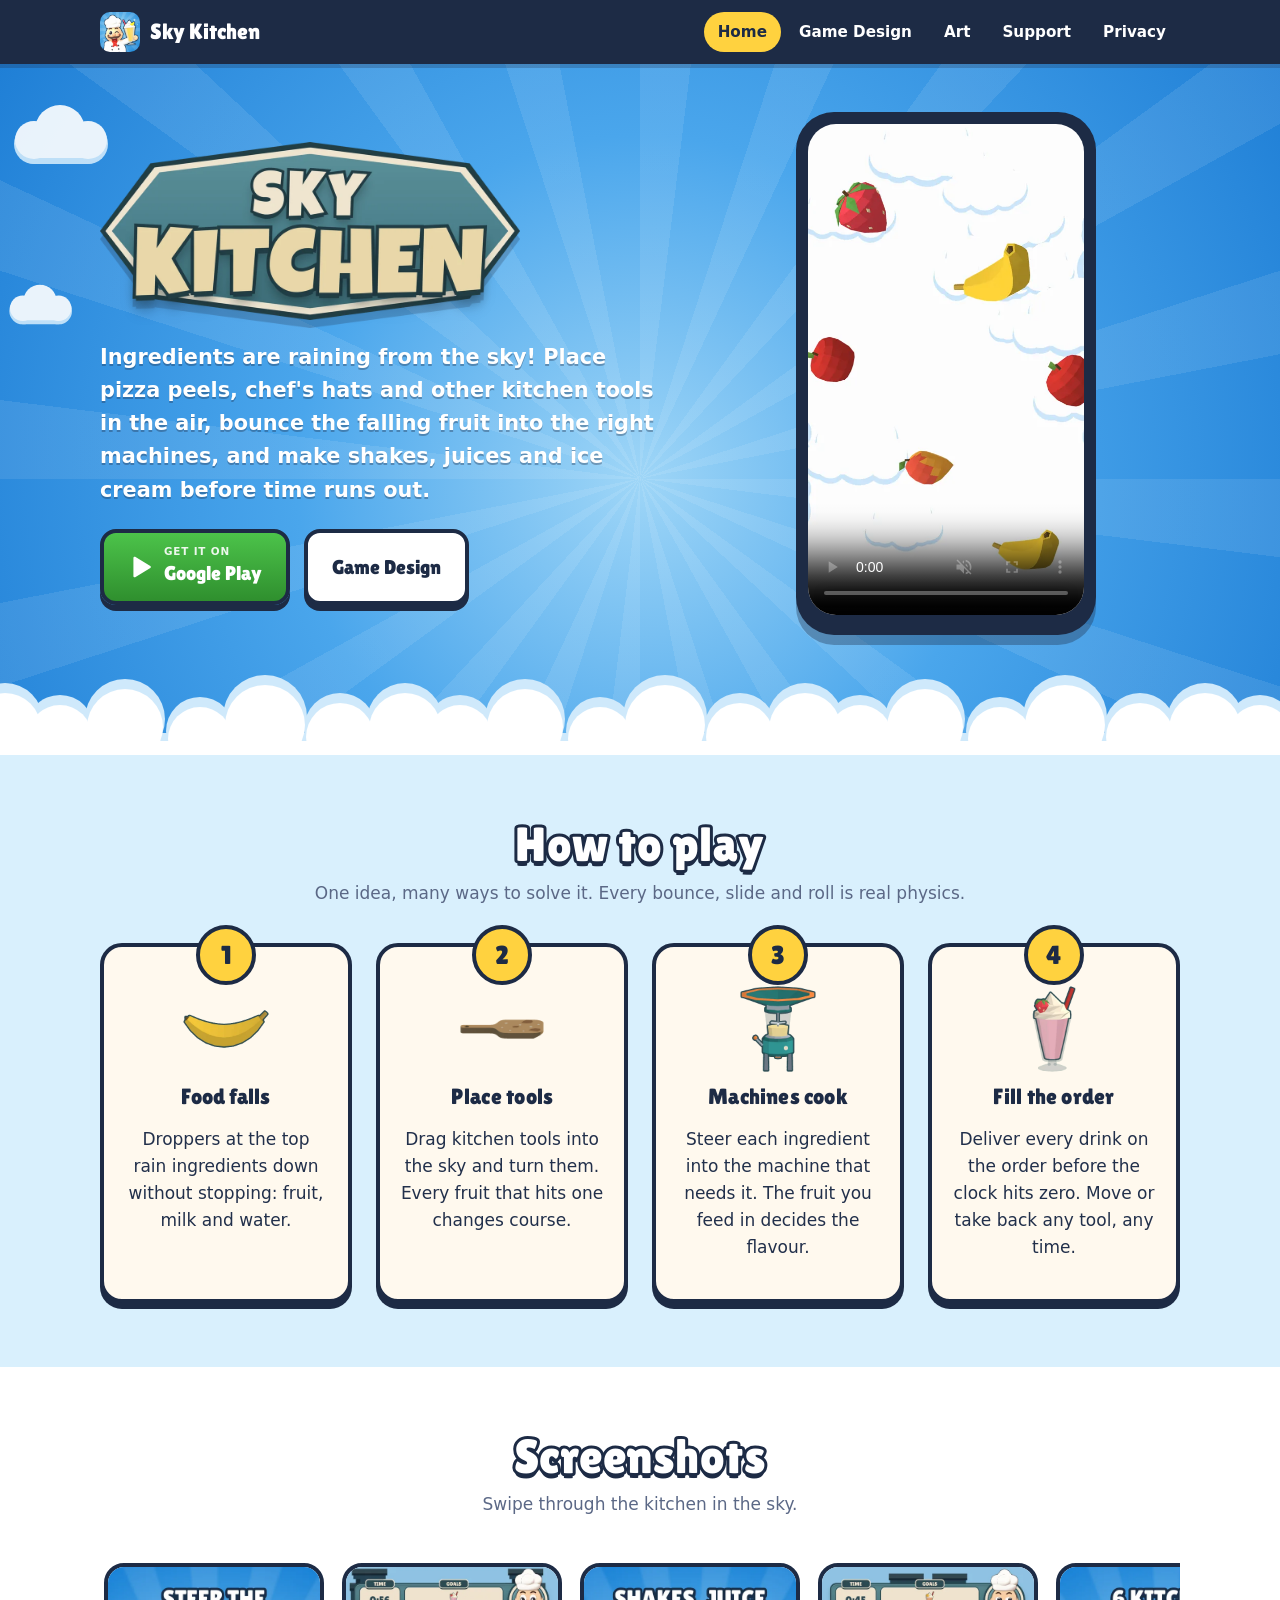
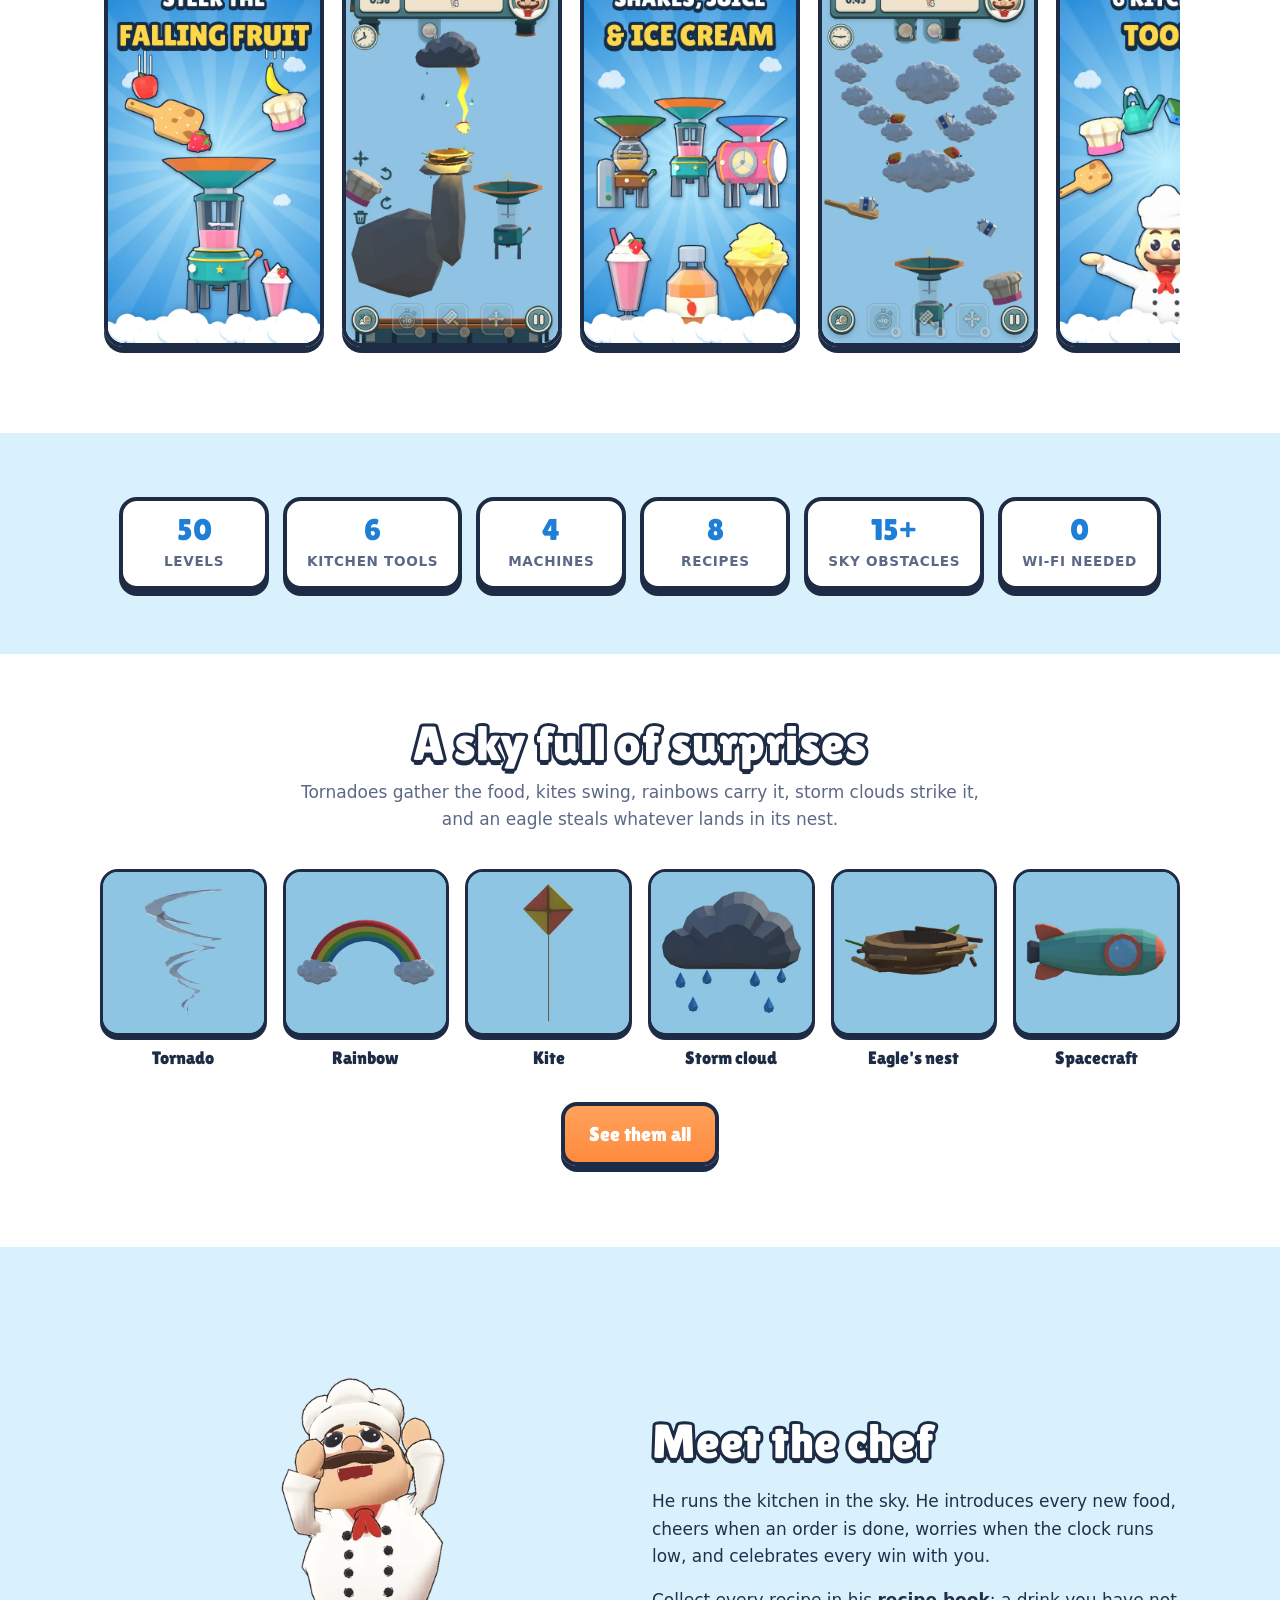
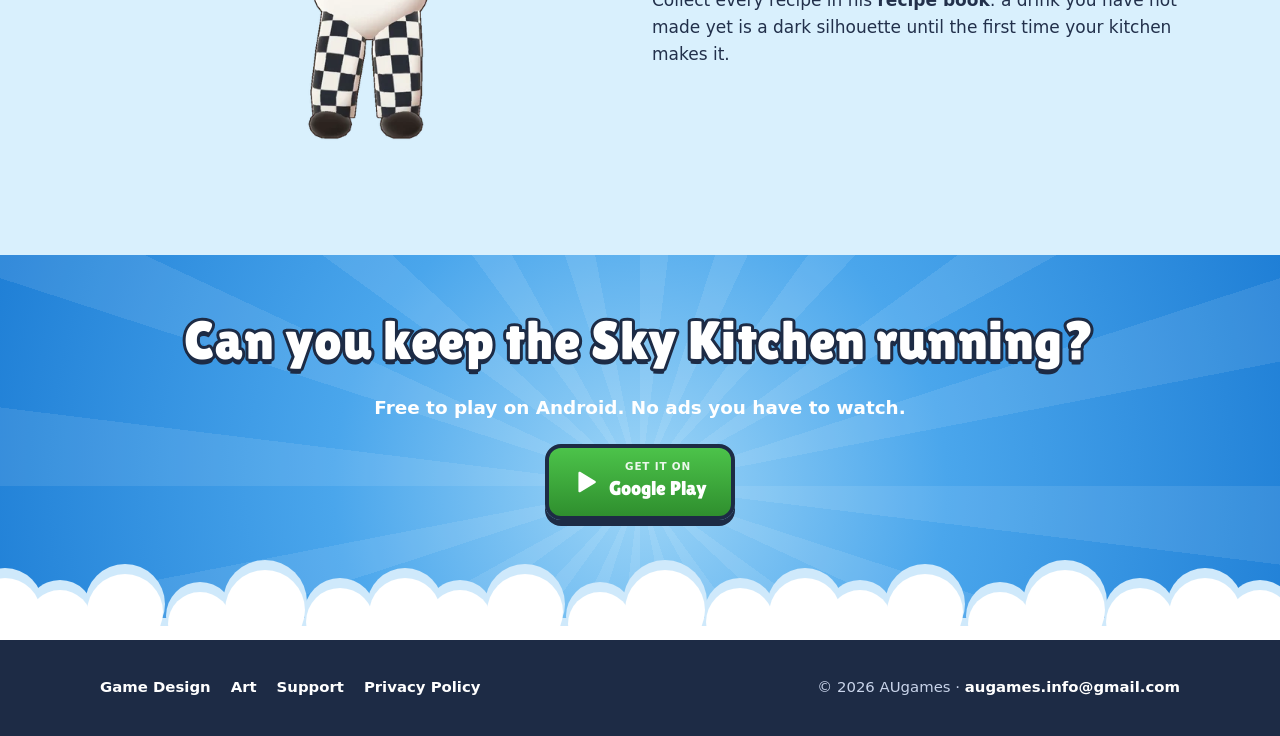
<file: index.html>
<!doctype html>
<html lang="en">
<head>
<meta charset="utf-8">
<meta name="viewport" content="width=device-width, initial-scale=1">
<title>Sky Kitchen – Steer the falling fruit, fill every order</title>
<meta name="description" content="Sky Kitchen is a physics puzzle game for Android. Ingredients rain from the sky: place kitchen tools to steer them into machines and make shakes, juices and ice cream before time runs out.">
<meta property="og:title" content="Sky Kitchen">
<meta property="og:description" content="Steer the falling fruit with kitchen tools and fill every order in the sky!">
<meta property="og:image" content="img/feature.webp">
<link rel="icon" href="favicon.png">
<link rel="stylesheet" href="css/site.css">
<script src="js/site.js" defer></script>
</head>
<body>

<header class="topbar">
  <div class="wrap">
    <a class="brand" href="./"><img src="img/icon.webp" alt=""><span>Sky Kitchen</span></a>
    <button class="menu-toggle" aria-expanded="false" aria-controls="nav">Menu</button>
    <nav class="nav" id="nav">
      <a href="./" aria-current="page">Home</a>
      <a href="design.html">Game Design</a>
      <a href="art.html">Art</a>
      <a href="support.html">Support</a>
      <a href="privacy/">Privacy</a>
    </nav>
  </div>
</header>

<main>
  <section class="sky hero">
    <img class="floaty" src="img/cloud.svg" alt="" style="top:40px;animation-duration:34s">
    <img class="floaty" src="img/cloud.svg" alt="" style="top:220px;width:80px;animation-duration:46s;animation-delay:-20s">
    <div class="wrap">
      <div>
        <img class="hero-logo" src="img/logo-sign.webp" alt="Sky Kitchen">
        <p class="lead">Ingredients are raining from the sky! Place pizza peels, chef's hats and other kitchen tools in the air, bounce the falling fruit into the right machines, and make shakes, juices and ice cream before time runs out.</p>
        <div class="actions">
          <a class="btn green" href="https://play.google.com/store/apps/details?id=com.augames.skykitchen">
            <svg viewBox="0 0 24 24" aria-hidden="true"><path fill="#fff" d="M5 3.5v17c0 .8.9 1.3 1.6.9l14-8.5c.7-.4.7-1.4 0-1.8l-14-8.5C5.9 2.2 5 2.7 5 3.5z"/></svg>
            <span><small>GET IT ON</small>Google Play</span>
          </a>
          <a class="btn white" href="design.html">Game Design</a>
        </div>
      </div>
      <div class="phone bob">
        <video src="media/gameplay.mp4" poster="media/poster.webp" autoplay muted loop playsinline controls preload="metadata"></video>
      </div>
    </div>
    <div class="clouds"></div>
  </section>

  <section class="block">
    <div class="wrap">
      <h2 class="section-title outlined">How to play</h2>
      <p class="section-sub">One idea, many ways to solve it. Every bounce, slide and roll is real physics.</p>
      <div class="grid four steps">
        <div class="card step">
          <img src="img/items/banana.webp" alt="">
          <h3>Food falls</h3>
          <p>Droppers at the top rain ingredients down without stopping: fruit, milk and water.</p>
        </div>
        <div class="card step">
          <img src="img/renders/peel-cutout.webp" alt="">
          <h3>Place tools</h3>
          <p>Drag kitchen tools into the sky and turn them. Every fruit that hits one changes course.</p>
        </div>
        <div class="card step">
          <img src="img/items/machine-milkshake.webp" alt="">
          <h3>Machines cook</h3>
          <p>Steer each ingredient into the machine that needs it. The fruit you feed in decides the flavour.</p>
        </div>
        <div class="card step">
          <img src="img/items/strawberry-milkshake.webp" alt="">
          <h3>Fill the order</h3>
          <p>Deliver every drink on the order before the clock hits zero. Move or take back any tool, any time.</p>
        </div>
      </div>
    </div>
  </section>

  <section class="block alt">
    <div class="wrap">
      <h2 class="section-title outlined">Screenshots</h2>
      <p class="section-sub">Swipe through the kitchen in the sky.</p>
      <div class="strip">
        <img src="img/screens/falling-fruit.webp" alt="Ingredients falling from the sky" loading="lazy">
        <img src="img/screens/storm-gameplay.webp" alt="A level with a storm cloud" loading="lazy">
        <img src="img/screens/shakes-juice-ice-cream.webp" alt="Shakes, juice and ice cream" loading="lazy">
        <img src="img/screens/clouds-gameplay.webp" alt="A level with clouds" loading="lazy">
        <img src="img/screens/kitchen-tools.webp" alt="Six kitchen tools" loading="lazy">
        <img src="img/screens/sky-surprises.webp" alt="Sky surprises" loading="lazy">
        <img src="img/screens/recipes.webp" alt="The recipe book" loading="lazy">
        <img src="img/screens/levels.webp" alt="50 levels" loading="lazy">
      </div>
    </div>
  </section>

  <section class="block">
    <div class="wrap">
      <div class="facts">
        <div class="fact"><b>50</b><span>Levels</span></div>
        <div class="fact"><b>6</b><span>Kitchen tools</span></div>
        <div class="fact"><b>4</b><span>Machines</span></div>
        <div class="fact"><b>8</b><span>Recipes</span></div>
        <div class="fact"><b>15+</b><span>Sky obstacles</span></div>
        <div class="fact"><b>0</b><span>Wi-Fi needed</span></div>
      </div>
    </div>
  </section>

  <section class="block alt">
    <div class="wrap">
      <h2 class="section-title outlined">A sky full of surprises</h2>
      <p class="section-sub">Tornadoes gather the food, kites swing, rainbows carry it, storm clouds strike it, and an eagle steals whatever lands in its nest.</p>
      <div class="grid six">
        <div class="food"><div class="pic render"><img src="img/renders/tornado.webp" alt=""></div><b>Tornado</b></div>
        <div class="food"><div class="pic render"><img src="img/renders/rainbow.webp" alt=""></div><b>Rainbow</b></div>
        <div class="food"><div class="pic render"><img src="img/renders/kite.webp" alt=""></div><b>Kite</b></div>
        <div class="food"><div class="pic render"><img src="img/renders/storm-cloud.webp" alt=""></div><b>Storm cloud</b></div>
        <div class="food"><div class="pic render"><img src="img/renders/nest.webp" alt=""></div><b>Eagle's nest</b></div>
        <div class="food"><div class="pic render"><img src="img/renders/spacecraft.webp" alt=""></div><b>Spacecraft</b></div>
      </div>
      <p style="text-align:center;margin-top:30px"><a class="btn orange" href="design.html#sky">See them all</a></p>
    </div>
  </section>

  <section class="block">
    <div class="wrap grid two" style="align-items:center">
      <img src="img/renders/chef-cheer-cutout.webp" alt="The chef" style="width:min(360px,80%);margin:0 auto" class="bob">
      <div>
        <h2 class="outlined" style="font-size:clamp(2rem,5vw,3rem)">Meet the chef</h2>
        <p>He runs the kitchen in the sky. He introduces every new food, cheers when an order is done, worries when the clock runs low, and celebrates every win with you.</p>
        <p>Collect every recipe in his <strong>recipe book</strong>: a drink you have not made yet is a dark silhouette until the first time your kitchen makes it.</p>
      </div>
    </div>
  </section>

  <section class="sky" style="padding:56px 0 120px;text-align:center">
    <div class="wrap">
      <h2 class="outlined" style="font-size:clamp(2rem,6vw,3.4rem)">Can you keep the Sky Kitchen running?</h2>
      <p style="font-weight:600;font-size:1.15rem;margin:0 0 22px">Free to play on Android. No ads you have to watch.</p>
      <a class="btn green" href="https://play.google.com/store/apps/details?id=com.augames.skykitchen">
        <svg viewBox="0 0 24 24" aria-hidden="true"><path fill="#fff" d="M5 3.5v17c0 .8.9 1.3 1.6.9l14-8.5c.7-.4.7-1.4 0-1.8l-14-8.5C5.9 2.2 5 2.7 5 3.5z"/></svg>
        <span><small>GET IT ON</small>Google Play</span>
      </a>
    </div>
    <div class="clouds"></div>
  </section>
</main>

<footer class="site">
  <div class="wrap">
    <div class="links">
      <a href="design.html">Game Design</a>
      <a href="art.html">Art</a>
      <a href="support.html">Support</a>
      <a href="privacy/">Privacy Policy</a>
    </div>
    <div class="copy">&copy; <span data-year>2026</span> AUgames &middot; <a href="mailto:augames.info@gmail.com">augames.info@gmail.com</a></div>
  </div>
</footer>
</body>
</html>
</file>
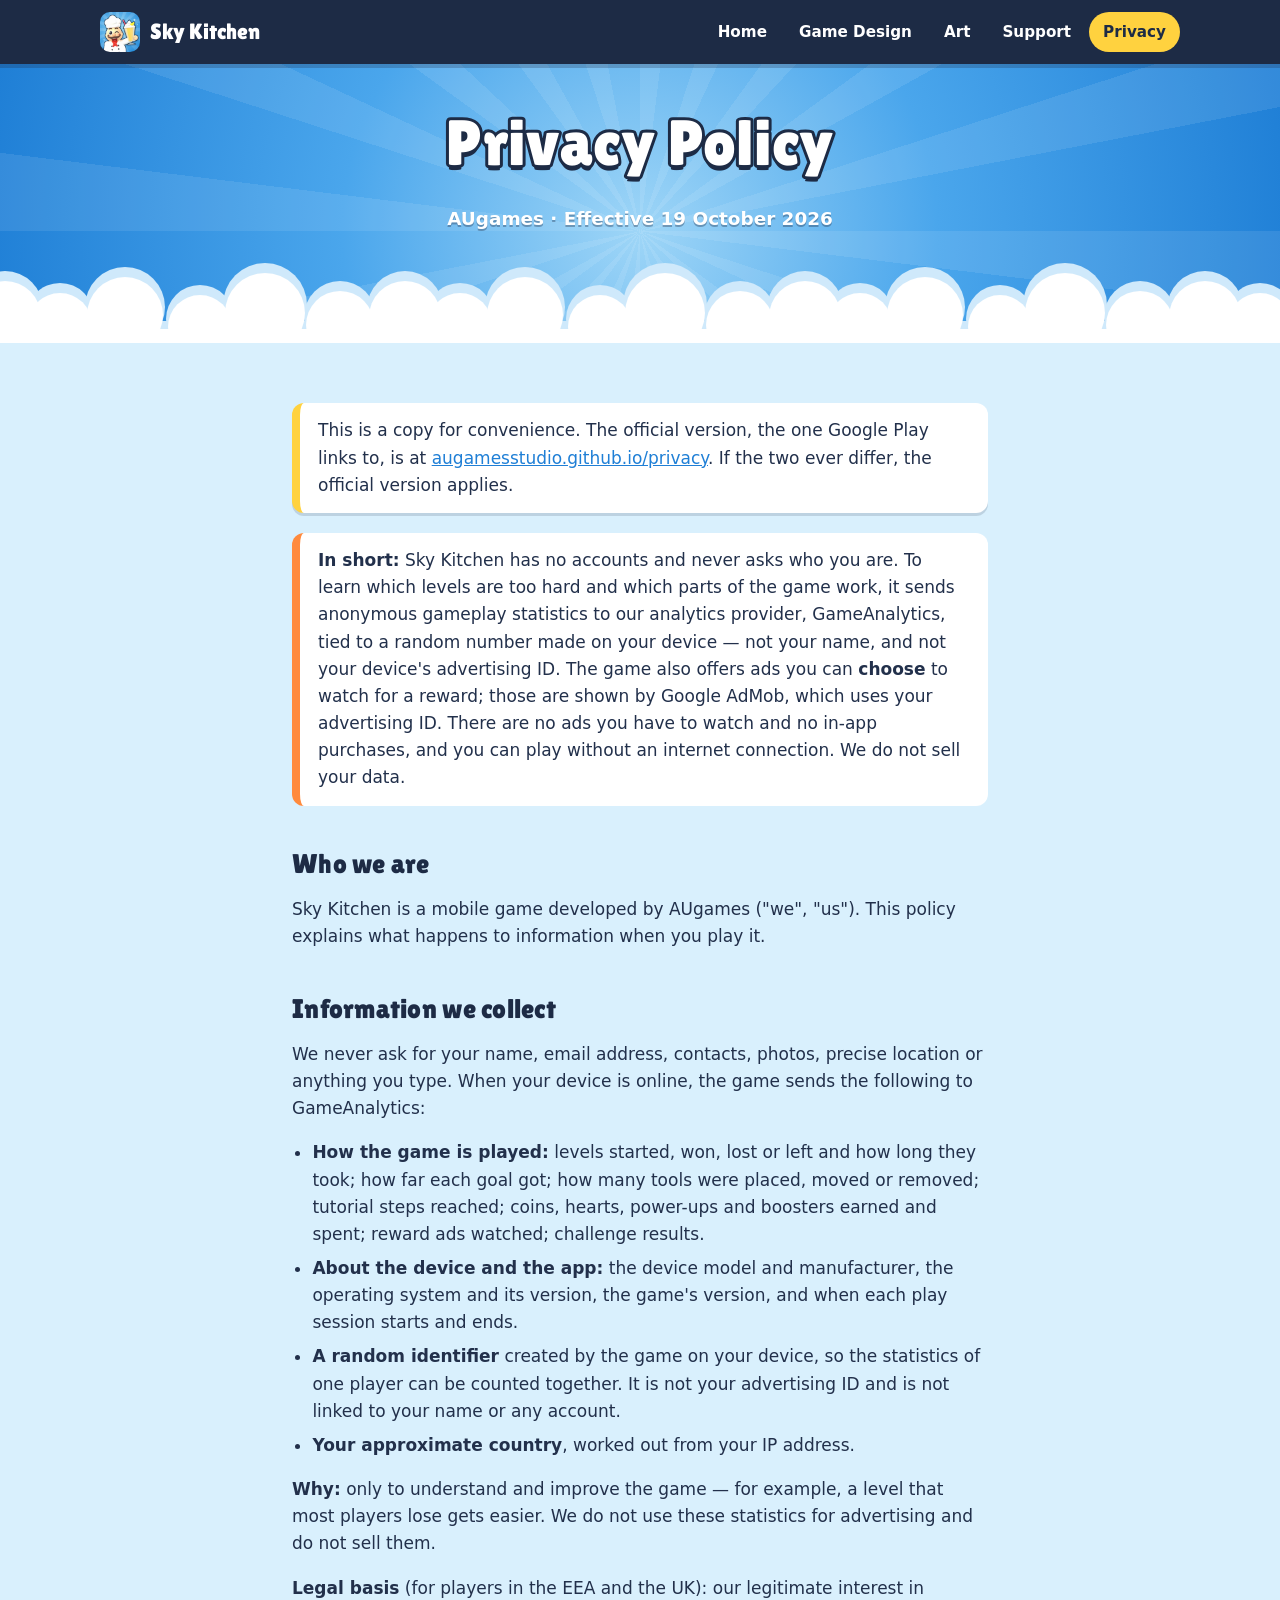
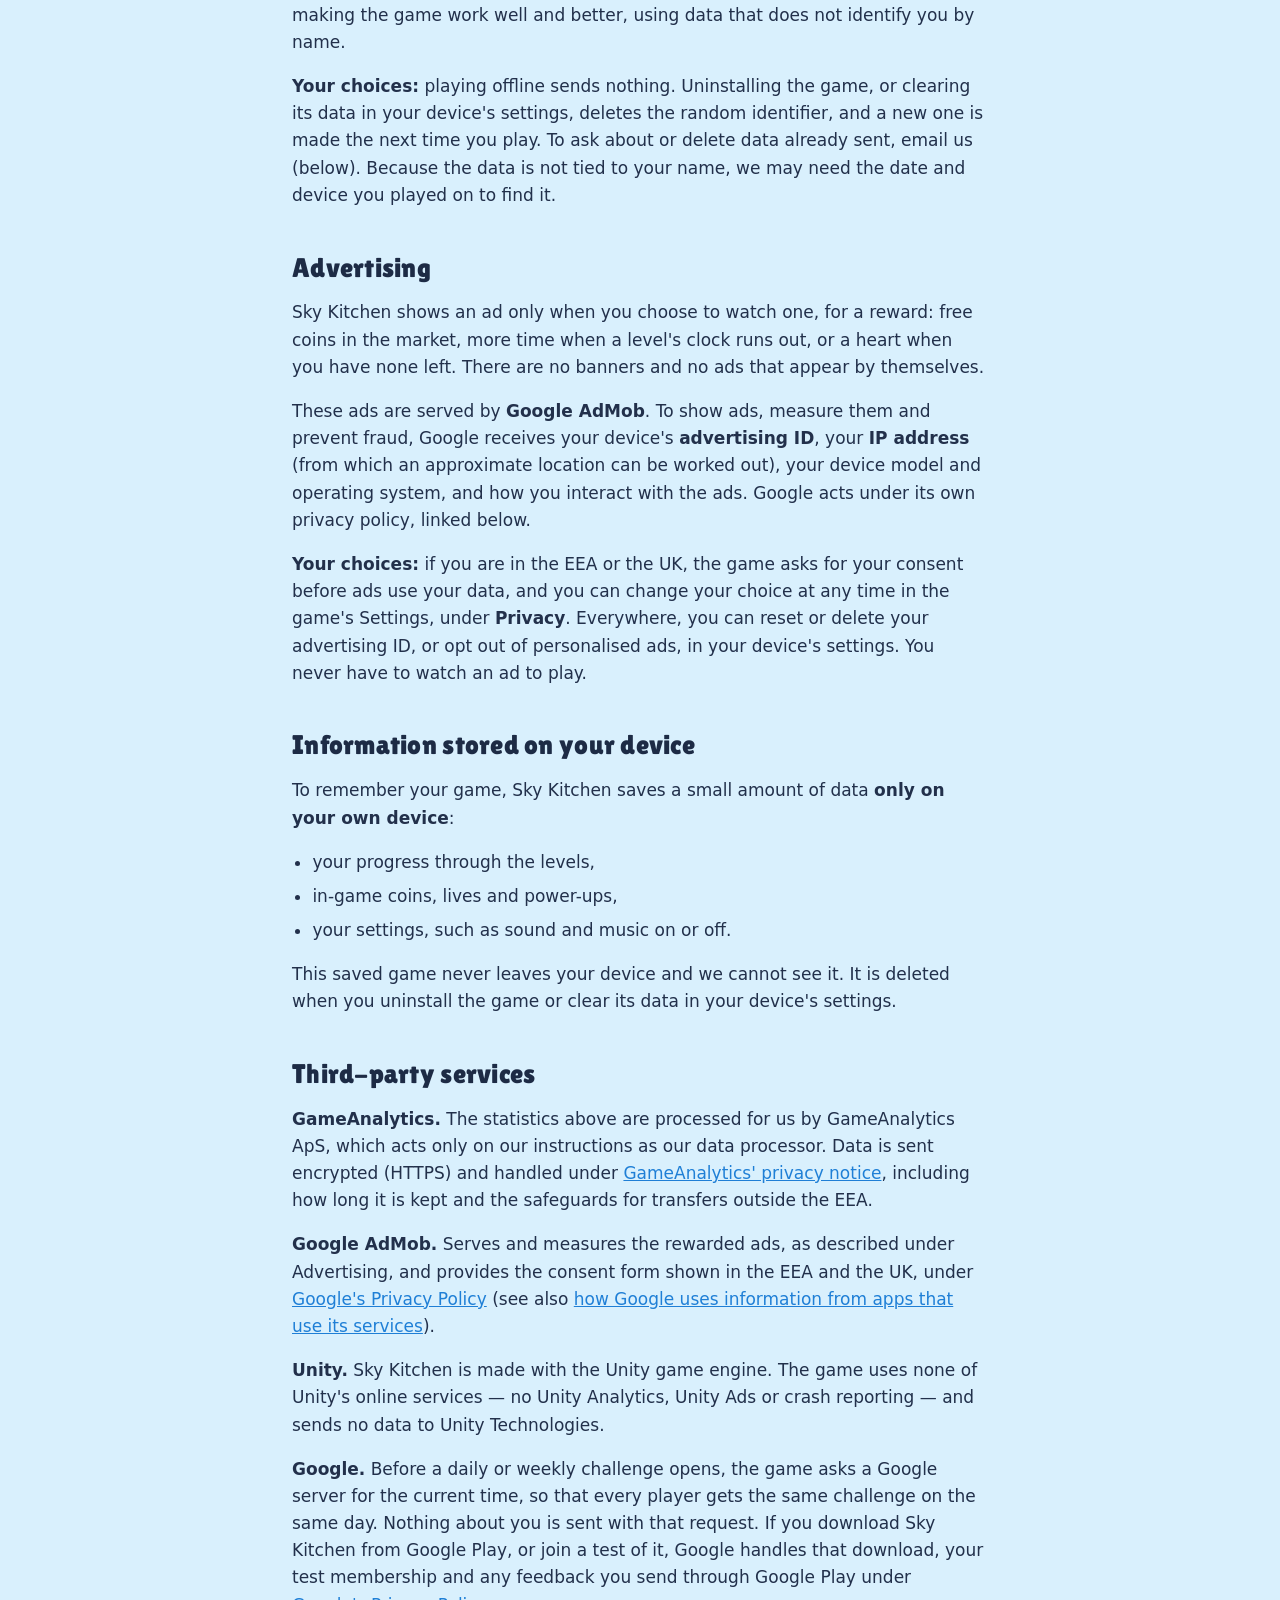
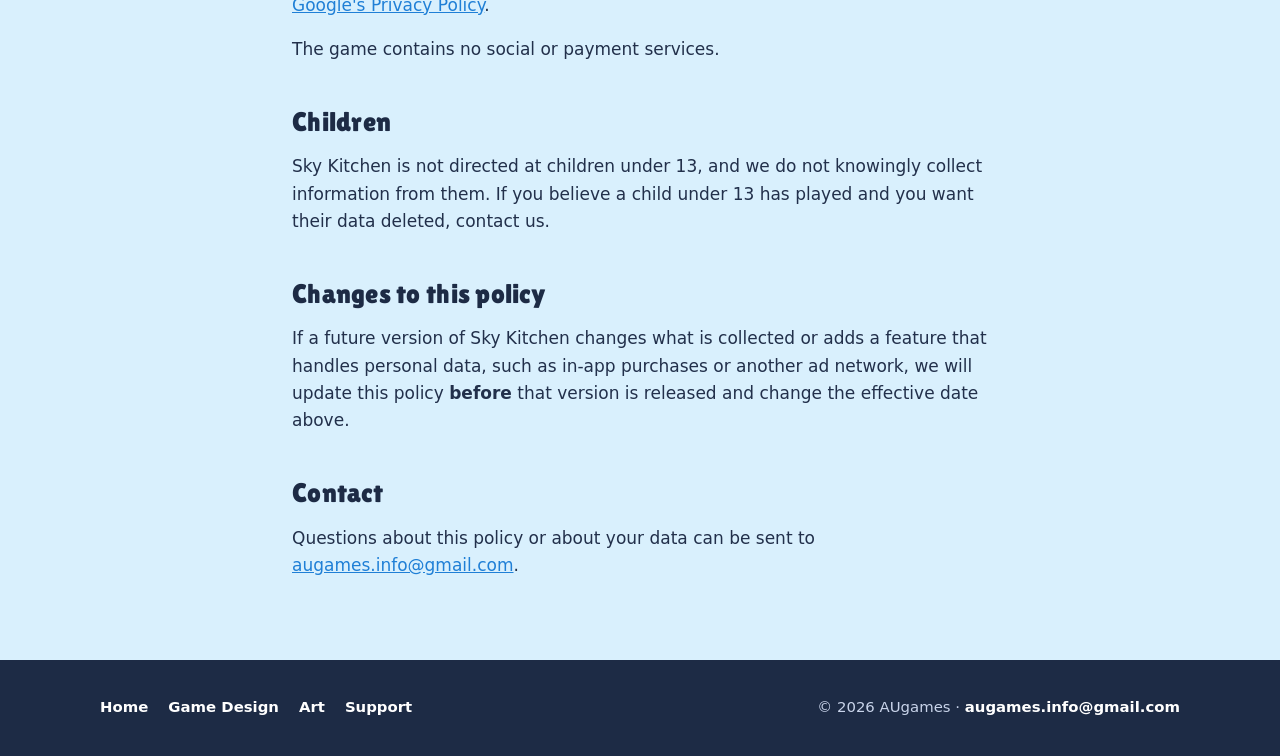
<file: privacy/index.html>
<!doctype html>
<html lang="en">
<head>
<meta charset="utf-8">
<meta name="viewport" content="width=device-width, initial-scale=1">
<title>Privacy Policy – Sky Kitchen</title>
<meta name="description" content="Privacy policy for Sky Kitchen, a mobile game by AUgames.">
<link rel="canonical" href="https://augamesstudio.github.io/privacy/">
<link rel="icon" href="../favicon.png">
<link rel="stylesheet" href="../css/site.css">
<script src="../js/site.js" defer></script>
</head>
<body>

<header class="topbar">
  <div class="wrap">
    <a class="brand" href="../"><img src="../img/icon.webp" alt=""><span>Sky Kitchen</span></a>
    <button class="menu-toggle" aria-expanded="false" aria-controls="nav">Menu</button>
    <nav class="nav" id="nav">
      <a href="../">Home</a>
      <a href="../design.html">Game Design</a>
      <a href="../art.html">Art</a>
      <a href="../support.html">Support</a>
      <a href="./" aria-current="page">Privacy</a>
    </nav>
  </div>
</header>

<main>
  <section class="sky page-head">
    <div class="wrap">
      <h1 class="outlined">Privacy Policy</h1>
      <p>AUgames &middot; Effective 19 October 2026</p>
    </div>
    <div class="clouds"></div>
  </section>

  <section class="block" style="padding-top:40px">
    <div class="wrap prose">
      <!-- A copy of store/privacy/index.html in the game's repository, which is published at
           augamesstudio.github.io/privacy/ and is the version Google Play links to. When that
           policy changes, change this copy in the same sitting. -->
      <div class="note">This is a copy for convenience. The official version, the one Google Play links to, is at
      <a href="https://augamesstudio.github.io/privacy/">augamesstudio.github.io/privacy</a>. If the two ever differ, the official version applies.</div>

      <p class="summary"><strong>In short:</strong> Sky Kitchen has no accounts and never asks who you are. To learn
      which levels are too hard and which parts of the game work, it sends anonymous gameplay statistics to our
      analytics provider, GameAnalytics, tied to a random number made on your device &mdash; not your name, and not
      your device's advertising ID. The game also offers ads you can <strong>choose</strong> to watch for a reward;
      those are shown by Google AdMob, which uses your advertising ID. There are no ads you have to
      watch and no in-app purchases, and you can play without an internet connection. We do not sell your data.</p>

      <h2>Who we are</h2>
      <p>Sky Kitchen is a mobile game developed by AUgames ("we", "us"). This policy explains what happens to
      information when you play it.</p>

      <h2>Information we collect</h2>
      <p>We never ask for your name, email address, contacts, photos, precise location or anything you type. When
      your device is online, the game sends the following to GameAnalytics:</p>
      <ul>
        <li><strong>How the game is played:</strong> levels started, won, lost or left and how long they took; how
        far each goal got; how many tools were placed, moved or removed; tutorial steps reached; coins, hearts,
        power-ups and boosters earned and spent; reward ads watched; challenge results.</li>
        <li><strong>About the device and the app:</strong> the device model and manufacturer, the operating system
        and its version, the game's version, and when each play session starts and ends.</li>
        <li><strong>A random identifier</strong> created by the game on your device, so the statistics of one player
        can be counted together. It is not your advertising ID and is not linked to your name or any account.</li>
        <li><strong>Your approximate country</strong>, worked out from your IP address.</li>
      </ul>
      <p><strong>Why:</strong> only to understand and improve the game &mdash; for example, a level that most players
      lose gets easier. We do not use these statistics for advertising and do not sell them.</p>
      <p><strong>Legal basis</strong> (for players in the EEA and the UK): our legitimate interest in making the game
      work well and better, using data that does not identify you by name.</p>
      <p><strong>Your choices:</strong> playing offline sends nothing. Uninstalling the game, or clearing its data in
      your device's settings, deletes the random identifier, and a new one is made the next time you play. To ask
      about or delete data already sent, email us (below). Because the data is not tied to your name, we may need the
      date and device you played on to find it.</p>

      <h2>Advertising</h2>
      <p>Sky Kitchen shows an ad only when you choose to watch one, for a reward: free coins in the market, more
      time when a level's clock runs out, or a heart when you have none left. There are no banners and no ads that
      appear by themselves.</p>
      <p>These ads are served by <strong>Google AdMob</strong>. To show ads, measure them and prevent fraud,
      Google receives your device's <strong>advertising ID</strong>, your <strong>IP address</strong> (from
      which an approximate location can be worked out), your device model and operating system, and how you
      interact with the ads. Google acts under its own privacy policy, linked below.</p>
      <p><strong>Your choices:</strong> if you are in the EEA or the UK, the game asks for your consent before ads
      use your data, and you can change your choice at any time in the game's Settings, under
      <strong>Privacy</strong>. Everywhere, you can reset or delete your advertising ID, or opt out of personalised
      ads, in your device's settings. You never have to watch an ad to play.</p>

      <h2>Information stored on your device</h2>
      <p>To remember your game, Sky Kitchen saves a small amount of data <strong>only on your own device</strong>:</p>
      <ul>
        <li>your progress through the levels,</li>
        <li>in-game coins, lives and power-ups,</li>
        <li>your settings, such as sound and music on or off.</li>
      </ul>
      <p>This saved game never leaves your device and we cannot see it. It is deleted when you uninstall the game or
      clear its data in your device's settings.</p>

      <h2>Third-party services</h2>
      <p><strong>GameAnalytics.</strong> The statistics above are processed for us by GameAnalytics ApS, which acts
      only on our instructions as our data processor. Data is sent encrypted (HTTPS) and handled under
      <a href="https://www.gameanalytics.com/trust/privacy-notice">GameAnalytics' privacy notice</a>, including how
      long it is kept and the safeguards for transfers outside the EEA.</p>
      <p><strong>Google AdMob.</strong> Serves and measures the rewarded ads, as described under Advertising, and
      provides the consent form shown in the EEA and the UK, under <a href="https://policies.google.com/privacy">Google's Privacy Policy</a>
      (see also <a href="https://policies.google.com/technologies/partner-sites">how Google uses information from
      apps that use its services</a>).</p>
      <p><strong>Unity.</strong> Sky Kitchen is made with the Unity game engine. The game uses none of Unity's online
      services &mdash; no Unity Analytics, Unity Ads or crash reporting &mdash; and sends no data to Unity
      Technologies.</p>
      <p><strong>Google.</strong> Before a daily or weekly challenge opens, the game asks a Google server for the
      current time, so that every player gets the same challenge on the same day. Nothing about you is sent with that
      request. If you download Sky Kitchen from Google Play, or join a test of it, Google handles that download, your
      test membership and any feedback you send through Google Play under
      <a href="https://policies.google.com/privacy">Google's Privacy Policy</a>.</p>
      <p>The game contains no social or payment services.</p>

      <h2>Children</h2>
      <p>Sky Kitchen is not directed at children under 13, and we do not knowingly collect information from them.
      If you believe a child under 13 has played and you want their data deleted, contact us.</p>

      <h2>Changes to this policy</h2>
      <p>If a future version of Sky Kitchen changes what is collected or adds a feature that handles personal data,
      such as in-app purchases or another ad network, we will update this policy <strong>before</strong> that version is
      released and change the effective date above.</p>

      <h2>Contact</h2>
      <p>Questions about this policy or about your data can be sent to
      <a href="mailto:augames.info@gmail.com">augames.info@gmail.com</a>.</p>
    </div>
  </section>
</main>

<footer class="site">
  <div class="wrap">
    <div class="links">
      <a href="../">Home</a>
      <a href="../design.html">Game Design</a>
      <a href="../art.html">Art</a>
      <a href="../support.html">Support</a>
    </div>
    <div class="copy">&copy; <span data-year>2026</span> AUgames &middot; <a href="mailto:augames.info@gmail.com">augames.info@gmail.com</a></div>
  </div>
</footer>
</body>
</html>
</file>
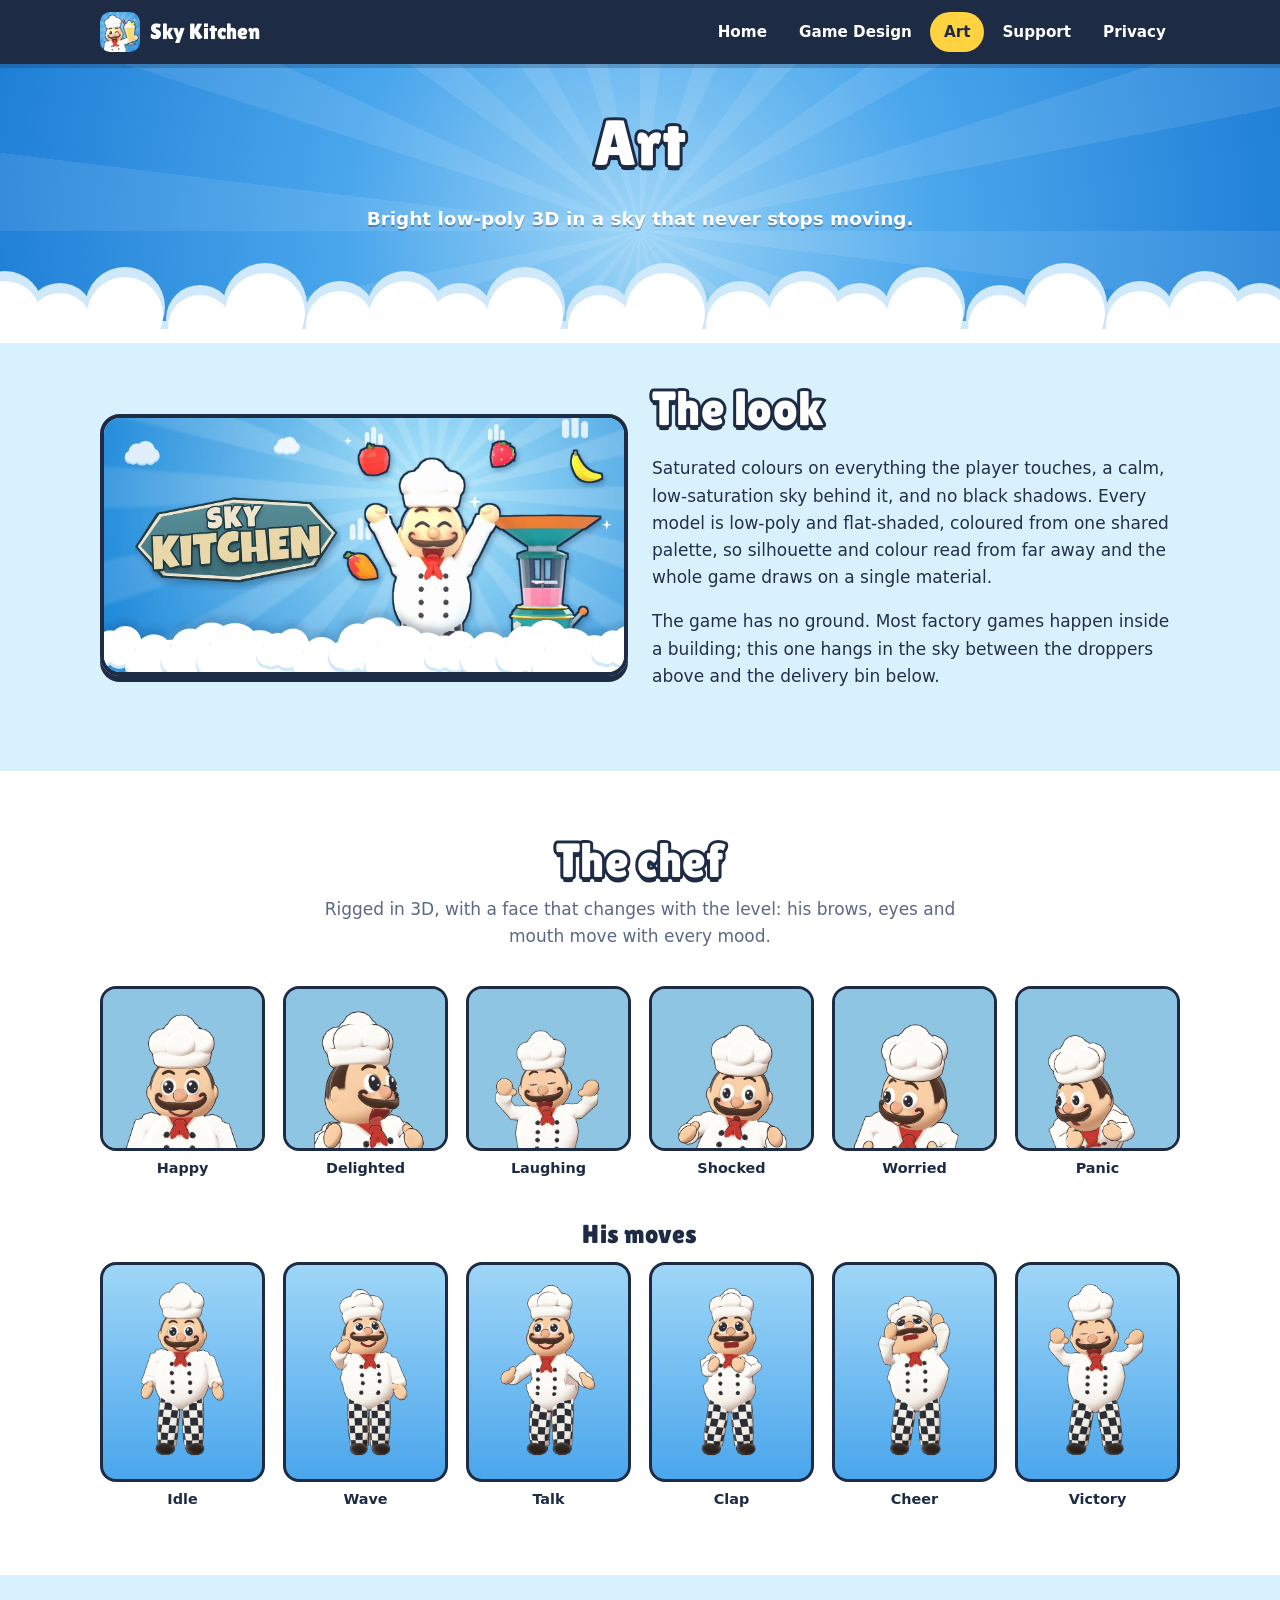
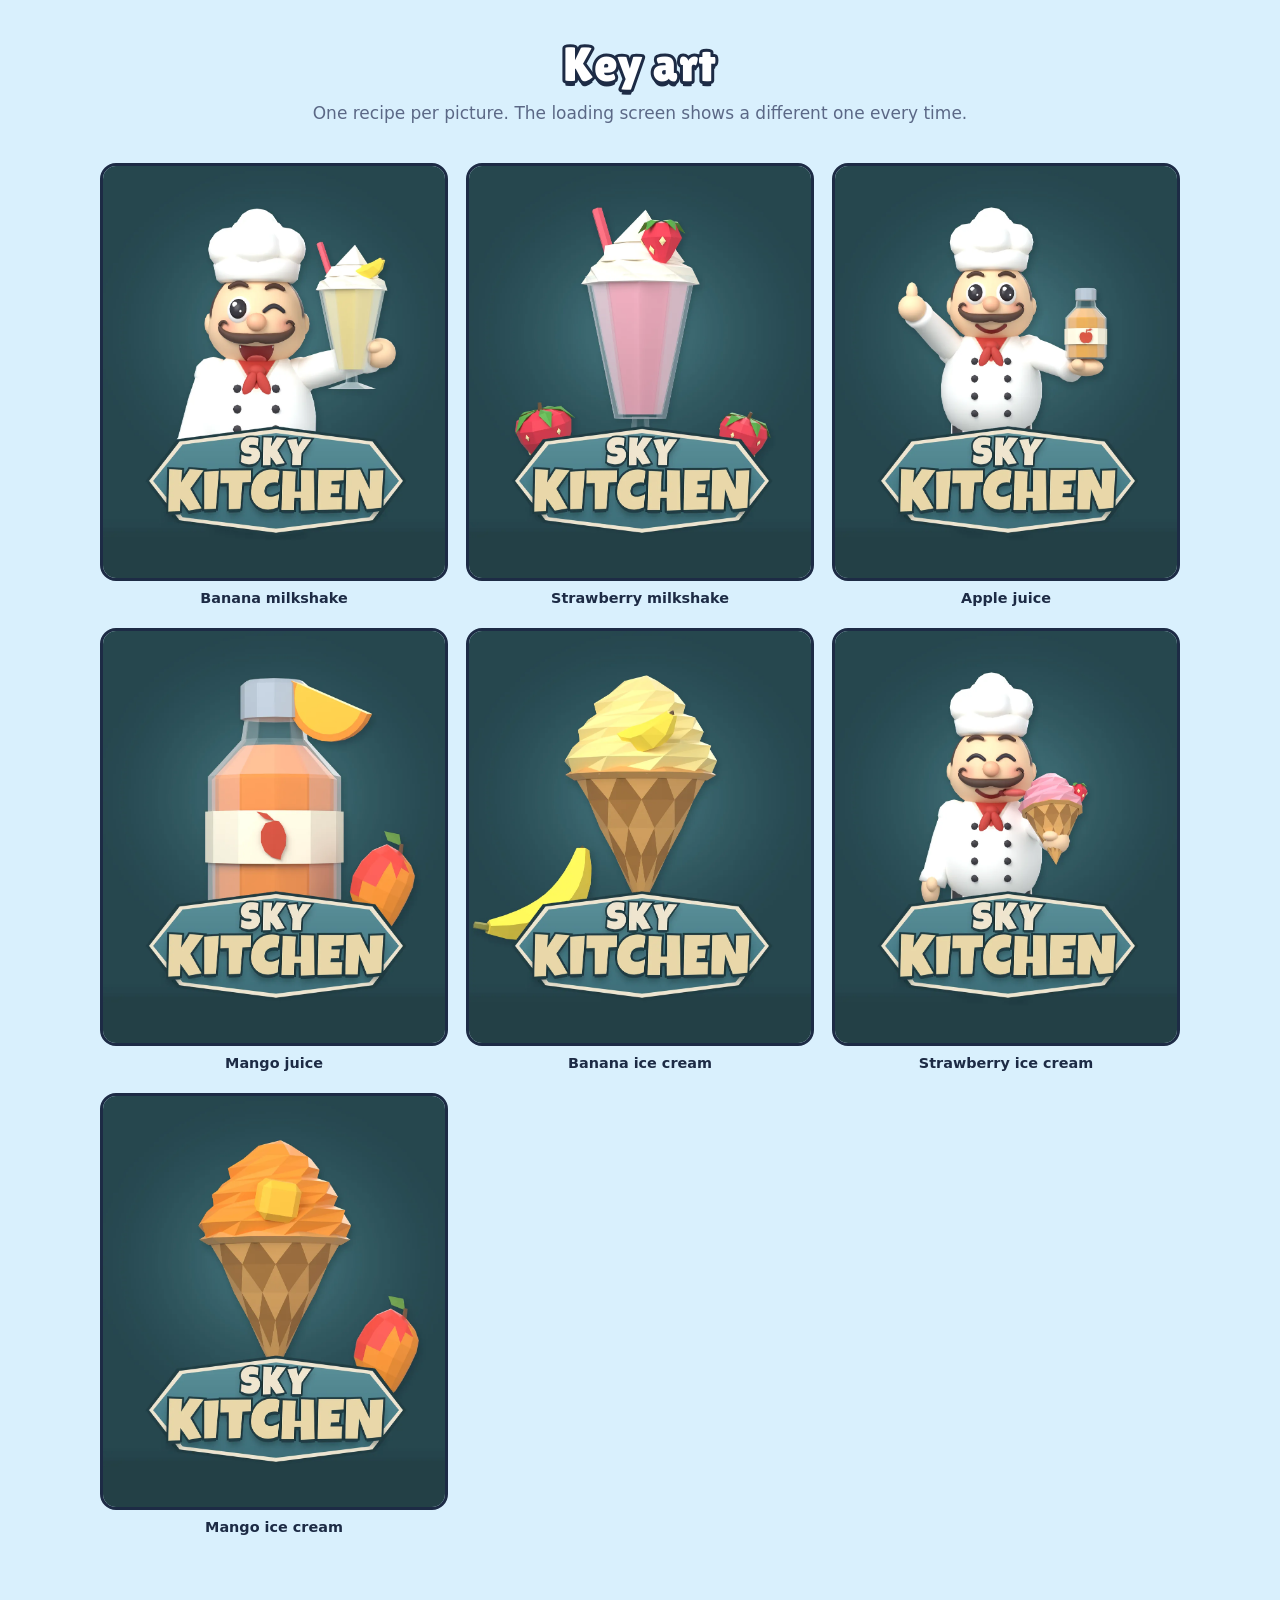
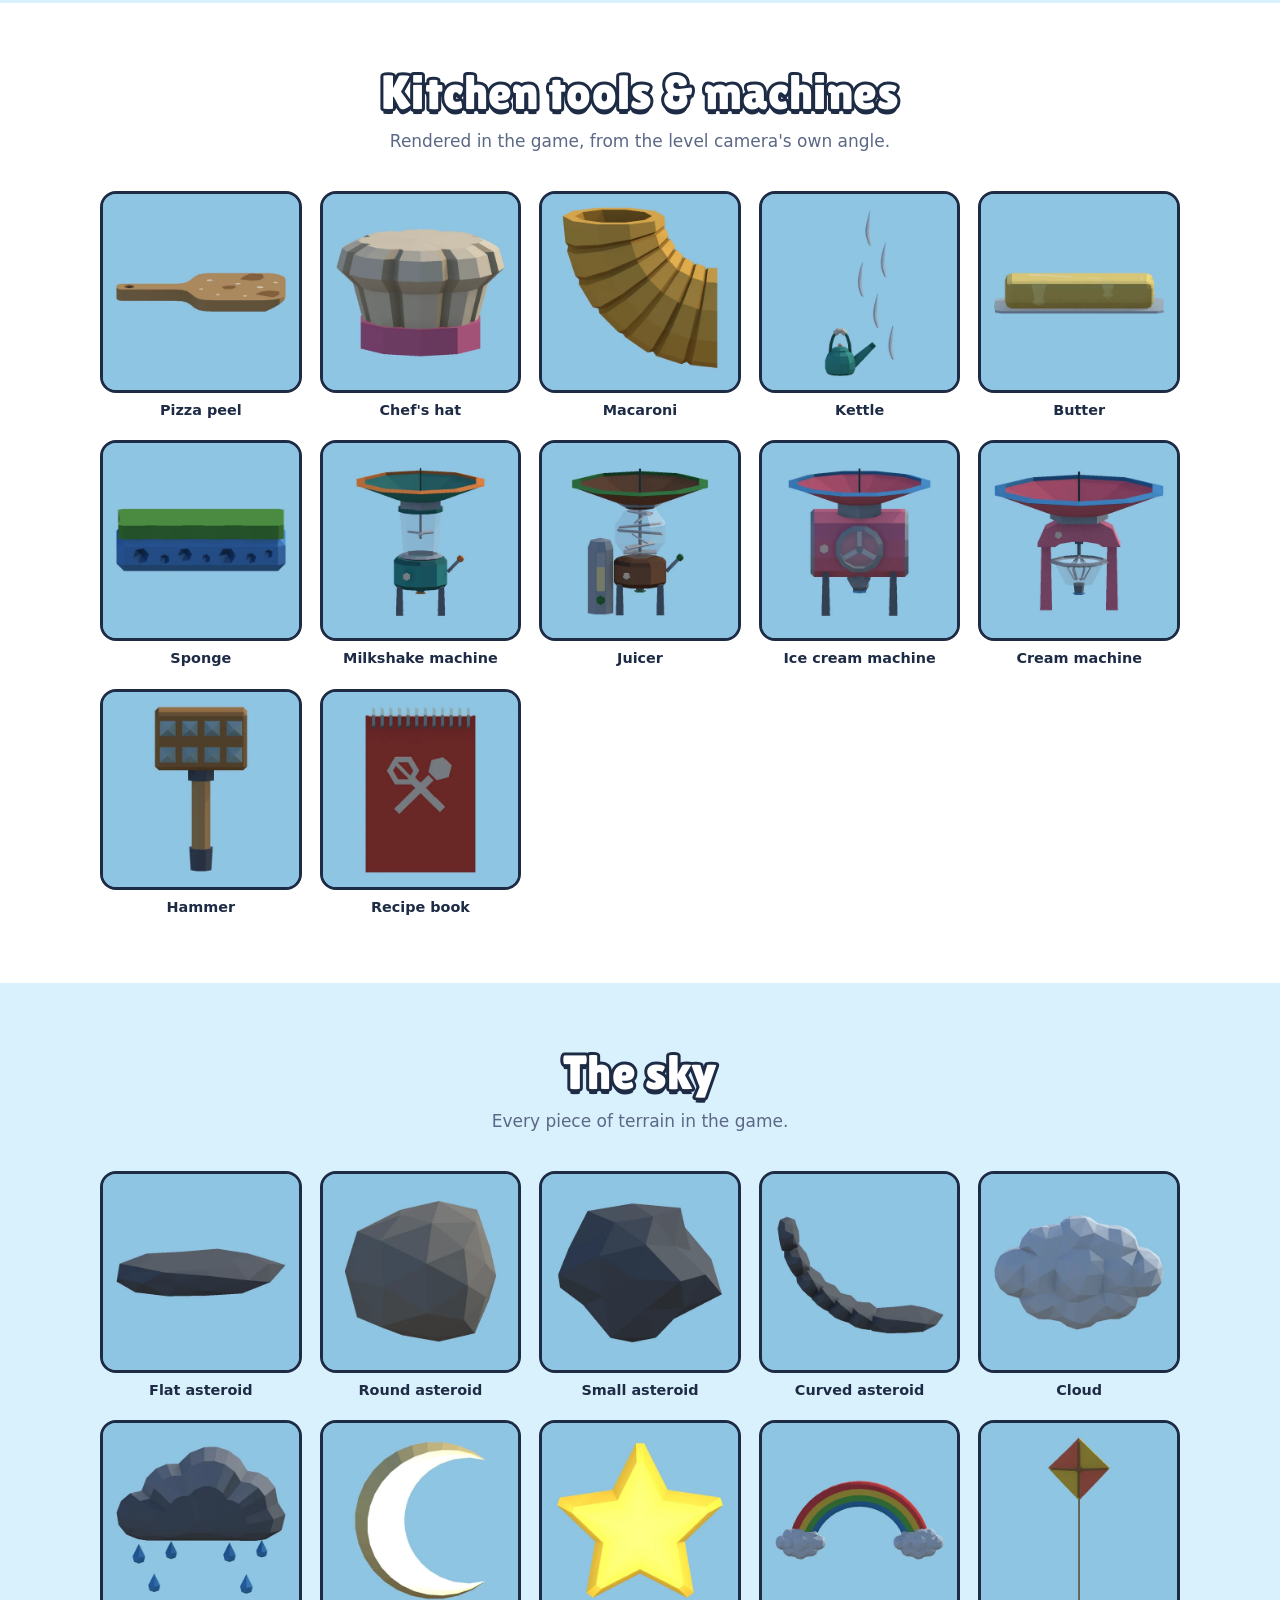
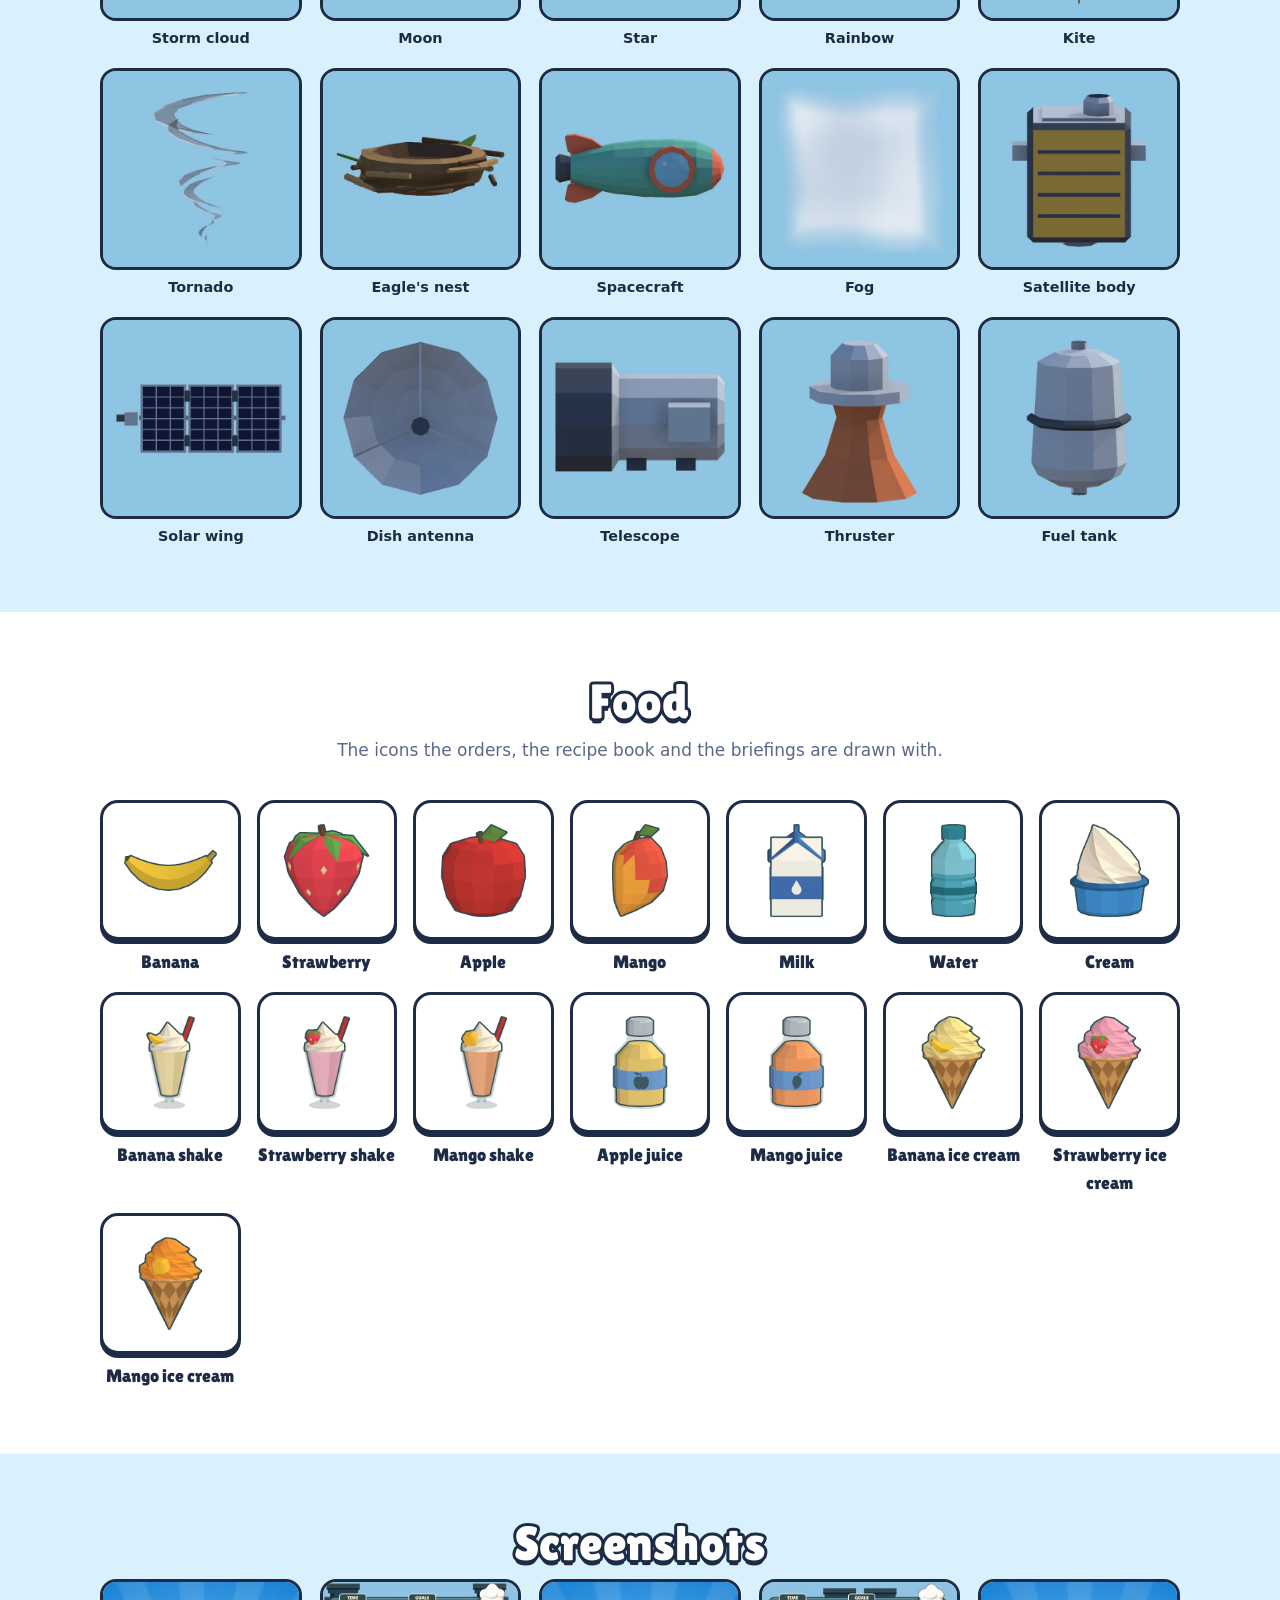
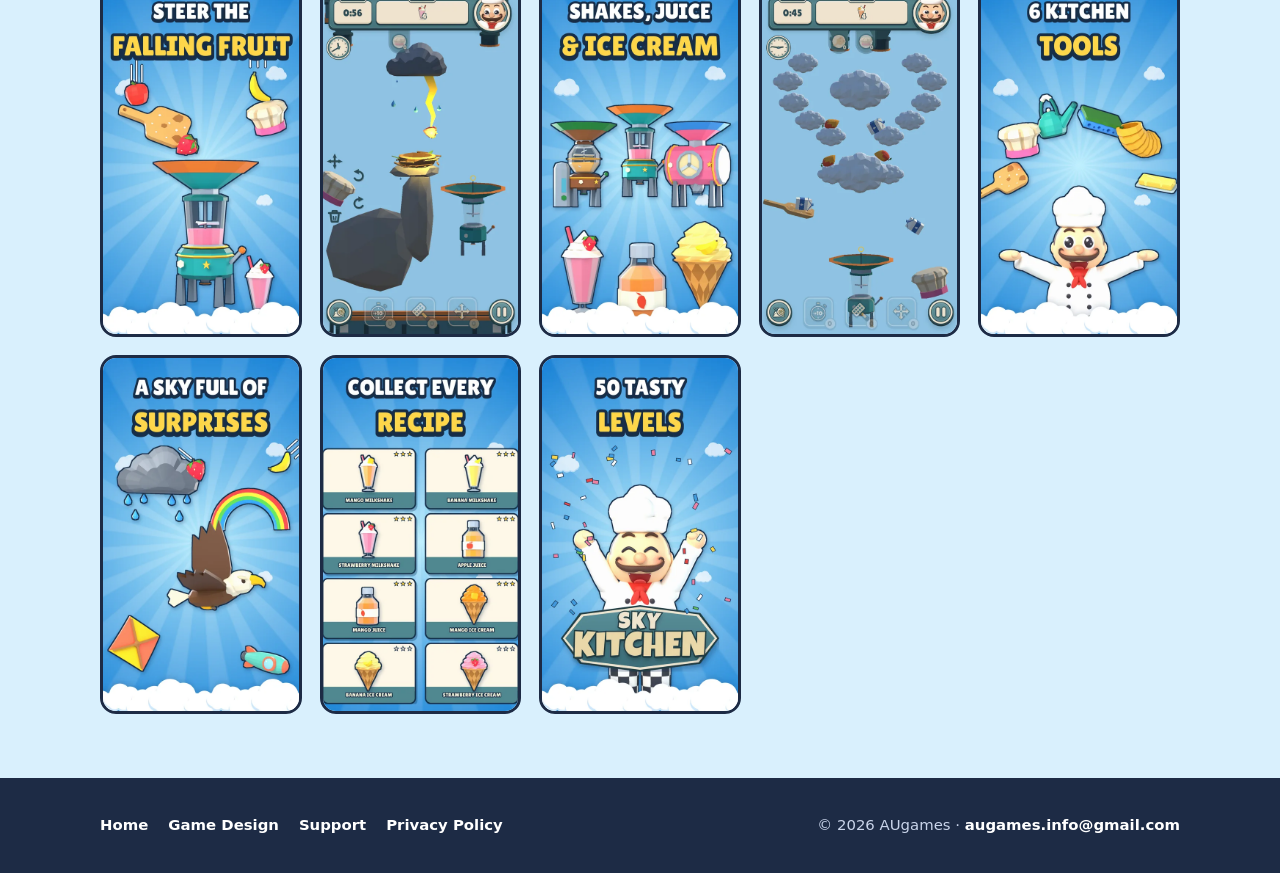
<file: art.html>
<!doctype html>
<html lang="en">
<head>
<meta charset="utf-8">
<meta name="viewport" content="width=device-width, initial-scale=1">
<title>Art – Sky Kitchen</title>
<meta name="description" content="The art of Sky Kitchen: the chef, key art, low-poly 3D models, food icons and screenshots.">
<link rel="icon" href="favicon.png">
<link rel="stylesheet" href="css/site.css">
<script src="js/site.js" defer></script>
</head>
<body>

<header class="topbar">
  <div class="wrap">
    <a class="brand" href="./"><img src="img/icon.webp" alt=""><span>Sky Kitchen</span></a>
    <button class="menu-toggle" aria-expanded="false" aria-controls="nav">Menu</button>
    <nav class="nav" id="nav">
      <a href="./">Home</a>
      <a href="design.html">Game Design</a>
      <a href="art.html" aria-current="page">Art</a>
      <a href="support.html">Support</a>
      <a href="privacy/">Privacy</a>
    </nav>
  </div>
</header>

<main>
  <section class="sky page-head">
    <div class="wrap">
      <h1 class="outlined">Art</h1>
      <p>Bright low-poly 3D in a sky that never stops moving.</p>
    </div>
    <div class="clouds"></div>
  </section>

  <section class="block" style="padding-top:40px">
    <div class="wrap">
      <div class="grid two" style="align-items:center">
        <img src="img/feature-large.webp" alt="Sky Kitchen: the chef with the falling fruit" style="width:100%;border-radius:20px;border:4px solid var(--navy);box-shadow:var(--shadow)">
        <div>
          <h2 class="outlined" style="font-size:clamp(2rem,5vw,3rem)">The look</h2>
          <p>Saturated colours on everything the player touches, a calm, low-saturation sky behind it, and no black shadows. Every model is low-poly and flat-shaded, coloured from one shared palette, so silhouette and colour read from far away and the whole game draws on a single material.</p>
          <p>The game has no ground. Most factory games happen inside a building; this one hangs in the sky between the droppers above and the delivery bin below.</p>
        </div>
      </div>
    </div>
  </section>

  <section class="block alt">
    <div class="wrap">
      <h2 class="section-title outlined">The chef</h2>
      <p class="section-sub">Rigged in 3D, with a face that changes with the level: his brows, eyes and mouth move with every mood.</p>
      <div class="gallery fit">
        <figure><img src="img/renders/chef-idle-face.webp" alt="" loading="lazy"><figcaption>Happy</figcaption></figure>
        <figure><img src="img/renders/chef-delight-face.webp" alt="" loading="lazy"><figcaption>Delighted</figcaption></figure>
        <figure><img src="img/renders/chef-win-face.webp" alt="" loading="lazy"><figcaption>Laughing</figcaption></figure>
        <figure><img src="img/renders/chef-shocked-face.webp" alt="" loading="lazy"><figcaption>Shocked</figcaption></figure>
        <figure><img src="img/renders/chef-worried-face.webp" alt="" loading="lazy"><figcaption>Worried</figcaption></figure>
        <figure><img src="img/renders/chef-panic-face.webp" alt="" loading="lazy"><figcaption>Panic</figcaption></figure>
      </div>
      <h3 style="color:var(--navy);font-size:1.6rem;margin:40px 0 14px;text-align:center">His moves</h3>
      <div class="gallery tall">
        <figure><img src="img/renders/chef-idle-cutout.webp" alt="" loading="lazy"><figcaption>Idle</figcaption></figure>
        <figure><img src="img/renders/chef-wave-cutout.webp" alt="" loading="lazy"><figcaption>Wave</figcaption></figure>
        <figure><img src="img/renders/chef-talk-cutout.webp" alt="" loading="lazy"><figcaption>Talk</figcaption></figure>
        <figure><img src="img/renders/chef-clap-cutout.webp" alt="" loading="lazy"><figcaption>Clap</figcaption></figure>
        <figure><img src="img/renders/chef-cheer-cutout.webp" alt="" loading="lazy"><figcaption>Cheer</figcaption></figure>
        <figure><img src="img/renders/chef-win-cutout.webp" alt="" loading="lazy"><figcaption>Victory</figcaption></figure>
      </div>
    </div>
  </section>

  <section class="block">
    <div class="wrap">
      <h2 class="section-title outlined">Key art</h2>
      <p class="section-sub">One recipe per picture. The loading screen shows a different one every time.</p>
      <div class="gallery wide">
        <figure><img src="img/key-art/banana-milkshake.webp" alt="" loading="lazy"><figcaption>Banana milkshake</figcaption></figure>
        <figure><img src="img/key-art/strawberry-milkshake.webp" alt="" loading="lazy"><figcaption>Strawberry milkshake</figcaption></figure>
        <figure><img src="img/key-art/apple-juice.webp" alt="" loading="lazy"><figcaption>Apple juice</figcaption></figure>
        <figure><img src="img/key-art/mango-juice.webp" alt="" loading="lazy"><figcaption>Mango juice</figcaption></figure>
        <figure><img src="img/key-art/banana-ice-cream.webp" alt="" loading="lazy"><figcaption>Banana ice cream</figcaption></figure>
        <figure><img src="img/key-art/strawberry-ice-cream.webp" alt="" loading="lazy"><figcaption>Strawberry ice cream</figcaption></figure>
        <figure><img src="img/key-art/mango-ice-cream.webp" alt="" loading="lazy"><figcaption>Mango ice cream</figcaption></figure>
      </div>
    </div>
  </section>

  <section class="block alt">
    <div class="wrap">
      <h2 class="section-title outlined">Kitchen tools &amp; machines</h2>
      <p class="section-sub">Rendered in the game, from the level camera's own angle.</p>
      <div class="gallery">
        <figure><img src="img/renders/peel.webp" alt="" loading="lazy"><figcaption>Pizza peel</figcaption></figure>
        <figure><img src="img/renders/chefs-hat.webp" alt="" loading="lazy"><figcaption>Chef's hat</figcaption></figure>
        <figure><img src="img/renders/macaroni.webp" alt="" loading="lazy"><figcaption>Macaroni</figcaption></figure>
        <figure><img src="img/renders/kettle.webp" alt="" loading="lazy"><figcaption>Kettle</figcaption></figure>
        <figure><img src="img/renders/butter.webp" alt="" loading="lazy"><figcaption>Butter</figcaption></figure>
        <figure><img src="img/renders/sponge.webp" alt="" loading="lazy"><figcaption>Sponge</figcaption></figure>
        <figure><img src="img/renders/machine-milkshake.webp" alt="" loading="lazy"><figcaption>Milkshake machine</figcaption></figure>
        <figure><img src="img/renders/machine-juice.webp" alt="" loading="lazy"><figcaption>Juicer</figcaption></figure>
        <figure><img src="img/renders/machine-icecream.webp" alt="" loading="lazy"><figcaption>Ice cream machine</figcaption></figure>
        <figure><img src="img/renders/machine-cream.webp" alt="" loading="lazy"><figcaption>Cream machine</figcaption></figure>
        <figure><img src="img/renders/hammer.webp" alt="" loading="lazy"><figcaption>Hammer</figcaption></figure>
        <figure><img src="img/renders/recipe-book.webp" alt="" loading="lazy"><figcaption>Recipe book</figcaption></figure>
      </div>
    </div>
  </section>

  <section class="block">
    <div class="wrap">
      <h2 class="section-title outlined">The sky</h2>
      <p class="section-sub">Every piece of terrain in the game.</p>
      <div class="gallery">
        <figure><img src="img/renders/asteroid-flat.webp" alt="" loading="lazy"><figcaption>Flat asteroid</figcaption></figure>
        <figure><img src="img/renders/asteroid-round.webp" alt="" loading="lazy"><figcaption>Round asteroid</figcaption></figure>
        <figure><img src="img/renders/asteroid-small.webp" alt="" loading="lazy"><figcaption>Small asteroid</figcaption></figure>
        <figure><img src="img/renders/asteroid-curve.webp" alt="" loading="lazy"><figcaption>Curved asteroid</figcaption></figure>
        <figure><img src="img/renders/cloud.webp" alt="" loading="lazy"><figcaption>Cloud</figcaption></figure>
        <figure><img src="img/renders/storm-cloud.webp" alt="" loading="lazy"><figcaption>Storm cloud</figcaption></figure>
        <figure><img src="img/renders/moon.webp" alt="" loading="lazy"><figcaption>Moon</figcaption></figure>
        <figure><img src="img/renders/star.webp" alt="" loading="lazy"><figcaption>Star</figcaption></figure>
        <figure><img src="img/renders/rainbow.webp" alt="" loading="lazy"><figcaption>Rainbow</figcaption></figure>
        <figure><img src="img/renders/kite.webp" alt="" loading="lazy"><figcaption>Kite</figcaption></figure>
        <figure><img src="img/renders/tornado.webp" alt="" loading="lazy"><figcaption>Tornado</figcaption></figure>
        <figure><img src="img/renders/nest.webp" alt="" loading="lazy"><figcaption>Eagle's nest</figcaption></figure>
        <figure><img src="img/renders/spacecraft.webp" alt="" loading="lazy"><figcaption>Spacecraft</figcaption></figure>
        <figure><img src="img/renders/fog.webp" alt="" loading="lazy"><figcaption>Fog</figcaption></figure>
        <figure><img src="img/renders/satellite-bus.webp" alt="" loading="lazy"><figcaption>Satellite body</figcaption></figure>
        <figure><img src="img/renders/solar-wing.webp" alt="" loading="lazy"><figcaption>Solar wing</figcaption></figure>
        <figure><img src="img/renders/dish-antenna.webp" alt="" loading="lazy"><figcaption>Dish antenna</figcaption></figure>
        <figure><img src="img/renders/telescope.webp" alt="" loading="lazy"><figcaption>Telescope</figcaption></figure>
        <figure><img src="img/renders/thruster.webp" alt="" loading="lazy"><figcaption>Thruster</figcaption></figure>
        <figure><img src="img/renders/fuel-tank.webp" alt="" loading="lazy"><figcaption>Fuel tank</figcaption></figure>
      </div>
    </div>
  </section>

  <section class="block alt">
    <div class="wrap">
      <h2 class="section-title outlined">Food</h2>
      <p class="section-sub">The icons the orders, the recipe book and the briefings are drawn with.</p>
      <div class="grid six">
        <div class="food"><div class="pic"><img src="img/items/banana.webp" alt=""></div><b>Banana</b></div>
        <div class="food"><div class="pic"><img src="img/items/strawberry.webp" alt=""></div><b>Strawberry</b></div>
        <div class="food"><div class="pic"><img src="img/items/apple.webp" alt=""></div><b>Apple</b></div>
        <div class="food"><div class="pic"><img src="img/items/mango.webp" alt=""></div><b>Mango</b></div>
        <div class="food"><div class="pic"><img src="img/items/milk.webp" alt=""></div><b>Milk</b></div>
        <div class="food"><div class="pic"><img src="img/items/water.webp" alt=""></div><b>Water</b></div>
        <div class="food"><div class="pic"><img src="img/items/cream.webp" alt=""></div><b>Cream</b></div>
        <div class="food"><div class="pic"><img src="img/items/banana-milkshake.webp" alt=""></div><b>Banana shake</b></div>
        <div class="food"><div class="pic"><img src="img/items/strawberry-milkshake.webp" alt=""></div><b>Strawberry shake</b></div>
        <div class="food"><div class="pic"><img src="img/items/mango-milkshake.webp" alt=""></div><b>Mango shake</b></div>
        <div class="food"><div class="pic"><img src="img/items/apple-juice.webp" alt=""></div><b>Apple juice</b></div>
        <div class="food"><div class="pic"><img src="img/items/mango-juice.webp" alt=""></div><b>Mango juice</b></div>
        <div class="food"><div class="pic"><img src="img/items/banana-icecream.webp" alt=""></div><b>Banana ice cream</b></div>
        <div class="food"><div class="pic"><img src="img/items/strawberry-icecream.webp" alt=""></div><b>Strawberry ice cream</b></div>
        <div class="food"><div class="pic"><img src="img/items/mango-icecream.webp" alt=""></div><b>Mango ice cream</b></div>
      </div>
    </div>
  </section>

  <section class="block">
    <div class="wrap">
      <h2 class="section-title outlined">Screenshots</h2>
      <div class="gallery screens">
        <figure><img src="img/screens/falling-fruit.webp" alt="" loading="lazy"></figure>
        <figure><img src="img/screens/storm-gameplay.webp" alt="" loading="lazy"></figure>
        <figure><img src="img/screens/shakes-juice-ice-cream.webp" alt="" loading="lazy"></figure>
        <figure><img src="img/screens/clouds-gameplay.webp" alt="" loading="lazy"></figure>
        <figure><img src="img/screens/kitchen-tools.webp" alt="" loading="lazy"></figure>
        <figure><img src="img/screens/sky-surprises.webp" alt="" loading="lazy"></figure>
        <figure><img src="img/screens/recipes.webp" alt="" loading="lazy"></figure>
        <figure><img src="img/screens/levels.webp" alt="" loading="lazy"></figure>
      </div>
    </div>
  </section>
</main>

<footer class="site">
  <div class="wrap">
    <div class="links">
      <a href="./">Home</a>
      <a href="design.html">Game Design</a>
      <a href="support.html">Support</a>
      <a href="privacy/">Privacy Policy</a>
    </div>
    <div class="copy">&copy; <span data-year>2026</span> AUgames &middot; <a href="mailto:augames.info@gmail.com">augames.info@gmail.com</a></div>
  </div>
</footer>
</body>
</html>
</file>
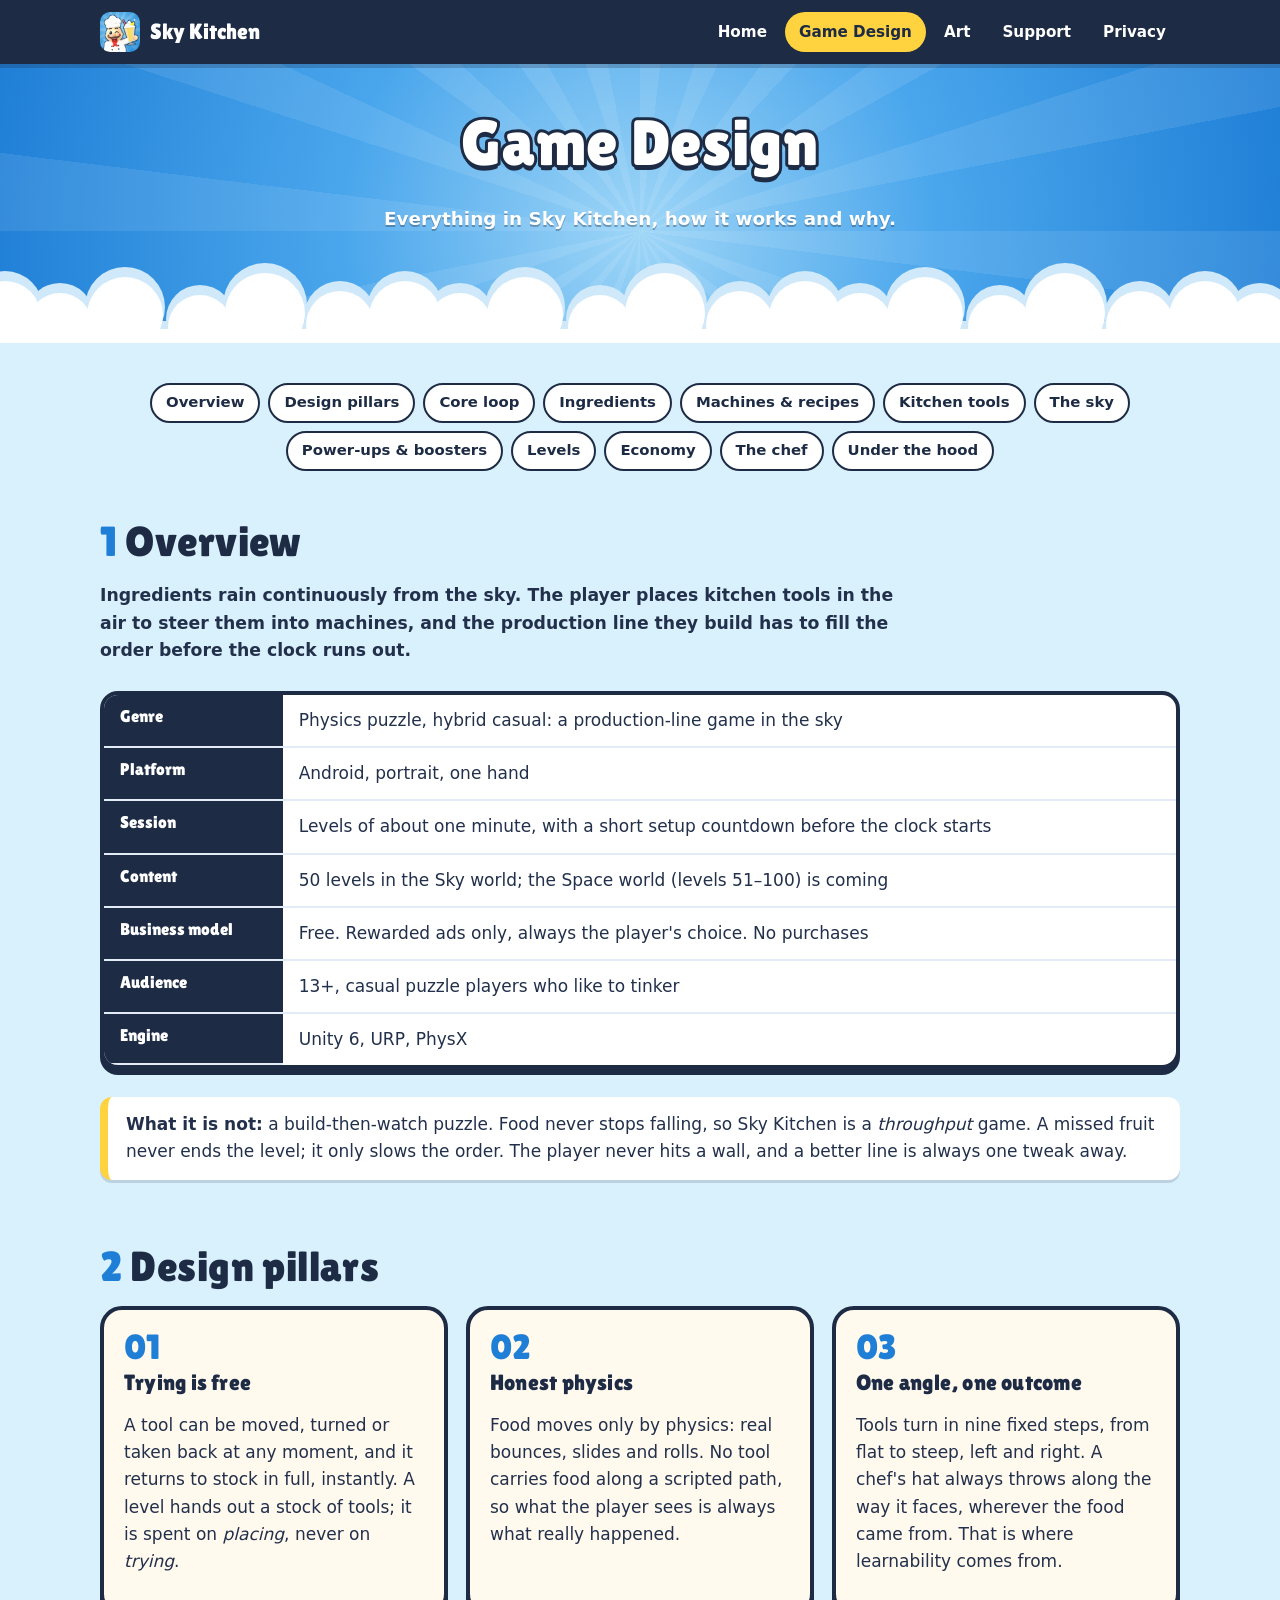
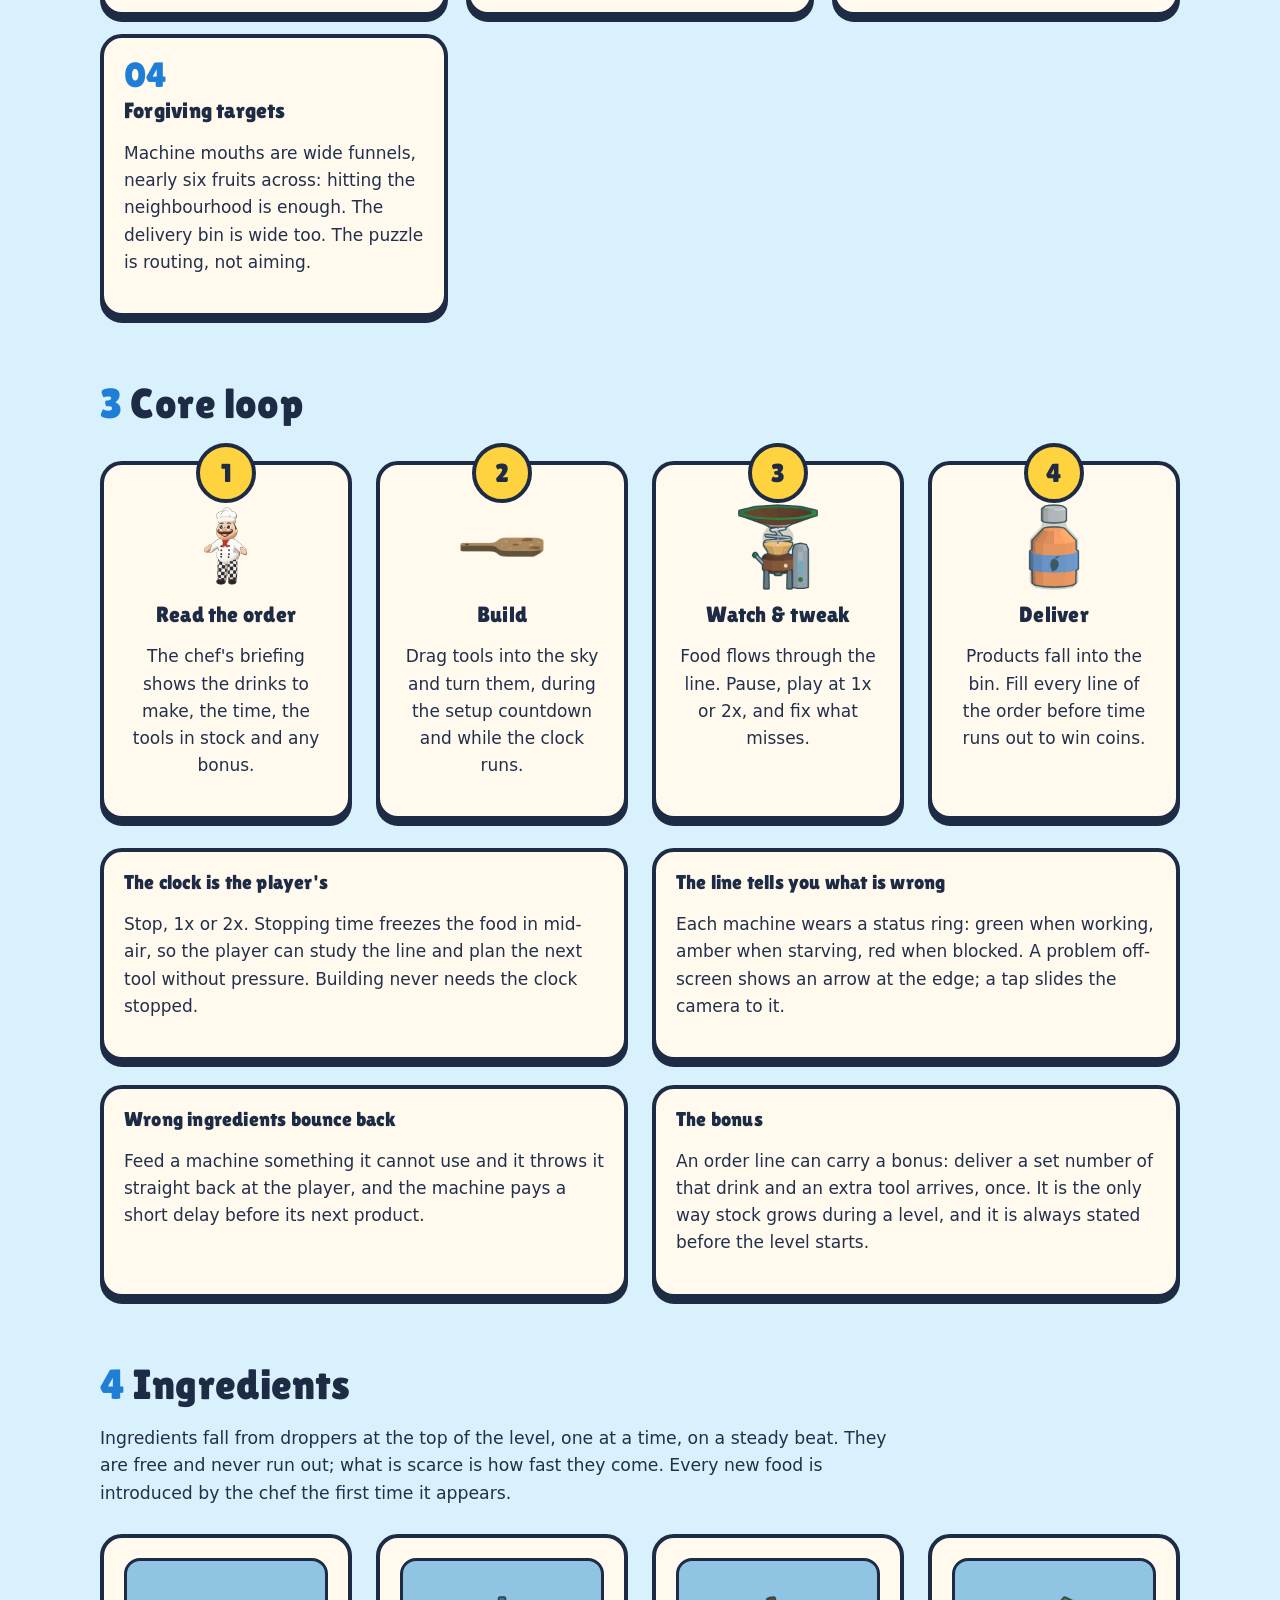
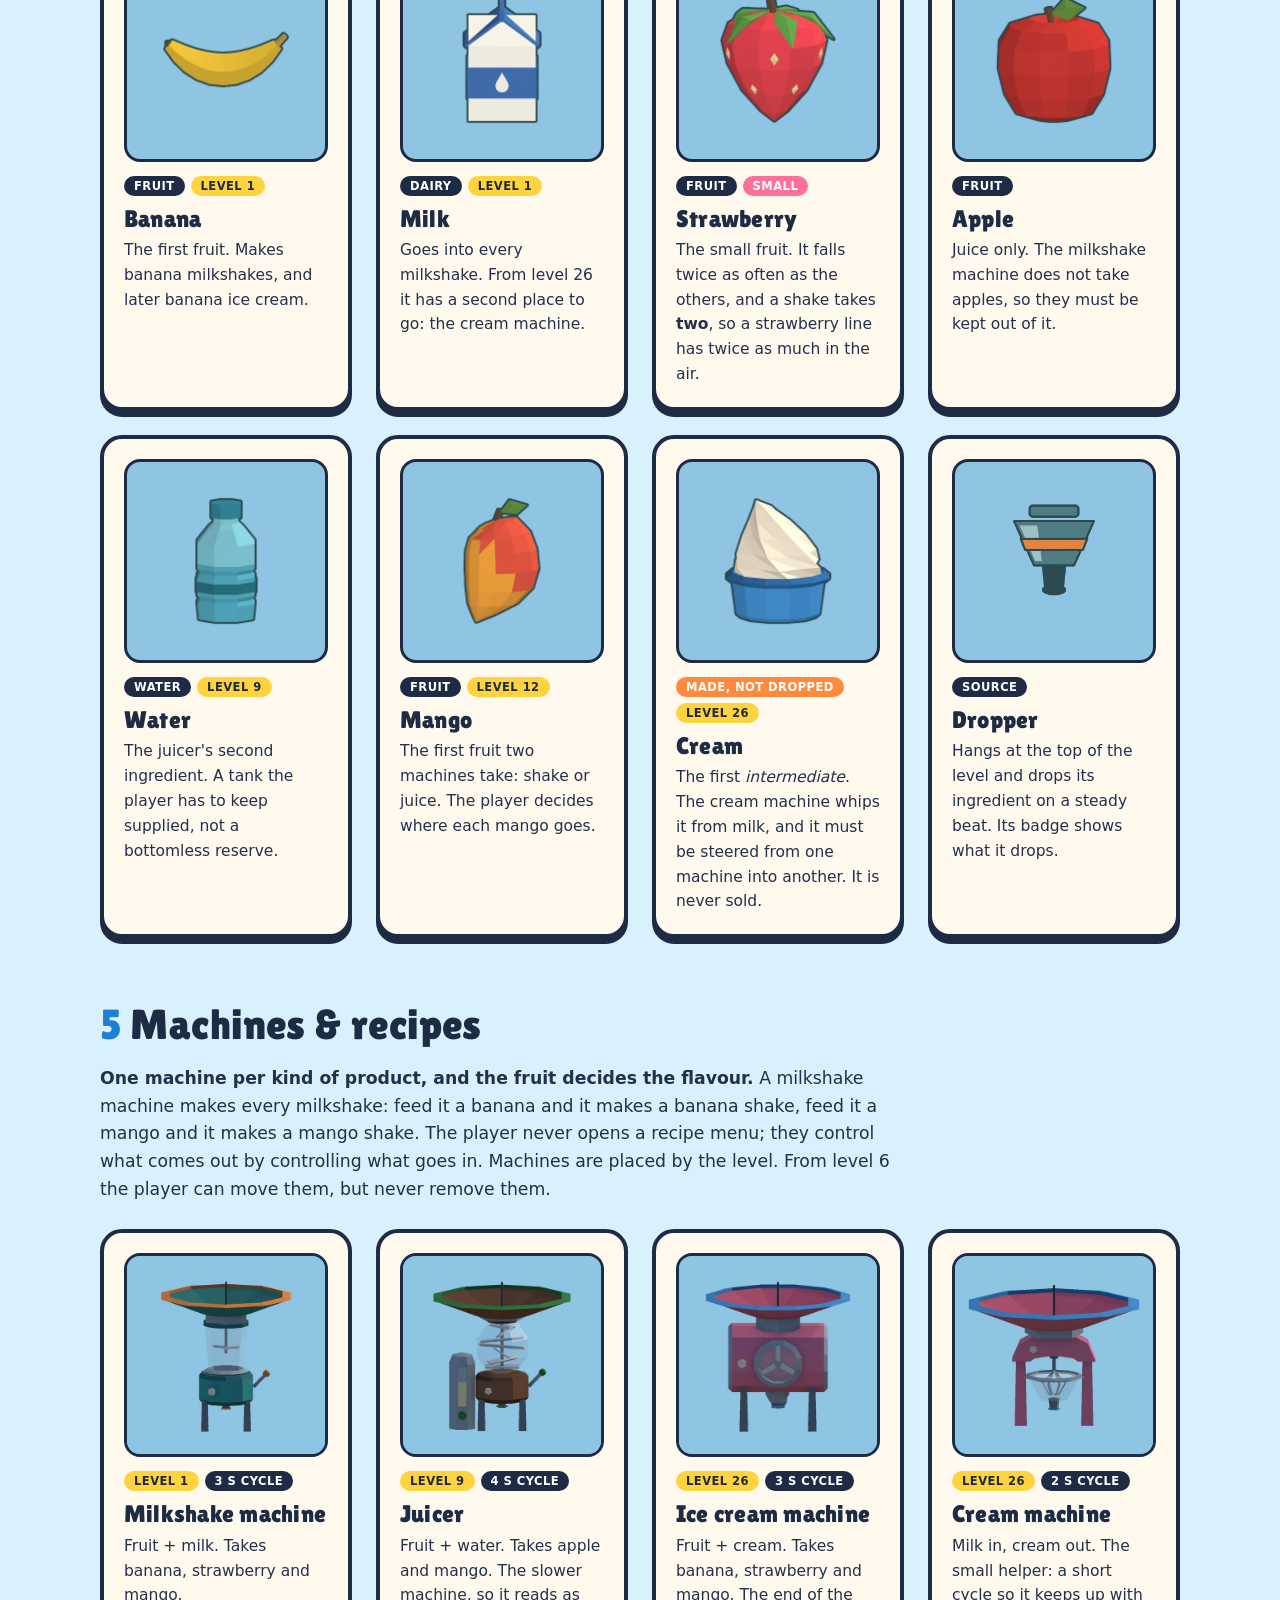
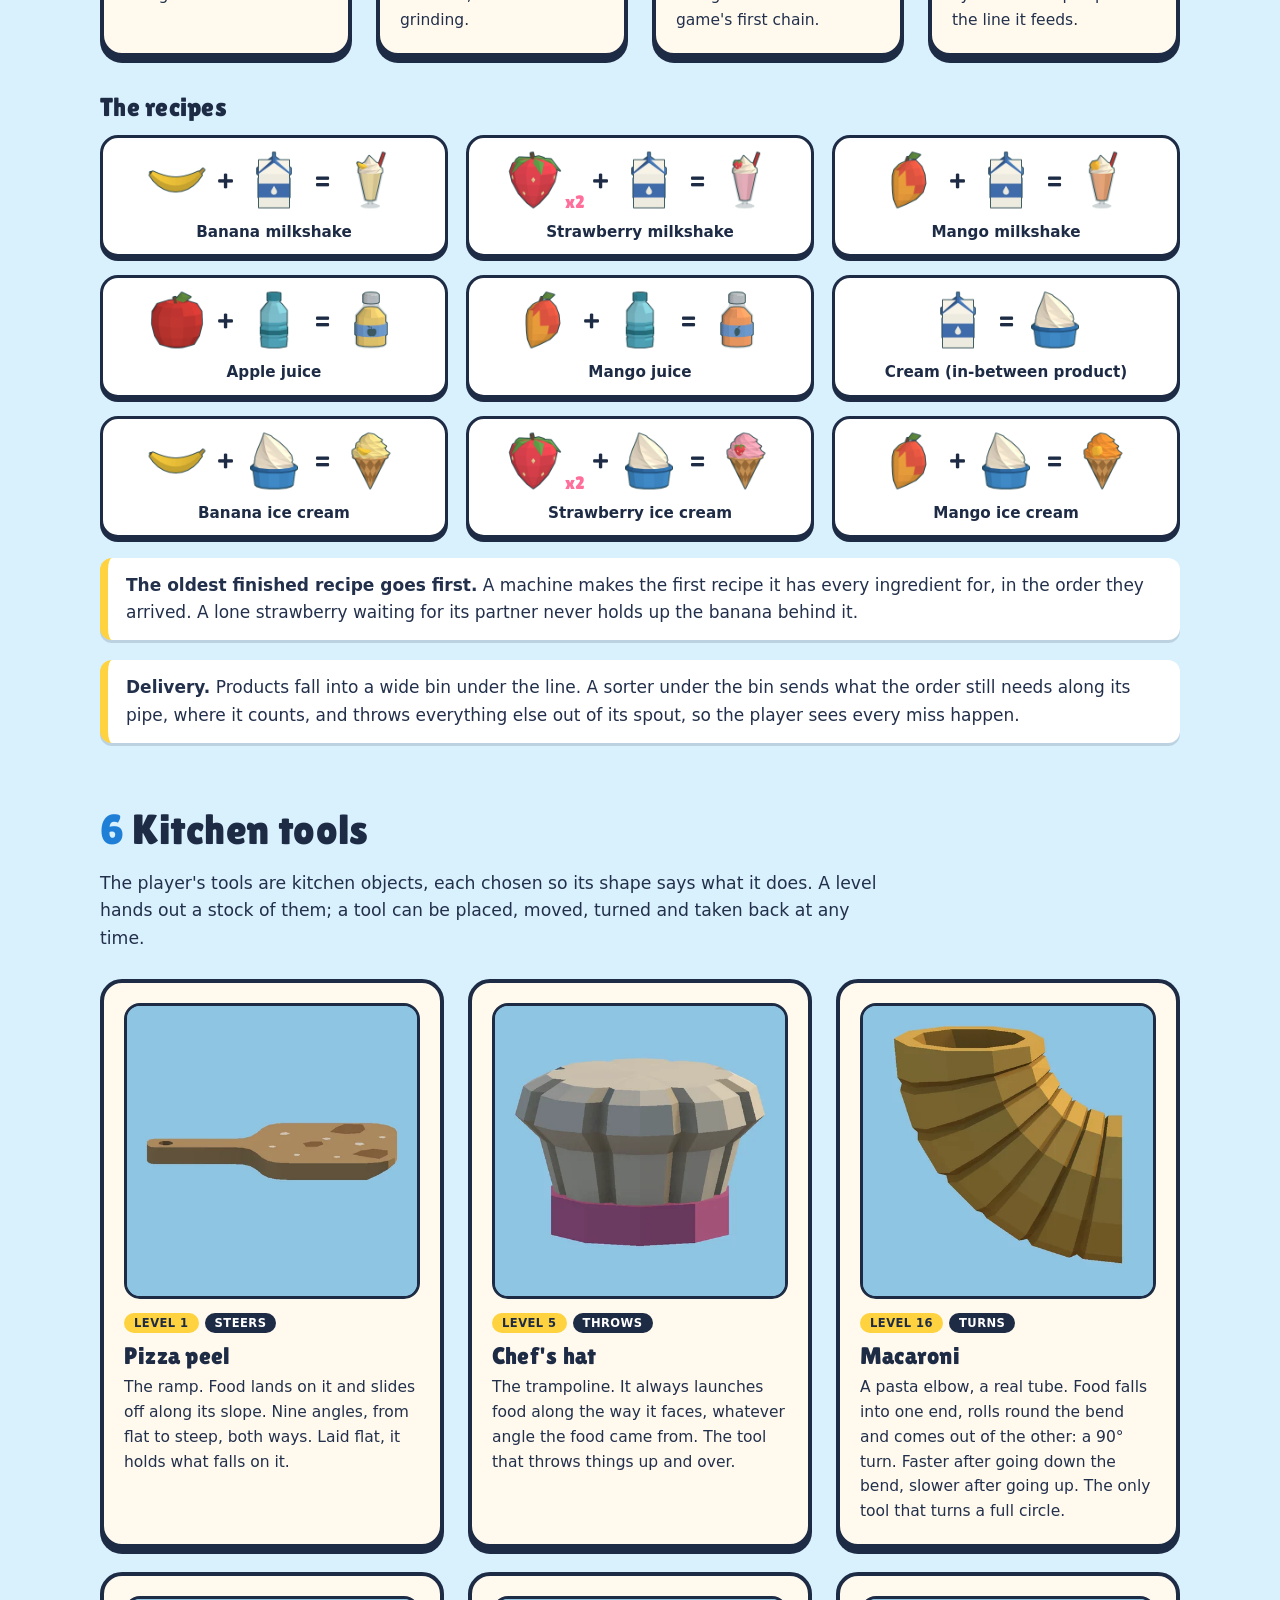
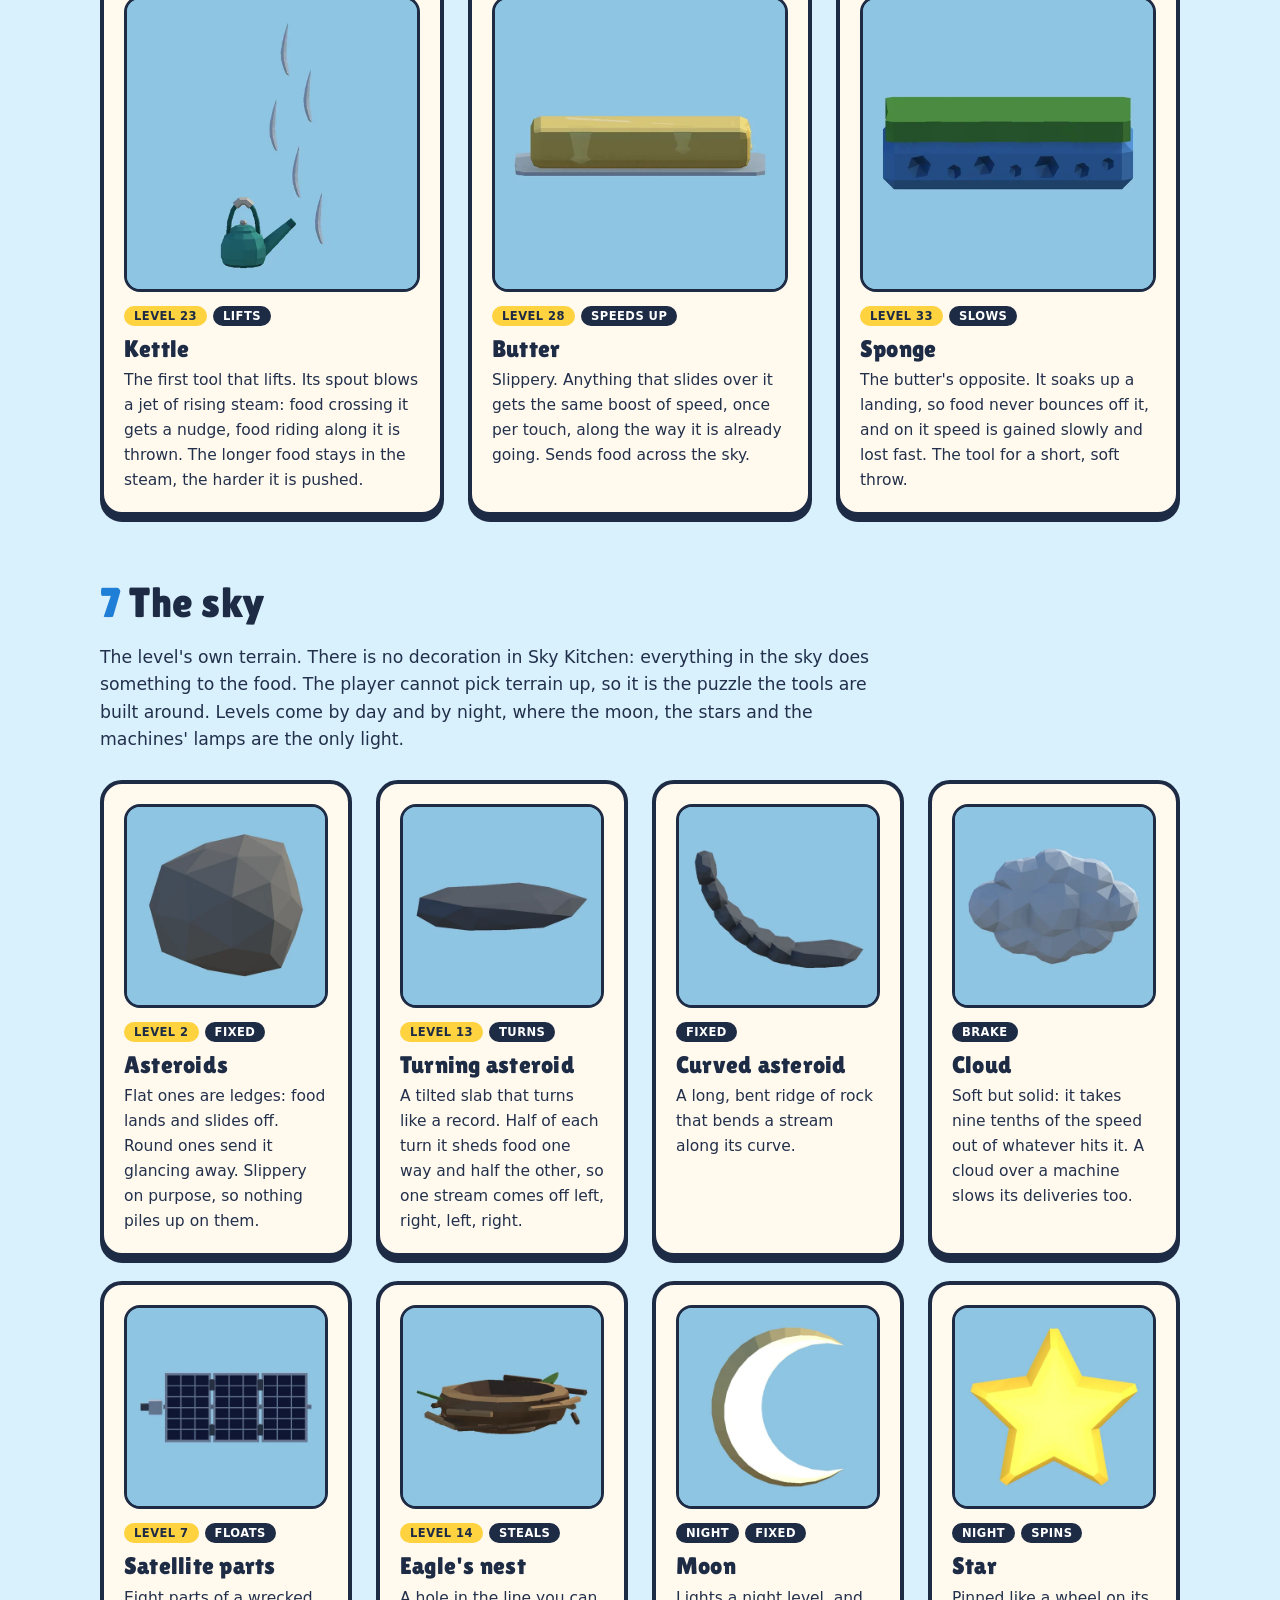
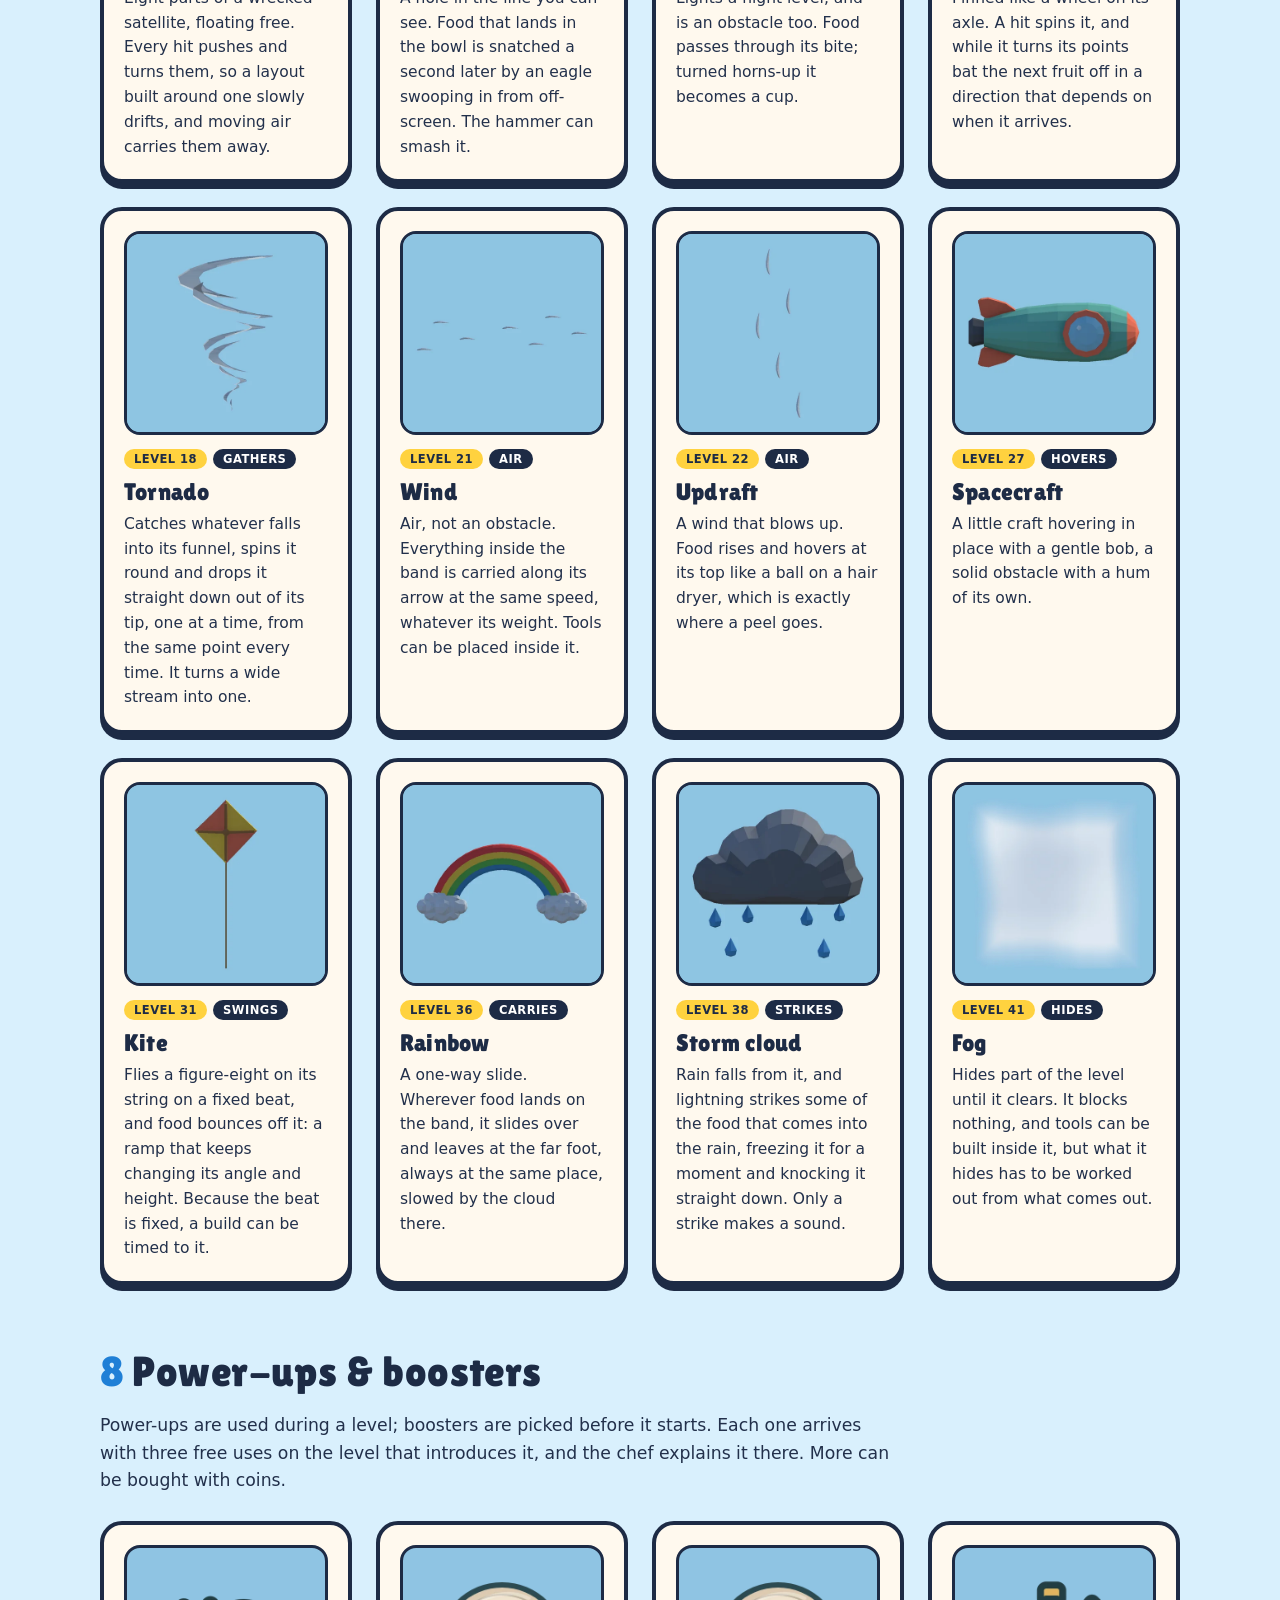
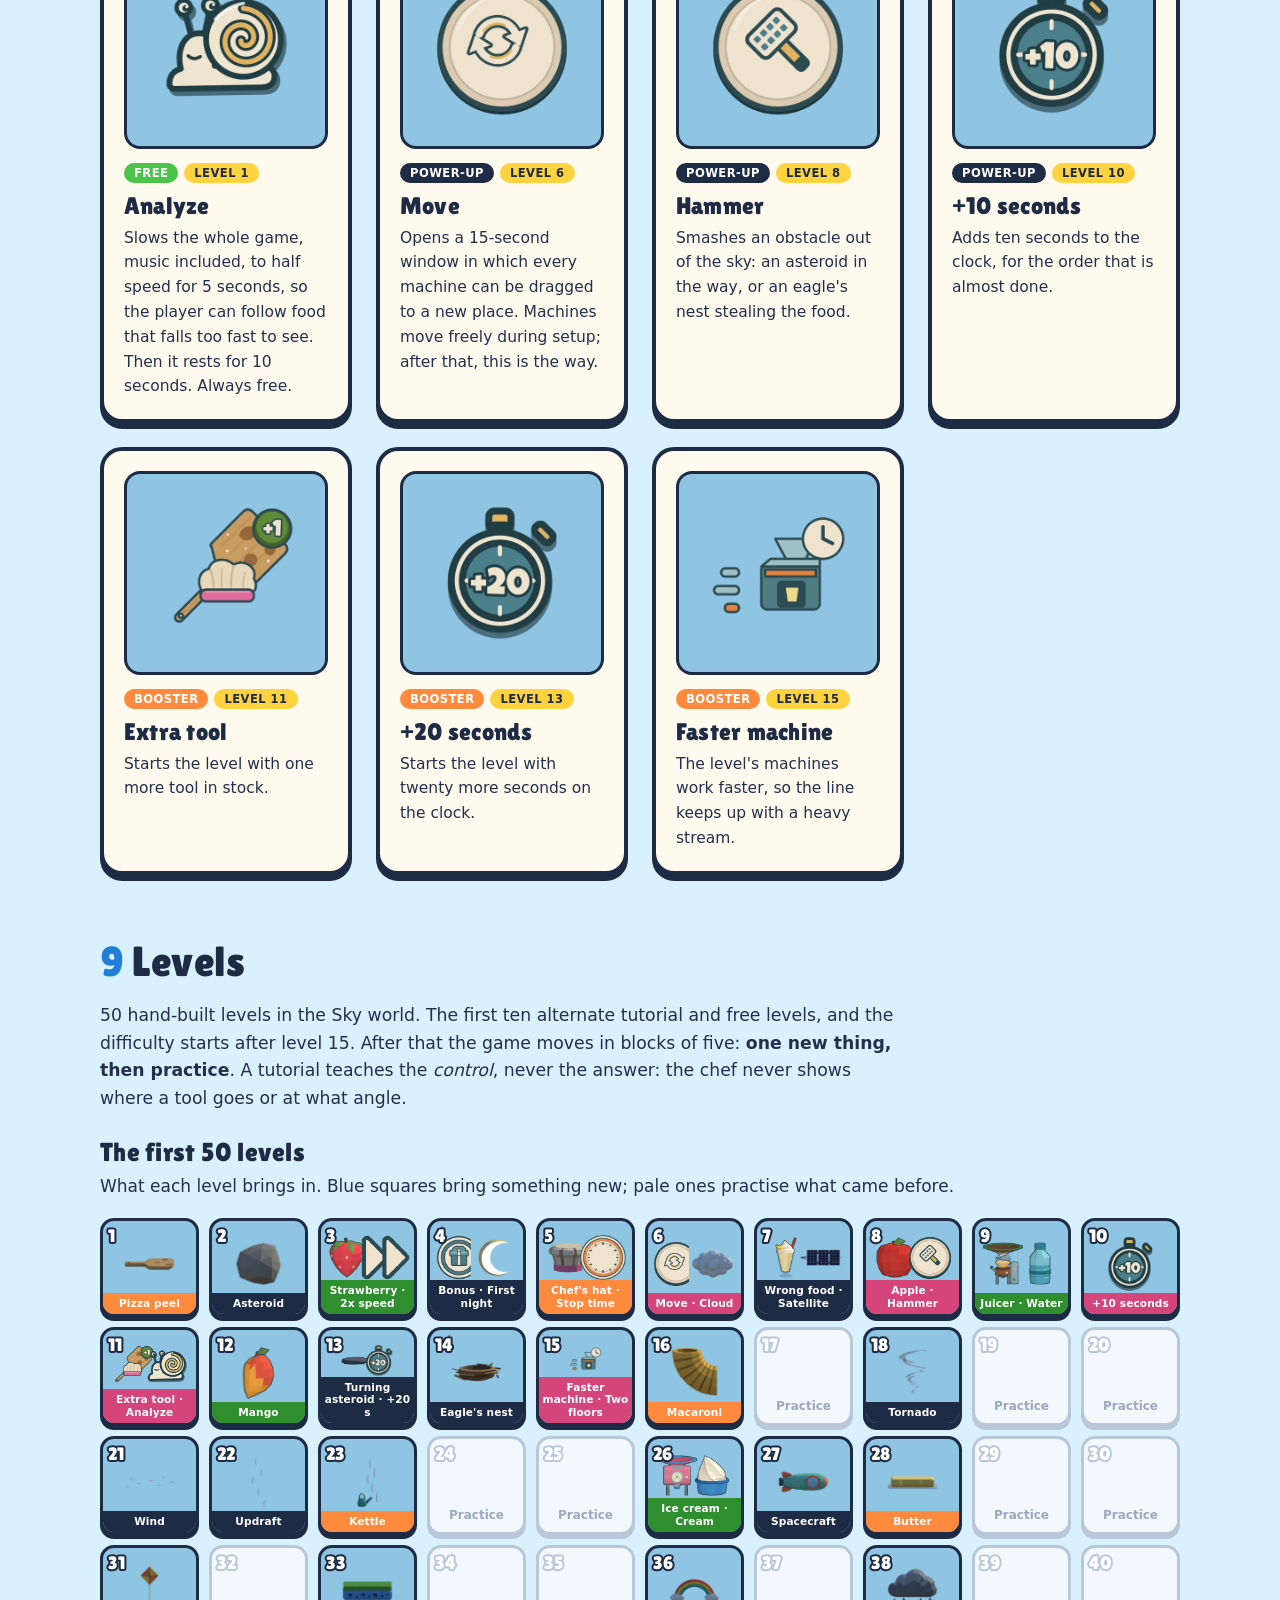
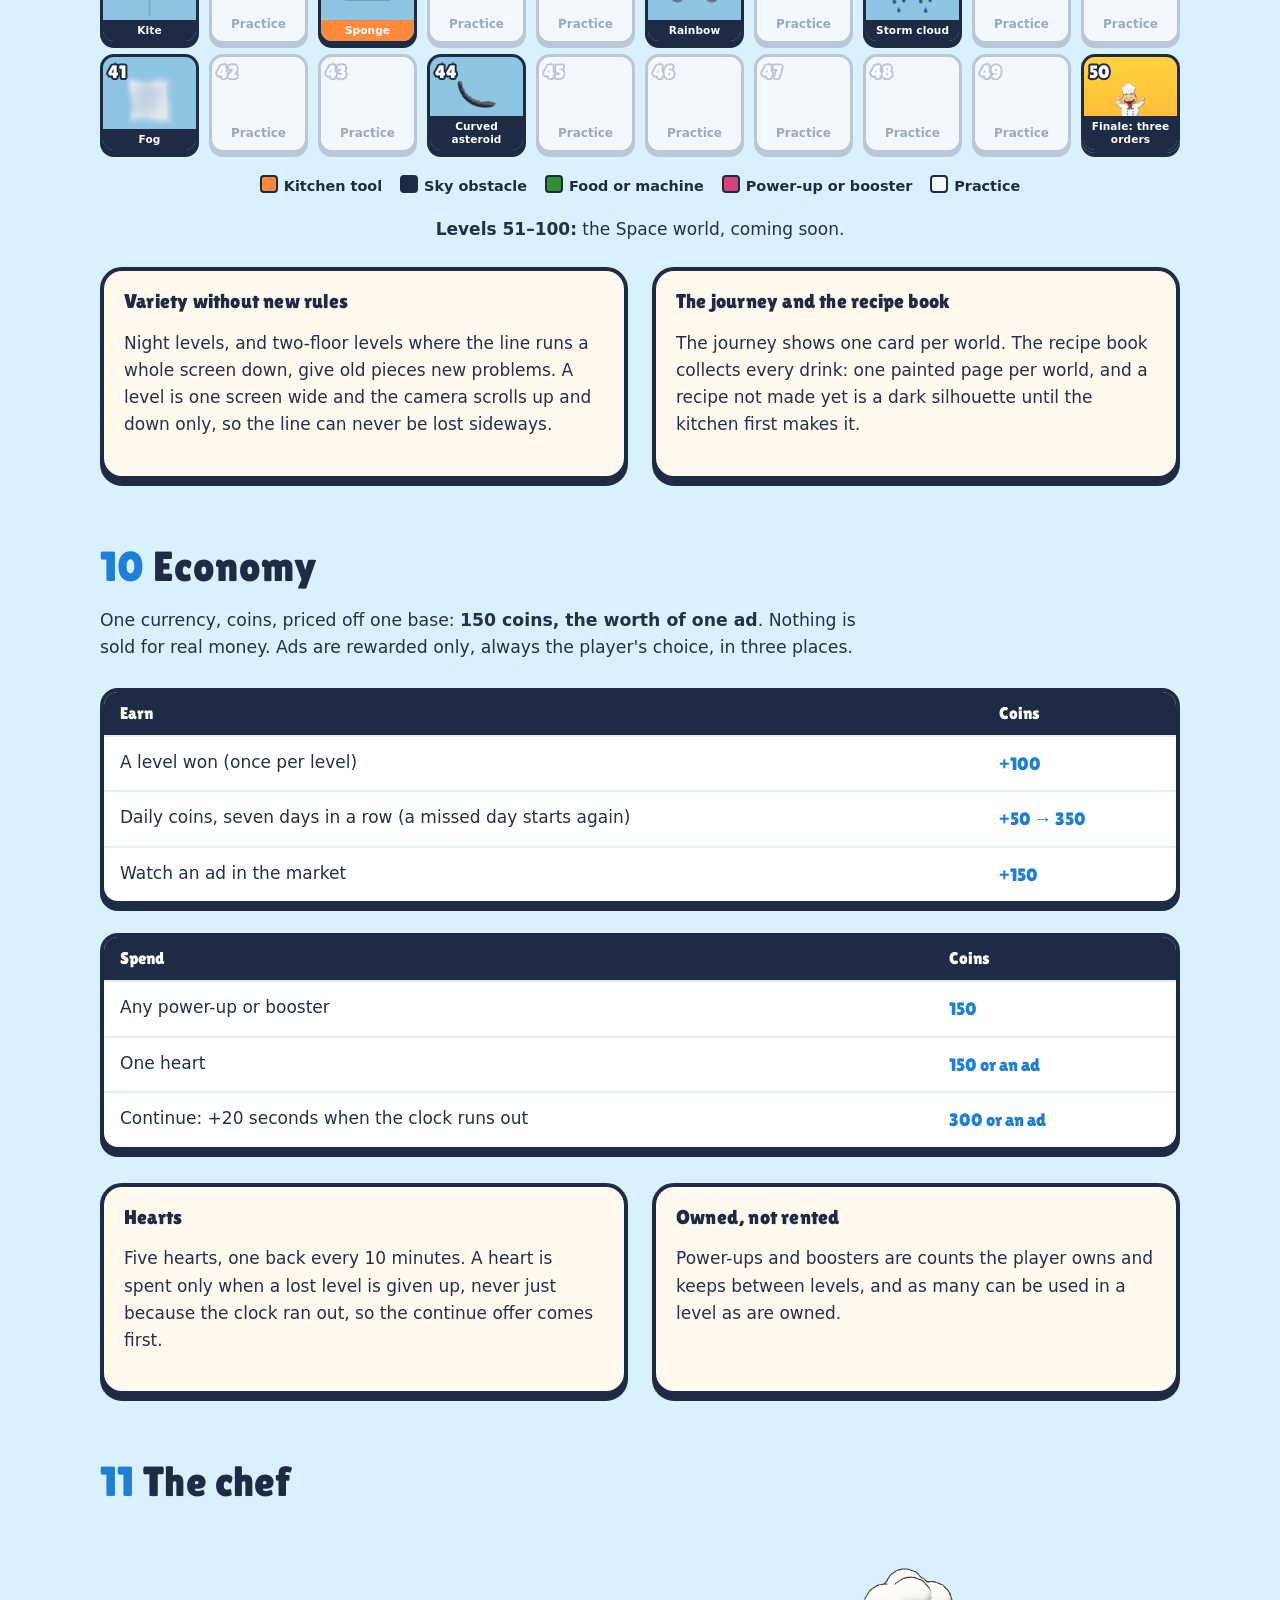
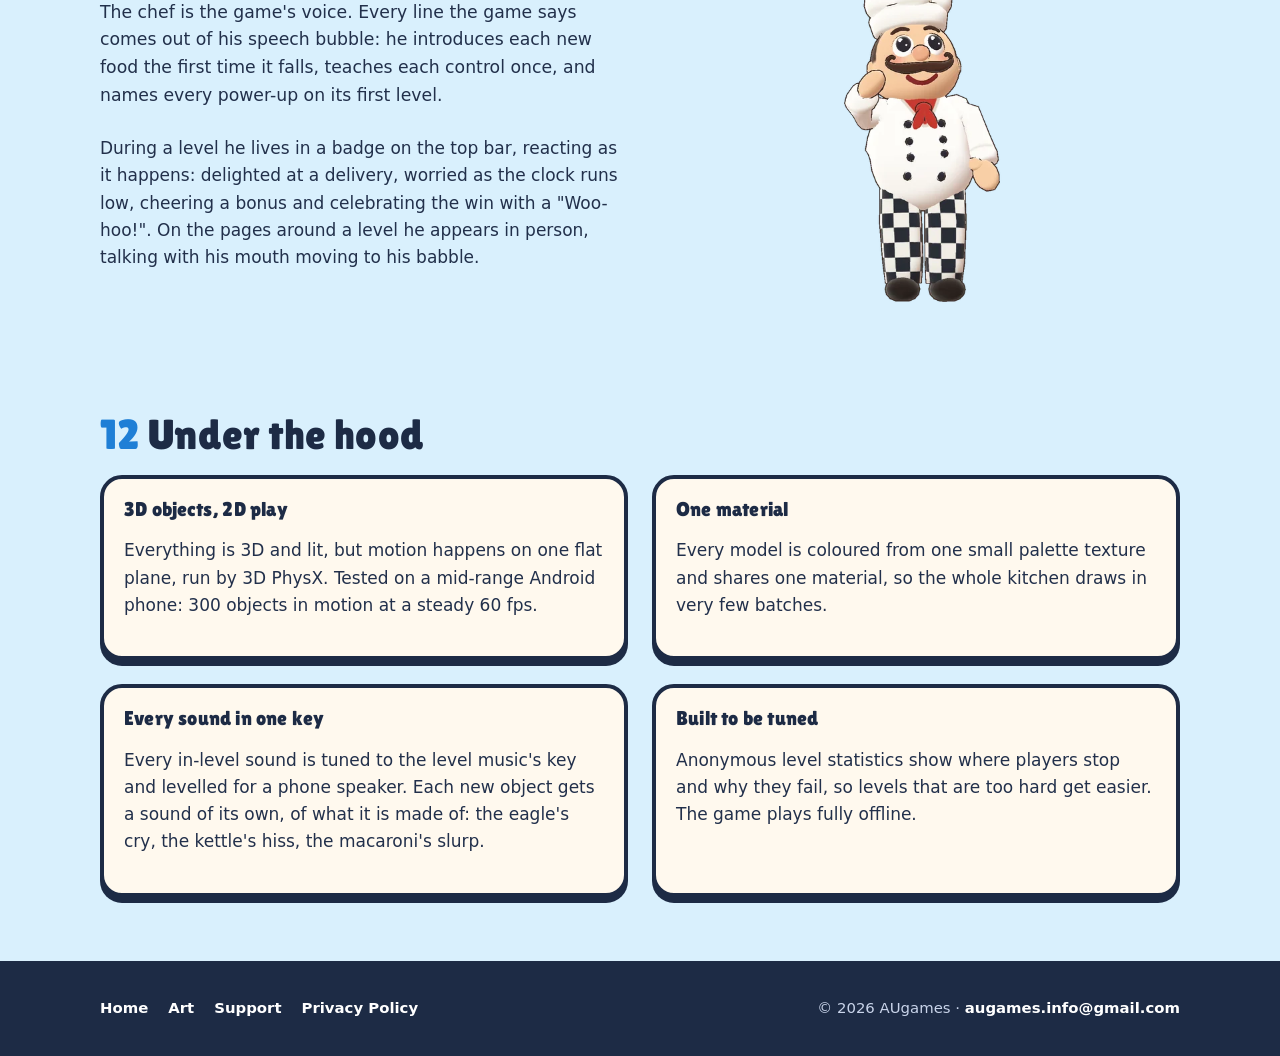
<file: design.html>
<!doctype html>
<html lang="en">
<head>
<meta charset="utf-8">
<meta name="viewport" content="width=device-width, initial-scale=1">
<title>Game Design – Sky Kitchen</title>
<meta name="description" content="The game design of Sky Kitchen: the core loop, every ingredient, machine, kitchen tool, sky obstacle and power-up, the levels and the economy.">
<link rel="icon" href="favicon.png">
<link rel="stylesheet" href="css/site.css">
<script src="js/site.js" defer></script>
</head>
<body>

<header class="topbar">
  <div class="wrap">
    <a class="brand" href="./"><img src="img/icon.webp" alt=""><span>Sky Kitchen</span></a>
    <button class="menu-toggle" aria-expanded="false" aria-controls="nav">Menu</button>
    <nav class="nav" id="nav">
      <a href="./">Home</a>
      <a href="design.html" aria-current="page">Game Design</a>
      <a href="art.html">Art</a>
      <a href="support.html">Support</a>
      <a href="privacy/">Privacy</a>
    </nav>
  </div>
</header>

<main>
  <section class="sky page-head">
    <div class="wrap">
      <h1 class="outlined">Game Design</h1>
      <p>Everything in Sky Kitchen, how it works and why.</p>
    </div>
    <div class="clouds"></div>
  </section>

  <div class="wrap doc" style="padding-top:40px">
    <nav class="toc" aria-label="Contents">
      <b>Contents</b>
      <a href="#overview">Overview</a>
      <a href="#pillars">Design pillars</a>
      <a href="#loop">Core loop</a>
      <a href="#ingredients">Ingredients</a>
      <a href="#machines">Machines &amp; recipes</a>
      <a href="#tools">Kitchen tools</a>
      <a href="#sky">The sky</a>
      <a href="#powerups">Power-ups &amp; boosters</a>
      <a href="#levels">Levels</a>
      <a href="#economy">Economy</a>
      <a href="#chef">The chef</a>
      <a href="#tech">Under the hood</a>
    </nav>

    <div>
      <!-- 1 -->
      <section id="overview">
        <h2><span class="num">1</span>Overview</h2>
        <p class="intro"><strong>Ingredients rain continuously from the sky. The player places kitchen tools in the air to steer them into machines, and the production line they build has to fill the order before the clock runs out.</strong></p>
        <div class="table-scroll">
          <table class="plain">
            <tr><th>Genre</th><td>Physics puzzle, hybrid casual: a production-line game in the sky</td></tr>
            <tr><th>Platform</th><td>Android, portrait, one hand</td></tr>
            <tr><th>Session</th><td>Levels of about one minute, with a short setup countdown before the clock starts</td></tr>
            <tr><th>Content</th><td>50 levels in the Sky world; the Space world (levels 51–100) is coming</td></tr>
            <tr><th>Business model</th><td>Free. Rewarded ads only, always the player's choice. No purchases</td></tr>
            <tr><th>Audience</th><td>13+, casual puzzle players who like to tinker</td></tr>
            <tr><th>Engine</th><td>Unity 6, URP, PhysX</td></tr>
          </table>
        </div>
        <div class="note"><strong>What it is not:</strong> a build-then-watch puzzle. Food never stops falling, so Sky Kitchen is a <em>throughput</em> game. A missed fruit never ends the level; it only slows the order. The player never hits a wall, and a better line is always one tweak away.</div>
      </section>

      <!-- 2 -->
      <section id="pillars">
        <h2><span class="num">2</span>Design pillars</h2>
        <div class="pillars">
          <div class="card pillar">
            <div class="icon">01</div>
            <h3>Trying is free</h3>
            <p>A tool can be moved, turned or taken back at any moment, and it returns to stock in full, instantly. A level hands out a stock of tools; it is spent on <em>placing</em>, never on <em>trying</em>.</p>
          </div>
          <div class="card pillar">
            <div class="icon">02</div>
            <h3>Honest physics</h3>
            <p>Food moves only by physics: real bounces, slides and rolls. No tool carries food along a scripted path, so what the player sees is always what really happened.</p>
          </div>
          <div class="card pillar">
            <div class="icon">03</div>
            <h3>One angle, one outcome</h3>
            <p>Tools turn in nine fixed steps, from flat to steep, left and right. A chef's hat always throws along the way it faces, wherever the food came from. That is where learnability comes from.</p>
          </div>
          <div class="card pillar">
            <div class="icon">04</div>
            <h3>Forgiving targets</h3>
            <p>Machine mouths are wide funnels, nearly six fruits across: hitting the neighbourhood is enough. The delivery bin is wide too. The puzzle is routing, not aiming.</p>
          </div>
        </div>
      </section>

      <!-- 3 -->
      <section id="loop">
        <h2><span class="num">3</span>Core loop</h2>
        <div class="grid four steps" style="margin-top:34px">
          <div class="card step"><img src="img/renders/chef-talk-cutout.webp" alt=""><h3>Read the order</h3><p>The chef's briefing shows the drinks to make, the time, the tools in stock and any bonus.</p></div>
          <div class="card step"><img src="img/renders/peel-cutout.webp" alt=""><h3>Build</h3><p>Drag tools into the sky and turn them, during the setup countdown and while the clock runs.</p></div>
          <div class="card step"><img src="img/items/machine-juice.webp" alt=""><h3>Watch &amp; tweak</h3><p>Food flows through the line. Pause, play at 1x or 2x, and fix what misses.</p></div>
          <div class="card step"><img src="img/items/mango-juice.webp" alt=""><h3>Deliver</h3><p>Products fall into the bin. Fill every line of the order before time runs out to win coins.</p></div>
        </div>
        <div class="grid two" style="margin-top:28px">
          <div class="card">
            <h3 style="color:var(--navy)">The clock is the player's</h3>
            <p>Stop, 1x or 2x. Stopping time freezes the food in mid-air, so the player can study the line and plan the next tool without pressure. Building never needs the clock stopped.</p>
          </div>
          <div class="card">
            <h3 style="color:var(--navy)">The line tells you what is wrong</h3>
            <p>Each machine wears a status ring: green when working, amber when starving, red when blocked. A problem off-screen shows an arrow at the edge; a tap slides the camera to it.</p>
          </div>
          <div class="card">
            <h3 style="color:var(--navy)">Wrong ingredients bounce back</h3>
            <p>Feed a machine something it cannot use and it throws it straight back at the player, and the machine pays a short delay before its next product.</p>
          </div>
          <div class="card">
            <h3 style="color:var(--navy)">The bonus</h3>
            <p>An order line can carry a bonus: deliver a set number of that drink and an extra tool arrives, once. It is the only way stock grows during a level, and it is always stated before the level starts.</p>
          </div>
        </div>
      </section>

      <!-- 4 -->
      <section id="ingredients">
        <h2><span class="num">4</span>Ingredients</h2>
        <p class="intro">Ingredients fall from droppers at the top of the level, one at a time, on a steady beat. They are free and never run out; what is scarce is how fast they come. Every new food is introduced by the chef the first time it appears.</p>
        <div class="grid four">
          <div class="card item"><div class="pic flat"><img src="img/items/banana.webp" alt=""></div><div class="tags"><span class="tag">Fruit</span><span class="tag yellow">Level 1</span></div><h3>Banana</h3><p>The first fruit. Makes banana milkshakes, and later banana ice cream.</p></div>
          <div class="card item"><div class="pic flat"><img src="img/items/milk.webp" alt=""></div><div class="tags"><span class="tag">Dairy</span><span class="tag yellow">Level 1</span></div><h3>Milk</h3><p>Goes into every milkshake. From level 26 it has a second place to go: the cream machine.</p></div>
          <div class="card item"><div class="pic flat"><img src="img/items/strawberry.webp" alt=""></div><div class="tags"><span class="tag">Fruit</span><span class="tag pink">Small</span></div><h3>Strawberry</h3><p>The small fruit. It falls twice as often as the others, and a shake takes <strong>two</strong>, so a strawberry line has twice as much in the air.</p></div>
          <div class="card item"><div class="pic flat"><img src="img/items/apple.webp" alt=""></div><div class="tags"><span class="tag">Fruit</span></div><h3>Apple</h3><p>Juice only. The milkshake machine does not take apples, so they must be kept out of it.</p></div>
          <div class="card item"><div class="pic flat"><img src="img/items/water.webp" alt=""></div><div class="tags"><span class="tag">Water</span><span class="tag yellow">Level 9</span></div><h3>Water</h3><p>The juicer's second ingredient. A tank the player has to keep supplied, not a bottomless reserve.</p></div>
          <div class="card item"><div class="pic flat"><img src="img/items/mango.webp" alt=""></div><div class="tags"><span class="tag">Fruit</span><span class="tag yellow">Level 12</span></div><h3>Mango</h3><p>The first fruit two machines take: shake or juice. The player decides where each mango goes.</p></div>
          <div class="card item"><div class="pic flat"><img src="img/items/cream.webp" alt=""></div><div class="tags"><span class="tag orange">Made, not dropped</span><span class="tag yellow">Level 26</span></div><h3>Cream</h3><p>The first <em>intermediate</em>. The cream machine whips it from milk, and it must be steered from one machine into another. It is never sold.</p></div>
          <div class="card item"><div class="pic flat"><img src="img/items/dropper.webp" alt=""></div><div class="tags"><span class="tag">Source</span></div><h3>Dropper</h3><p>Hangs at the top of the level and drops its ingredient on a steady beat. Its badge shows what it drops.</p></div>
        </div>
      </section>

      <!-- 5 -->
      <section id="machines">
        <h2><span class="num">5</span>Machines &amp; recipes</h2>
        <p class="intro"><strong>One machine per kind of product, and the fruit decides the flavour.</strong> A milkshake machine makes every milkshake: feed it a banana and it makes a banana shake, feed it a mango and it makes a mango shake. The player never opens a recipe menu; they control what comes out by controlling what goes in. Machines are placed by the level. From level 6 the player can move them, but never remove them.</p>
        <div class="grid four">
          <div class="card item"><div class="pic"><img src="img/renders/machine-milkshake.webp" alt=""></div><div class="tags"><span class="tag yellow">Level 1</span><span class="tag">3 s cycle</span></div><h3>Milkshake machine</h3><p>Fruit + milk. Takes banana, strawberry and mango.</p></div>
          <div class="card item"><div class="pic"><img src="img/renders/machine-juice.webp" alt=""></div><div class="tags"><span class="tag yellow">Level 9</span><span class="tag">4 s cycle</span></div><h3>Juicer</h3><p>Fruit + water. Takes apple and mango. The slower machine, so it reads as grinding.</p></div>
          <div class="card item"><div class="pic"><img src="img/renders/machine-icecream.webp" alt=""></div><div class="tags"><span class="tag yellow">Level 26</span><span class="tag">3 s cycle</span></div><h3>Ice cream machine</h3><p>Fruit + cream. Takes banana, strawberry and mango. The end of the game's first chain.</p></div>
          <div class="card item"><div class="pic"><img src="img/renders/machine-cream.webp" alt=""></div><div class="tags"><span class="tag yellow">Level 26</span><span class="tag">2 s cycle</span></div><h3>Cream machine</h3><p>Milk in, cream out. The small helper: a short cycle so it keeps up with the line it feeds.</p></div>
        </div>

        <h3 style="color:var(--navy);font-size:1.6rem;margin:36px 0 14px">The recipes</h3>
        <div class="recipes">
          <div class="recipe"><img src="img/items/banana.webp" alt="Banana"><span class="op">+</span><img src="img/items/milk.webp" alt="Milk"><span class="op">=</span><img src="img/items/banana-milkshake.webp" alt="Banana milkshake"><span class="label">Banana milkshake</span></div>
          <div class="recipe"><img src="img/items/strawberry.webp" alt="Strawberry"><span class="x2">x2</span><span class="op">+</span><img src="img/items/milk.webp" alt="Milk"><span class="op">=</span><img src="img/items/strawberry-milkshake.webp" alt="Strawberry milkshake"><span class="label">Strawberry milkshake</span></div>
          <div class="recipe"><img src="img/items/mango.webp" alt="Mango"><span class="op">+</span><img src="img/items/milk.webp" alt="Milk"><span class="op">=</span><img src="img/items/mango-milkshake.webp" alt="Mango milkshake"><span class="label">Mango milkshake</span></div>
          <div class="recipe"><img src="img/items/apple.webp" alt="Apple"><span class="op">+</span><img src="img/items/water.webp" alt="Water"><span class="op">=</span><img src="img/items/apple-juice.webp" alt="Apple juice"><span class="label">Apple juice</span></div>
          <div class="recipe"><img src="img/items/mango.webp" alt="Mango"><span class="op">+</span><img src="img/items/water.webp" alt="Water"><span class="op">=</span><img src="img/items/mango-juice.webp" alt="Mango juice"><span class="label">Mango juice</span></div>
          <div class="recipe"><img src="img/items/milk.webp" alt="Milk"><span class="op">=</span><img src="img/items/cream.webp" alt="Cream"><span class="label">Cream (in-between product)</span></div>
          <div class="recipe"><img src="img/items/banana.webp" alt="Banana"><span class="op">+</span><img src="img/items/cream.webp" alt="Cream"><span class="op">=</span><img src="img/items/banana-icecream.webp" alt="Banana ice cream"><span class="label">Banana ice cream</span></div>
          <div class="recipe"><img src="img/items/strawberry.webp" alt="Strawberry"><span class="x2">x2</span><span class="op">+</span><img src="img/items/cream.webp" alt="Cream"><span class="op">=</span><img src="img/items/strawberry-icecream.webp" alt="Strawberry ice cream"><span class="label">Strawberry ice cream</span></div>
          <div class="recipe"><img src="img/items/mango.webp" alt="Mango"><span class="op">+</span><img src="img/items/cream.webp" alt="Cream"><span class="op">=</span><img src="img/items/mango-icecream.webp" alt="Mango ice cream"><span class="label">Mango ice cream</span></div>
        </div>
        <div class="note"><strong>The oldest finished recipe goes first.</strong> A machine makes the first recipe it has every ingredient for, in the order they arrived. A lone strawberry waiting for its partner never holds up the banana behind it.</div>
        <div class="note"><strong>Delivery.</strong> Products fall into a wide bin under the line. A sorter under the bin sends what the order still needs along its pipe, where it counts, and throws everything else out of its spout, so the player sees every miss happen.</div>
      </section>

      <!-- 6 -->
      <section id="tools">
        <h2><span class="num">6</span>Kitchen tools</h2>
        <p class="intro">The player's tools are kitchen objects, each chosen so its shape says what it does. A level hands out a stock of them; a tool can be placed, moved, turned and taken back at any time.</p>
        <div class="grid three">
          <div class="card item"><div class="pic"><img src="img/renders/peel.webp" alt=""></div><div class="tags"><span class="tag yellow">Level 1</span><span class="tag">Steers</span></div><h3>Pizza peel</h3><p>The ramp. Food lands on it and slides off along its slope. Nine angles, from flat to steep, both ways. Laid flat, it holds what falls on it.</p></div>
          <div class="card item"><div class="pic"><img src="img/renders/chefs-hat.webp" alt=""></div><div class="tags"><span class="tag yellow">Level 5</span><span class="tag">Throws</span></div><h3>Chef's hat</h3><p>The trampoline. It always launches food along the way it faces, whatever angle the food came from. The tool that throws things up and over.</p></div>
          <div class="card item"><div class="pic"><img src="img/renders/macaroni.webp" alt=""></div><div class="tags"><span class="tag yellow">Level 16</span><span class="tag">Turns</span></div><h3>Macaroni</h3><p>A pasta elbow, a real tube. Food falls into one end, rolls round the bend and comes out of the other: a 90° turn. Faster after going down the bend, slower after going up. The only tool that turns a full circle.</p></div>
          <div class="card item"><div class="pic"><img src="img/renders/kettle.webp" alt=""></div><div class="tags"><span class="tag yellow">Level 23</span><span class="tag">Lifts</span></div><h3>Kettle</h3><p>The first tool that lifts. Its spout blows a jet of rising steam: food crossing it gets a nudge, food riding along it is thrown. The longer food stays in the steam, the harder it is pushed.</p></div>
          <div class="card item"><div class="pic"><img src="img/renders/butter.webp" alt=""></div><div class="tags"><span class="tag yellow">Level 28</span><span class="tag">Speeds up</span></div><h3>Butter</h3><p>Slippery. Anything that slides over it gets the same boost of speed, once per touch, along the way it is already going. Sends food across the sky.</p></div>
          <div class="card item"><div class="pic"><img src="img/renders/sponge.webp" alt=""></div><div class="tags"><span class="tag yellow">Level 33</span><span class="tag">Slows</span></div><h3>Sponge</h3><p>The butter's opposite. It soaks up a landing, so food never bounces off it, and on it speed is gained slowly and lost fast. The tool for a short, soft throw.</p></div>
        </div>
      </section>

      <!-- 7 -->
      <section id="sky">
        <h2><span class="num">7</span>The sky</h2>
        <p class="intro">The level's own terrain. There is no decoration in Sky Kitchen: everything in the sky does something to the food. The player cannot pick terrain up, so it is the puzzle the tools are built around. Levels come by day and by night, where the moon, the stars and the machines' lamps are the only light.</p>
        <div class="grid four">
          <div class="card item"><div class="pic"><img src="img/renders/asteroid-round.webp" alt=""></div><div class="tags"><span class="tag yellow">Level 2</span><span class="tag">Fixed</span></div><h3>Asteroids</h3><p>Flat ones are ledges: food lands and slides off. Round ones send it glancing away. Slippery on purpose, so nothing piles up on them.</p></div>
          <div class="card item"><div class="pic"><img src="img/renders/asteroid-flat.webp" alt=""></div><div class="tags"><span class="tag yellow">Level 13</span><span class="tag">Turns</span></div><h3>Turning asteroid</h3><p>A tilted slab that turns like a record. Half of each turn it sheds food one way and half the other, so one stream comes off left, right, left, right.</p></div>
          <div class="card item"><div class="pic"><img src="img/renders/asteroid-curve.webp" alt=""></div><div class="tags"><span class="tag">Fixed</span></div><h3>Curved asteroid</h3><p>A long, bent ridge of rock that bends a stream along its curve.</p></div>
          <div class="card item"><div class="pic"><img src="img/renders/cloud.webp" alt=""></div><div class="tags"><span class="tag">Brake</span></div><h3>Cloud</h3><p>Soft but solid: it takes nine tenths of the speed out of whatever hits it. A cloud over a machine slows its deliveries too.</p></div>
          <div class="card item"><div class="pic"><img src="img/renders/solar-wing.webp" alt=""></div><div class="tags"><span class="tag yellow">Level 7</span><span class="tag">Floats</span></div><h3>Satellite parts</h3><p>Eight parts of a wrecked satellite, floating free. Every hit pushes and turns them, so a layout built around one slowly drifts, and moving air carries them away.</p></div>
          <div class="card item"><div class="pic"><img src="img/renders/nest.webp" alt=""></div><div class="tags"><span class="tag yellow">Level 14</span><span class="tag">Steals</span></div><h3>Eagle's nest</h3><p>A hole in the line you can see. Food that lands in the bowl is snatched a second later by an eagle swooping in from off-screen. The hammer can smash it.</p></div>
          <div class="card item"><div class="pic"><img src="img/renders/moon.webp" alt=""></div><div class="tags"><span class="tag">Night</span><span class="tag">Fixed</span></div><h3>Moon</h3><p>Lights a night level, and is an obstacle too. Food passes through its bite; turned horns-up it becomes a cup.</p></div>
          <div class="card item"><div class="pic"><img src="img/renders/star.webp" alt=""></div><div class="tags"><span class="tag">Night</span><span class="tag">Spins</span></div><h3>Star</h3><p>Pinned like a wheel on its axle. A hit spins it, and while it turns its points bat the next fruit off in a direction that depends on when it arrives.</p></div>
          <div class="card item"><div class="pic"><img src="img/renders/tornado.webp" alt=""></div><div class="tags"><span class="tag yellow">Level 18</span><span class="tag">Gathers</span></div><h3>Tornado</h3><p>Catches whatever falls into its funnel, spins it round and drops it straight down out of its tip, one at a time, from the same point every time. It turns a wide stream into one.</p></div>
          <div class="card item"><div class="pic"><img src="img/renders/wind.webp" alt=""></div><div class="tags"><span class="tag yellow">Level 21</span><span class="tag">Air</span></div><h3>Wind</h3><p>Air, not an obstacle. Everything inside the band is carried along its arrow at the same speed, whatever its weight. Tools can be placed inside it.</p></div>
          <div class="card item"><div class="pic"><img src="img/renders/updraft.webp" alt=""></div><div class="tags"><span class="tag yellow">Level 22</span><span class="tag">Air</span></div><h3>Updraft</h3><p>A wind that blows up. Food rises and hovers at its top like a ball on a hair dryer, which is exactly where a peel goes.</p></div>
          <div class="card item"><div class="pic"><img src="img/renders/spacecraft.webp" alt=""></div><div class="tags"><span class="tag yellow">Level 27</span><span class="tag">Hovers</span></div><h3>Spacecraft</h3><p>A little craft hovering in place with a gentle bob, a solid obstacle with a hum of its own.</p></div>
          <div class="card item"><div class="pic"><img src="img/renders/kite.webp" alt=""></div><div class="tags"><span class="tag yellow">Level 31</span><span class="tag">Swings</span></div><h3>Kite</h3><p>Flies a figure-eight on its string on a fixed beat, and food bounces off it: a ramp that keeps changing its angle and height. Because the beat is fixed, a build can be timed to it.</p></div>
          <div class="card item"><div class="pic"><img src="img/renders/rainbow.webp" alt=""></div><div class="tags"><span class="tag yellow">Level 36</span><span class="tag">Carries</span></div><h3>Rainbow</h3><p>A one-way slide. Wherever food lands on the band, it slides over and leaves at the far foot, always at the same place, slowed by the cloud there.</p></div>
          <div class="card item"><div class="pic"><img src="img/renders/storm-cloud.webp" alt=""></div><div class="tags"><span class="tag yellow">Level 38</span><span class="tag">Strikes</span></div><h3>Storm cloud</h3><p>Rain falls from it, and lightning strikes some of the food that comes into the rain, freezing it for a moment and knocking it straight down. Only a strike makes a sound.</p></div>
          <div class="card item"><div class="pic"><img src="img/renders/fog.webp" alt=""></div><div class="tags"><span class="tag yellow">Level 41</span><span class="tag">Hides</span></div><h3>Fog</h3><p>Hides part of the level until it clears. It blocks nothing, and tools can be built inside it, but what it hides has to be worked out from what comes out.</p></div>
        </div>
      </section>

      <!-- 8 -->
      <section id="powerups">
        <h2><span class="num">8</span>Power-ups &amp; boosters</h2>
        <p class="intro">Power-ups are used during a level; boosters are picked before it starts. Each one arrives with three free uses on the level that introduces it, and the chef explains it there. More can be bought with coins.</p>
        <div class="grid four">
          <div class="card item"><div class="pic flat"><img src="img/icons/icon-powerup-analyze.webp" alt=""></div><div class="tags"><span class="tag green">Free</span><span class="tag yellow">Level 1</span></div><h3>Analyze</h3><p>Slows the whole game, music included, to half speed for 5 seconds, so the player can follow food that falls too fast to see. Then it rests for 10 seconds. Always free.</p></div>
          <div class="card item"><div class="pic flat"><img src="img/icons/reward-move.webp" alt=""></div><div class="tags"><span class="tag">Power-up</span><span class="tag yellow">Level 6</span></div><h3>Move</h3><p>Opens a 15-second window in which every machine can be dragged to a new place. Machines move freely during setup; after that, this is the way.</p></div>
          <div class="card item"><div class="pic flat"><img src="img/icons/reward-hammer.webp" alt=""></div><div class="tags"><span class="tag">Power-up</span><span class="tag yellow">Level 8</span></div><h3>Hammer</h3><p>Smashes an obstacle out of the sky: an asteroid in the way, or an eagle's nest stealing the food.</p></div>
          <div class="card item"><div class="pic flat"><img src="img/icons/icon-powerup-time10.webp" alt=""></div><div class="tags"><span class="tag">Power-up</span><span class="tag yellow">Level 10</span></div><h3>+10 seconds</h3><p>Adds ten seconds to the clock, for the order that is almost done.</p></div>
          <div class="card item"><div class="pic flat"><img src="img/icons/extra-tool.webp" alt=""></div><div class="tags"><span class="tag orange">Booster</span><span class="tag yellow">Level 11</span></div><h3>Extra tool</h3><p>Starts the level with one more tool in stock.</p></div>
          <div class="card item"><div class="pic flat"><img src="img/icons/icon-powerup-time20.webp" alt=""></div><div class="tags"><span class="tag orange">Booster</span><span class="tag yellow">Level 13</span></div><h3>+20 seconds</h3><p>Starts the level with twenty more seconds on the clock.</p></div>
          <div class="card item"><div class="pic flat"><img src="img/icons/faster-machine.webp" alt=""></div><div class="tags"><span class="tag orange">Booster</span><span class="tag yellow">Level 15</span></div><h3>Faster machine</h3><p>The level's machines work faster, so the line keeps up with a heavy stream.</p></div>
        </div>
      </section>

      <!-- 9 -->
      <section id="levels">
        <h2><span class="num">9</span>Levels</h2>
        <p class="intro">50 hand-built levels in the Sky world. The first ten alternate tutorial and free levels, and the difficulty starts after level 15. After that the game moves in blocks of five: <strong>one new thing, then practice</strong>. A tutorial teaches the <em>control</em>, never the answer: the chef never shows where a tool goes or at what angle.</p>
        <h3 style="color:var(--navy);font-size:1.6rem;margin:0 0 6px">The first 50 levels</h3>
        <p style="margin:0 0 18px">What each level brings in. Blue squares bring something new; pale ones practise what came before.</p>
        <div class="levelmap" id="level-map">
          <div class="lv tool" title="Level 1: Pizza peel"><span class="n">1</span><div class="pics"><img src="img/renders/peel.webp" alt="" loading="lazy"></div><div class="what">Pizza peel</div></div>
          <div class="lv sky" title="Level 2: Asteroid"><span class="n">2</span><div class="pics"><img src="img/renders/asteroid-round.webp" alt="" loading="lazy"></div><div class="what">Asteroid</div></div>
          <div class="lv food" title="Level 3: Strawberry &middot; 2x speed"><span class="n">3</span><div class="pics"><img src="img/items/strawberry.webp" alt="" loading="lazy"><img src="img/icons/icon-speed-2x.webp" alt="" loading="lazy"></div><div class="what">Strawberry &middot; 2x speed</div></div>
          <div class="lv sky" title="Level 4: Bonus &middot; First night"><span class="n">4</span><div class="pics"><img src="img/icons/icon-bonus.webp" alt="" loading="lazy"><img src="img/renders/moon.webp" alt="" loading="lazy"></div><div class="what">Bonus &middot; First night</div></div>
          <div class="lv tool" title="Level 5: Chef's hat &middot; Stop time"><span class="n">5</span><div class="pics"><img src="img/renders/chefs-hat.webp" alt="" loading="lazy"><img src="img/icons/clock-face-stop.webp" alt="" loading="lazy"></div><div class="what">Chef's hat &middot; Stop time</div></div>
          <div class="lv power" title="Level 6: Move &middot; Cloud"><span class="n">6</span><div class="pics"><img src="img/icons/reward-move.webp" alt="" loading="lazy"><img src="img/renders/cloud.webp" alt="" loading="lazy"></div><div class="what">Move &middot; Cloud</div></div>
          <div class="lv sky" title="Level 7: Wrong food &middot; Satellite"><span class="n">7</span><div class="pics"><img src="img/items/banana-milkshake.webp" alt="" loading="lazy"><img src="img/renders/solar-wing.webp" alt="" loading="lazy"></div><div class="what">Wrong food &middot; Satellite</div></div>
          <div class="lv power" title="Level 8: Apple &middot; Hammer"><span class="n">8</span><div class="pics"><img src="img/items/apple.webp" alt="" loading="lazy"><img src="img/icons/reward-hammer.webp" alt="" loading="lazy"></div><div class="what">Apple &middot; Hammer</div></div>
          <div class="lv food" title="Level 9: Juicer &middot; Water"><span class="n">9</span><div class="pics"><img src="img/items/machine-juice.webp" alt="" loading="lazy"><img src="img/items/water.webp" alt="" loading="lazy"></div><div class="what">Juicer &middot; Water</div></div>
          <div class="lv power" title="Level 10: +10 seconds"><span class="n">10</span><div class="pics"><img src="img/icons/icon-powerup-time10.webp" alt="" loading="lazy"></div><div class="what">+10 seconds</div></div>
          <div class="lv power" title="Level 11: Extra tool &middot; Analyze"><span class="n">11</span><div class="pics"><img src="img/icons/extra-tool.webp" alt="" loading="lazy"><img src="img/icons/icon-powerup-analyze.webp" alt="" loading="lazy"></div><div class="what">Extra tool &middot; Analyze</div></div>
          <div class="lv food" title="Level 12: Mango"><span class="n">12</span><div class="pics"><img src="img/items/mango.webp" alt="" loading="lazy"></div><div class="what">Mango</div></div>
          <div class="lv sky" title="Level 13: Turning asteroid &middot; +20 s"><span class="n">13</span><div class="pics"><img src="img/renders/asteroid-flat.webp" alt="" loading="lazy"><img src="img/icons/icon-powerup-time20.webp" alt="" loading="lazy"></div><div class="what">Turning asteroid &middot; +20 s</div></div>
          <div class="lv sky" title="Level 14: Eagle's nest"><span class="n">14</span><div class="pics"><img src="img/renders/nest.webp" alt="" loading="lazy"></div><div class="what">Eagle's nest</div></div>
          <div class="lv power" title="Level 15: Faster machine &middot; Two floors"><span class="n">15</span><div class="pics"><img src="img/icons/faster-machine.webp" alt="" loading="lazy"></div><div class="what">Faster machine &middot; Two floors</div></div>
          <div class="lv tool" title="Level 16: Macaroni"><span class="n">16</span><div class="pics"><img src="img/renders/macaroni.webp" alt="" loading="lazy"></div><div class="what">Macaroni</div></div>
          <div class="lv practice" title="Level 17: practice"><span class="n">17</span><div class="pics">Practice</div></div>
          <div class="lv sky" title="Level 18: Tornado"><span class="n">18</span><div class="pics"><img src="img/renders/tornado.webp" alt="" loading="lazy"></div><div class="what">Tornado</div></div>
          <div class="lv practice" title="Level 19: practice"><span class="n">19</span><div class="pics">Practice</div></div>
          <div class="lv practice" title="Level 20: practice"><span class="n">20</span><div class="pics">Practice</div></div>
          <div class="lv sky" title="Level 21: Wind"><span class="n">21</span><div class="pics"><img src="img/renders/wind.webp" alt="" loading="lazy"></div><div class="what">Wind</div></div>
          <div class="lv sky" title="Level 22: Updraft"><span class="n">22</span><div class="pics"><img src="img/renders/updraft.webp" alt="" loading="lazy"></div><div class="what">Updraft</div></div>
          <div class="lv tool" title="Level 23: Kettle"><span class="n">23</span><div class="pics"><img src="img/renders/kettle.webp" alt="" loading="lazy"></div><div class="what">Kettle</div></div>
          <div class="lv practice" title="Level 24: practice"><span class="n">24</span><div class="pics">Practice</div></div>
          <div class="lv practice" title="Level 25: practice"><span class="n">25</span><div class="pics">Practice</div></div>
          <div class="lv food" title="Level 26: Ice cream &middot; Cream"><span class="n">26</span><div class="pics"><img src="img/items/machine-icecream.webp" alt="" loading="lazy"><img src="img/items/cream.webp" alt="" loading="lazy"></div><div class="what">Ice cream &middot; Cream</div></div>
          <div class="lv sky" title="Level 27: Spacecraft"><span class="n">27</span><div class="pics"><img src="img/renders/spacecraft.webp" alt="" loading="lazy"></div><div class="what">Spacecraft</div></div>
          <div class="lv tool" title="Level 28: Butter"><span class="n">28</span><div class="pics"><img src="img/renders/butter.webp" alt="" loading="lazy"></div><div class="what">Butter</div></div>
          <div class="lv practice" title="Level 29: practice"><span class="n">29</span><div class="pics">Practice</div></div>
          <div class="lv practice" title="Level 30: practice"><span class="n">30</span><div class="pics">Practice</div></div>
          <div class="lv sky" title="Level 31: Kite"><span class="n">31</span><div class="pics"><img src="img/renders/kite.webp" alt="" loading="lazy"></div><div class="what">Kite</div></div>
          <div class="lv practice" title="Level 32: practice"><span class="n">32</span><div class="pics">Practice</div></div>
          <div class="lv tool" title="Level 33: Sponge"><span class="n">33</span><div class="pics"><img src="img/renders/sponge.webp" alt="" loading="lazy"></div><div class="what">Sponge</div></div>
          <div class="lv practice" title="Level 34: practice"><span class="n">34</span><div class="pics">Practice</div></div>
          <div class="lv practice" title="Level 35: practice"><span class="n">35</span><div class="pics">Practice</div></div>
          <div class="lv sky" title="Level 36: Rainbow"><span class="n">36</span><div class="pics"><img src="img/renders/rainbow.webp" alt="" loading="lazy"></div><div class="what">Rainbow</div></div>
          <div class="lv practice" title="Level 37: practice"><span class="n">37</span><div class="pics">Practice</div></div>
          <div class="lv sky" title="Level 38: Storm cloud"><span class="n">38</span><div class="pics"><img src="img/renders/storm-cloud.webp" alt="" loading="lazy"></div><div class="what">Storm cloud</div></div>
          <div class="lv practice" title="Level 39: practice"><span class="n">39</span><div class="pics">Practice</div></div>
          <div class="lv practice" title="Level 40: practice"><span class="n">40</span><div class="pics">Practice</div></div>
          <div class="lv sky" title="Level 41: Fog"><span class="n">41</span><div class="pics"><img src="img/renders/fog.webp" alt="" loading="lazy"></div><div class="what">Fog</div></div>
          <div class="lv practice" title="Level 42: practice"><span class="n">42</span><div class="pics">Practice</div></div>
          <div class="lv practice" title="Level 43: practice"><span class="n">43</span><div class="pics">Practice</div></div>
          <div class="lv sky" title="Level 44: Curved asteroid"><span class="n">44</span><div class="pics"><img src="img/renders/asteroid-curve.webp" alt="" loading="lazy"></div><div class="what">Curved asteroid</div></div>
          <div class="lv practice" title="Level 45: practice"><span class="n">45</span><div class="pics">Practice</div></div>
          <div class="lv practice" title="Level 46: practice"><span class="n">46</span><div class="pics">Practice</div></div>
          <div class="lv practice" title="Level 47: practice"><span class="n">47</span><div class="pics">Practice</div></div>
          <div class="lv practice" title="Level 48: practice"><span class="n">48</span><div class="pics">Practice</div></div>
          <div class="lv practice" title="Level 49: practice"><span class="n">49</span><div class="pics">Practice</div></div>
          <div class="lv final" title="Level 50: Finale: three orders"><span class="n">50</span><div class="pics"><img src="img/renders/chef-win-face-cutout.webp" alt="" loading="lazy"></div><div class="what">Finale: three orders</div></div>
        </div>
        <div class="legend">
          <span style="--c:var(--orange)">Kitchen tool</span>
          <span style="--c:var(--navy)">Sky obstacle</span>
          <span style="--c:var(--green-dark)">Food or machine</span>
          <span style="--c:#d6457a">Power-up or booster</span>
          <span style="--c:#f3f8fc">Practice</span>
        </div>
        <p style="text-align:center;margin-top:18px"><strong>Levels 51–100:</strong> the Space world, coming soon.</p>
        <div class="grid two" style="margin-top:24px">
          <div class="card"><h3 style="color:var(--navy)">Variety without new rules</h3><p>Night levels, and two-floor levels where the line runs a whole screen down, give old pieces new problems. A level is one screen wide and the camera scrolls up and down only, so the line can never be lost sideways.</p></div>
          <div class="card"><h3 style="color:var(--navy)">The journey and the recipe book</h3><p>The journey shows one card per world. The recipe book collects every drink: one painted page per world, and a recipe not made yet is a dark silhouette until the kitchen first makes it.</p></div>
        </div>
      </section>

      <!-- 10 -->
      <section id="economy">
        <h2><span class="num">10</span>Economy</h2>
        <p class="intro">One currency, coins, priced off one base: <strong>150 coins, the worth of one ad</strong>. Nothing is sold for real money. Ads are rewarded only, always the player's choice, in three places.</p>
        <div class="table-scroll">
          <table class="plain">
            <tr><th>Earn</th><th>Coins</th></tr>
            <tr><td>A level won (once per level)</td><td class="num">+100</td></tr>
            <tr><td>Daily coins, seven days in a row (a missed day starts again)</td><td class="num">+50 → 350</td></tr>
            <tr><td>Watch an ad in the market</td><td class="num">+150</td></tr>
          </table>
        </div>
        <div class="table-scroll" style="margin-top:20px">
          <table class="plain">
            <tr><th>Spend</th><th>Coins</th></tr>
            <tr><td>Any power-up or booster</td><td class="num">150</td></tr>
            <tr><td>One heart</td><td class="num">150 or an ad</td></tr>
            <tr><td>Continue: +20 seconds when the clock runs out</td><td class="num">300 or an ad</td></tr>
          </table>
        </div>
        <div class="grid two" style="margin-top:24px">
          <div class="card"><h3 style="color:var(--navy)">Hearts</h3><p>Five hearts, one back every 10 minutes. A heart is spent only when a lost level is given up, never just because the clock ran out, so the continue offer comes first.</p></div>
          <div class="card"><h3 style="color:var(--navy)">Owned, not rented</h3><p>Power-ups and boosters are counts the player owns and keeps between levels, and as many can be used in a level as are owned.</p></div>
        </div>
      </section>

      <!-- 11 -->
      <section id="chef">
        <h2><span class="num">11</span>The chef</h2>
        <div class="grid two" style="align-items:center">
          <div>
            <p class="intro">The chef is the game's voice. Every line the game says comes out of his speech bubble: he introduces each new food the first time it falls, teaches each control once, and names every power-up on its first level.</p>
            <p>During a level he lives in a badge on the top bar, reacting as it happens: delighted at a delivery, worried as the clock runs low, cheering a bonus and celebrating the win with a "Woo-hoo!". On the pages around a level he appears in person, talking with his mouth moving to his babble.</p>
          </div>
          <img src="img/renders/chef-wave-cutout.webp" alt="The chef waving" style="width:min(320px,80%);margin:0 auto" class="bob">
        </div>
      </section>

      <!-- 12 -->
      <section id="tech">
        <h2><span class="num">12</span>Under the hood</h2>
        <div class="grid two">
          <div class="card"><h3 style="color:var(--navy)">3D objects, 2D play</h3><p>Everything is 3D and lit, but motion happens on one flat plane, run by 3D PhysX. Tested on a mid-range Android phone: 300 objects in motion at a steady 60 fps.</p></div>
          <div class="card"><h3 style="color:var(--navy)">One material</h3><p>Every model is coloured from one small palette texture and shares one material, so the whole kitchen draws in very few batches.</p></div>
          <div class="card"><h3 style="color:var(--navy)">Every sound in one key</h3><p>Every in-level sound is tuned to the level music's key and levelled for a phone speaker. Each new object gets a sound of its own, of what it is made of: the eagle's cry, the kettle's hiss, the macaroni's slurp.</p></div>
          <div class="card"><h3 style="color:var(--navy)">Built to be tuned</h3><p>Anonymous level statistics show where players stop and why they fail, so levels that are too hard get easier. The game plays fully offline.</p></div>
        </div>
      </section>
    </div>
  </div>
</main>

<footer class="site">
  <div class="wrap">
    <div class="links">
      <a href="./">Home</a>
      <a href="art.html">Art</a>
      <a href="support.html">Support</a>
      <a href="privacy/">Privacy Policy</a>
    </div>
    <div class="copy">&copy; <span data-year>2026</span> AUgames &middot; <a href="mailto:augames.info@gmail.com">augames.info@gmail.com</a></div>
  </div>
</footer>
</body>
</html>
</file>
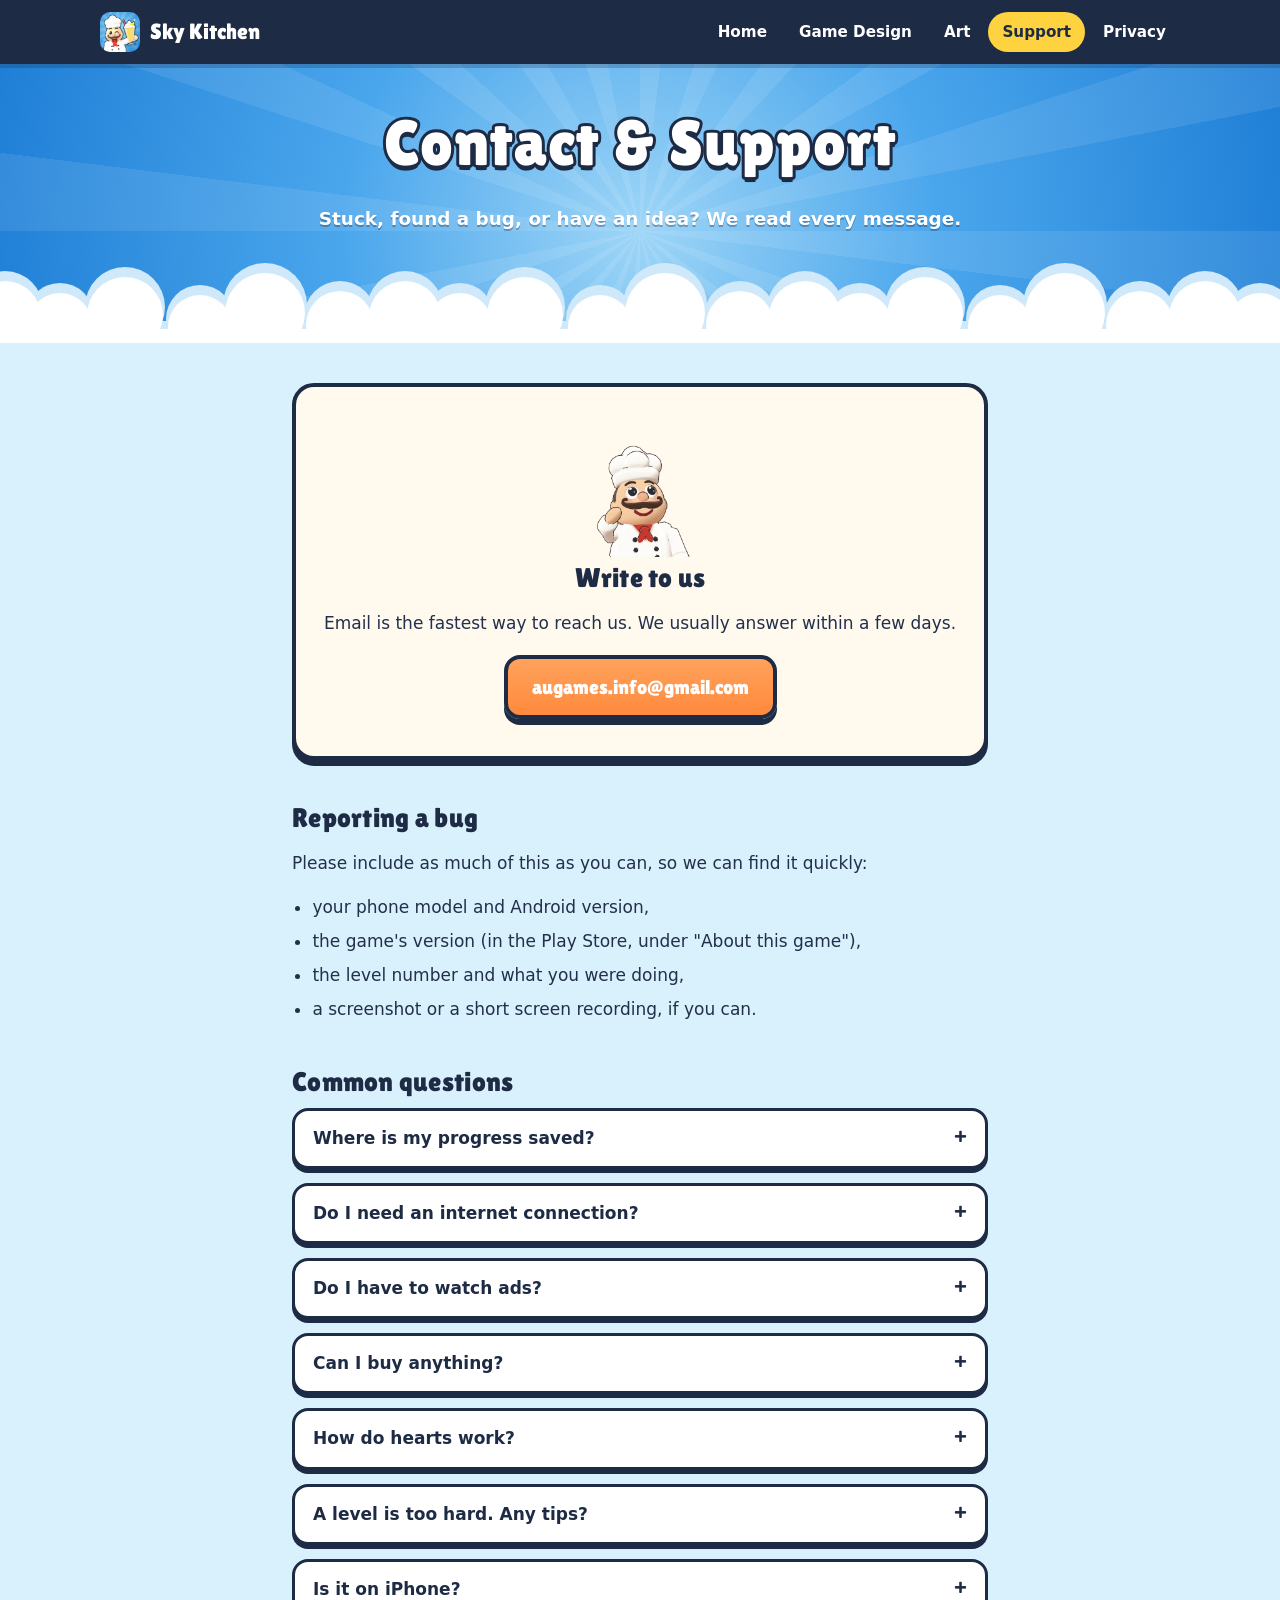
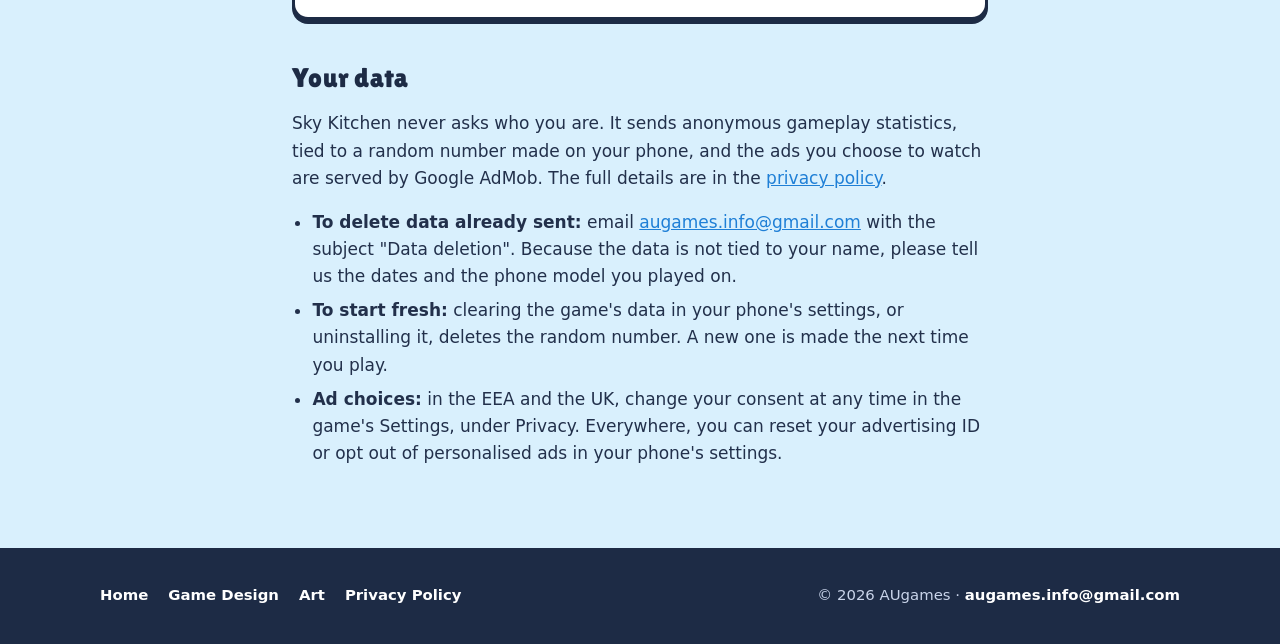
<file: support.html>
<!doctype html>
<html lang="en">
<head>
<meta charset="utf-8">
<meta name="viewport" content="width=device-width, initial-scale=1">
<title>Contact &amp; Support – Sky Kitchen</title>
<meta name="description" content="Get help with Sky Kitchen: contact, common questions, bug reports and data deletion.">
<link rel="icon" href="favicon.png">
<link rel="stylesheet" href="css/site.css">
<script src="js/site.js" defer></script>
</head>
<body>

<header class="topbar">
  <div class="wrap">
    <a class="brand" href="./"><img src="img/icon.webp" alt=""><span>Sky Kitchen</span></a>
    <button class="menu-toggle" aria-expanded="false" aria-controls="nav">Menu</button>
    <nav class="nav" id="nav">
      <a href="./">Home</a>
      <a href="design.html">Game Design</a>
      <a href="art.html">Art</a>
      <a href="support.html" aria-current="page">Support</a>
      <a href="privacy/">Privacy</a>
    </nav>
  </div>
</header>

<main>
  <section class="sky page-head">
    <div class="wrap">
      <h1 class="outlined">Contact &amp; Support</h1>
      <p>Stuck, found a bug, or have an idea? We read every message.</p>
    </div>
    <div class="clouds"></div>
  </section>

  <section class="block" style="padding-top:40px">
    <div class="wrap prose">
      <div class="card" style="text-align:center">
        <img src="img/renders/chef-wave-face-cutout.webp" alt="" style="width:150px;margin:0 auto 6px">
        <h2 style="margin-top:0">Write to us</h2>
        <p>Email is the fastest way to reach us. We usually answer within a few days.</p>
        <p><a class="btn orange" href="mailto:augames.info@gmail.com?subject=Sky%20Kitchen">augames.info@gmail.com</a></p>
      </div>

      <h2>Reporting a bug</h2>
      <p>Please include as much of this as you can, so we can find it quickly:</p>
      <ul>
        <li>your phone model and Android version,</li>
        <li>the game's version (in the Play Store, under "About this game"),</li>
        <li>the level number and what you were doing,</li>
        <li>a screenshot or a short screen recording, if you can.</li>
      </ul>

      <h2>Common questions</h2>
      <details class="faq"><summary>Where is my progress saved?</summary><div>On your phone only. There are no accounts and no cloud saves, so uninstalling the game or clearing its data in your phone's settings starts it again from level 1.</div></details>
      <details class="faq"><summary>Do I need an internet connection?</summary><div>No. Sky Kitchen plays fully offline. You only need a connection to watch an optional reward ad.</div></details>
      <details class="faq"><summary>Do I have to watch ads?</summary><div>Never. Ads appear only when you choose to watch one for a reward: free coins in the market, more time when the clock runs out, or a heart when you have none left. There are no banners and no ads that appear by themselves.</div></details>
      <details class="faq"><summary>Can I buy anything?</summary><div>No. There are no purchases in Sky Kitchen. Coins are earned by playing.</div></details>
      <details class="faq"><summary>How do hearts work?</summary><div>You have up to five hearts, and one comes back every 10 minutes. A heart is spent only when you give up a lost level, not when the clock runs out, because you are offered a continue first. A heart can also be bought with 150 coins, or for watching an ad when you have none left.</div></details>
      <details class="faq"><summary>A level is too hard. Any tips?</summary><div>Stop the clock and look: food freezes in mid-air, and you can build without pressure. Tap <strong>Analyze</strong> to watch the line at half speed. Every tool can be moved, turned or taken back for free, so try every idea. And if a level keeps beating you, tell us: we tune levels that too many players get stuck on.</div></details>
      <details class="faq"><summary>Is it on iPhone?</summary><div>Not yet. Sky Kitchen is on Android, on Google Play.</div></details>

      <h2 id="data">Your data</h2>
      <p>Sky Kitchen never asks who you are. It sends anonymous gameplay statistics, tied to a random number made on your phone, and the ads you choose to watch are served by Google AdMob. The full details are in the <a href="privacy/">privacy policy</a>.</p>
      <ul>
        <li><strong>To delete data already sent:</strong> email <a href="mailto:augames.info@gmail.com?subject=Sky%20Kitchen%20data%20deletion">augames.info@gmail.com</a> with the subject "Data deletion". Because the data is not tied to your name, please tell us the dates and the phone model you played on.</li>
        <li><strong>To start fresh:</strong> clearing the game's data in your phone's settings, or uninstalling it, deletes the random number. A new one is made the next time you play.</li>
        <li><strong>Ad choices:</strong> in the EEA and the UK, change your consent at any time in the game's Settings, under Privacy. Everywhere, you can reset your advertising ID or opt out of personalised ads in your phone's settings.</li>
      </ul>
    </div>
  </section>
</main>

<footer class="site">
  <div class="wrap">
    <div class="links">
      <a href="./">Home</a>
      <a href="design.html">Game Design</a>
      <a href="art.html">Art</a>
      <a href="privacy/">Privacy Policy</a>
    </div>
    <div class="copy">&copy; <span data-year>2026</span> AUgames &middot; <a href="mailto:augames.info@gmail.com">augames.info@gmail.com</a></div>
  </div>
</footer>
</body>
</html>
</file>
<file: css/site.css>
/* Sky Kitchen website. The look follows the game's store art: a blue sky with rays, white
   clouds, dark navy outlines, Lilita One for every heading, chunky cards that sit on a hard shadow
   the way the game's buttons do. */

@font-face {
  font-family: "Lilita One";
  src: url("../fonts/LilitaOne-Regular.ttf") format("truetype");
  font-display: swap;
}

:root {
  --navy: #1d2b45;
  --navy-soft: #3a4a68;
  --sky-deep: #1f7fd6;
  --sky: #4aa6ec;
  --sky-light: #9fd6f7;
  --sky-pale: #d9f0fd;
  --cream: #fff9ee;
  --yellow: #ffd23f;
  --orange: #ff8a3d;
  --green: #4cc34a;
  --green-dark: #2f8f2e;
  --pink: #ff6f9c;
  --text: #22304b;
  --muted: #5b6886;
  --radius: 22px;
  --shadow: 0 6px 0 var(--navy);
  --max: 1120px;
  --render-sky: #8fc4e3;   /* the level camera's sky, which every render is shot on */
}

* { box-sizing: border-box; }
html { scroll-behavior: smooth; }
body {
  margin: 0;
  color: var(--text);
  background: var(--sky-pale);
  font: 17px/1.6 system-ui, -apple-system, "Segoe UI", Roboto, sans-serif;
}
img { max-width: 100%; display: block; }
a { color: var(--sky-deep); }

h1, h2, h3, .display {
  font-family: "Lilita One", system-ui, sans-serif;
  font-weight: 400;
  letter-spacing: 0.01em;
  line-height: 1.1;
  margin: 0 0 0.4em;
}
.outlined {
  color: #fff;
  -webkit-text-stroke: 6px var(--navy);
  paint-order: stroke fill;
  text-shadow: 0 5px 0 var(--navy);
}
.outlined.yellow { color: var(--yellow); }

.wrap { max-width: var(--max); margin: 0 auto; padding: 0 20px; }

/* ---------- top bar ---------- */
.topbar {
  position: sticky; top: 0; z-index: 20;
  background: var(--navy);
  box-shadow: 0 4px 0 rgba(29, 43, 69, 0.25);
}
.topbar .wrap { display: flex; align-items: center; gap: 16px; height: 64px; }
.brand { display: flex; align-items: center; gap: 10px; text-decoration: none; color: #fff; }
.brand img { width: 40px; height: 40px; border-radius: 10px; }
.brand span { font-family: "Lilita One", sans-serif; font-size: 1.4rem; }
.nav { margin-left: auto; display: flex; gap: 4px; flex-wrap: wrap; }
.nav a {
  color: #fff; text-decoration: none; font-weight: 700; font-size: 0.95rem;
  padding: 8px 14px; border-radius: 999px;
}
.nav a:hover { background: rgba(255, 255, 255, 0.12); }
.nav a[aria-current="page"] { background: var(--yellow); color: var(--navy); }
.menu-toggle { display: none; }

@media (max-width: 760px) {
  .menu-toggle {
    display: block; margin-left: auto; background: none; border: 0; color: #fff;
    font: 700 1rem system-ui, sans-serif; padding: 8px 12px; cursor: pointer;
  }
  .nav {
    display: none; position: absolute; top: 64px; left: 0; right: 0;
    flex-direction: column; background: var(--navy); padding: 8px 16px 16px;
  }
  .nav.open { display: flex; }
}

/* ---------- sky sections ---------- */
.sky {
  position: relative; overflow: hidden; color: #fff;
  background:
    repeating-conic-gradient(from 0deg at 50% 60%, rgba(255,255,255,0.09) 0deg 7deg, transparent 7deg 18deg),
    radial-gradient(circle at 50% 60%, var(--sky-light), var(--sky) 45%, var(--sky-deep));
}
.clouds {
  position: absolute; left: 0; right: 0; bottom: -2px; height: 90px;
  background: url("../img/clouds.svg") repeat-x bottom / auto 90px;
  pointer-events: none;
}
.floaty { position: absolute; width: 120px; opacity: 0.9; animation: drift 28s linear infinite; }
@keyframes drift { from { transform: translateX(-160px); } to { transform: translateX(calc(100vw + 160px)); } }
@media (prefers-reduced-motion: reduce) { .floaty, .bob { animation: none !important; } }

.hero { padding: 48px 0 120px; }
.sky .wrap { position: relative; z-index: 1; }
.hero .wrap { display: grid; grid-template-columns: 1.1fr 0.9fr; gap: 40px; align-items: center; }
.hero-logo { width: min(420px, 90%); margin: 0 0 12px; filter: drop-shadow(0 8px 0 rgba(29,43,69,0.25)); }
.hero p.lead { font-size: 1.3rem; font-weight: 600; max-width: 30em; text-shadow: 0 2px 0 rgba(29,43,69,0.35); }
.hero .actions { display: flex; gap: 14px; flex-wrap: wrap; margin-top: 22px; }
@media (max-width: 860px) {
  .hero .wrap { grid-template-columns: 1fr; text-align: center; }
  .hero-logo { margin: 0 auto 12px; }
  .hero p.lead { margin: 0 auto; }
  .hero .actions { justify-content: center; }
}

.phone {
  width: min(300px, 80vw); margin: 0 auto; padding: 12px;
  background: var(--navy); border-radius: 38px; box-shadow: 0 10px 0 rgba(29,43,69,0.35);
}
.phone video, .phone img { width: 100%; border-radius: 28px; aspect-ratio: 9 / 16; object-fit: cover; background: var(--sky); }

/* ---------- buttons ---------- */
.btn {
  display: inline-flex; align-items: center; gap: 10px;
  font-family: "Lilita One", sans-serif; font-size: 1.25rem; text-decoration: none;
  color: #fff; padding: 12px 24px; border-radius: 16px;
  border: 4px solid var(--navy); box-shadow: 0 6px 0 var(--navy);
  transition: transform 0.08s, box-shadow 0.08s;
}
.btn:active { transform: translateY(5px); box-shadow: 0 1px 0 var(--navy); }
.btn.green { background: linear-gradient(var(--green), var(--green-dark)); }
.btn.orange { background: linear-gradient(#ffa25c, var(--orange)); }
.btn.white { background: #fff; color: var(--navy); }
.btn svg { width: 26px; height: 26px; }
.btn small { display: block; font: 700 0.65rem system-ui, sans-serif; letter-spacing: 0.08em; opacity: 0.9; }

/* ---------- content sections ---------- */
section.block { padding: 64px 0; }
section.block.alt { background: #fff; }
.section-title { text-align: center; font-size: clamp(2rem, 5vw, 3rem); margin-bottom: 8px; }
.section-sub { text-align: center; color: var(--muted); max-width: 40em; margin: 0 auto 36px; }

.card {
  background: var(--cream); border: 4px solid var(--navy); border-radius: var(--radius);
  box-shadow: var(--shadow); padding: 20px;
}
.grid { display: grid; gap: 24px; }
.grid.two { grid-template-columns: repeat(auto-fit, minmax(min(420px, 100%), 1fr)); }
.grid.three { grid-template-columns: repeat(auto-fit, minmax(min(300px, 100%), 1fr)); }
.grid.four { grid-template-columns: repeat(auto-fit, minmax(min(220px, 100%), 1fr)); }
.grid.six { grid-template-columns: repeat(auto-fit, minmax(min(130px, 100%), 1fr)); gap: 16px; }

/* An item: picture on a sky tile, name, tags, a few lines. */
.item { display: flex; flex-direction: column; }
.item .pic {
  border-radius: 16px; border: 3px solid var(--navy); overflow: hidden;
  background: var(--render-sky);
  aspect-ratio: 1; margin-bottom: 14px;
}
.item .pic img { width: 100%; height: 100%; object-fit: contain; }
.item .pic.flat img { padding: 14%; }
.item h3 { font-size: 1.5rem; margin-bottom: 6px; color: var(--navy); }
.item p { margin: 0 0 0.6em; font-size: 0.97rem; }
.item p:last-child { margin-bottom: 0; }
.tags { display: flex; flex-wrap: wrap; gap: 6px; margin-bottom: 10px; }
.tag {
  font: 800 0.72rem system-ui, sans-serif; letter-spacing: 0.04em; text-transform: uppercase;
  padding: 3px 10px; border-radius: 999px; background: var(--navy); color: #fff;
}
.tag.yellow { background: var(--yellow); color: var(--navy); }
.tag.green { background: var(--green); }
.tag.orange { background: var(--orange); }
.tag.pink { background: var(--pink); }

/* Small food tiles. */
.food { text-align: center; }
.food .pic {
  background: #fff; border: 3px solid var(--navy); border-radius: 18px; aspect-ratio: 1;
  display: grid; place-items: center; box-shadow: 0 4px 0 var(--navy); margin-bottom: 8px;
}
.food .pic img { width: 78%; }
.food .pic.render { background: var(--render-sky); overflow: hidden; }
.food .pic.render img { width: 100%; }
.food b { font-family: "Lilita One", sans-serif; font-weight: 400; font-size: 1.1rem; color: var(--navy); display: block; }
.food span { font-size: 0.85rem; color: var(--muted); }

/* Steps of the loop. */
.steps { counter-reset: step; }
.step { position: relative; padding-top: 34px; text-align: center; }
.step::before {
  counter-increment: step; content: counter(step);
  position: absolute; top: -22px; left: 50%; transform: translateX(-50%);
  width: 52px; height: 52px; border-radius: 50%; display: grid; place-items: center;
  background: var(--yellow); border: 4px solid var(--navy);
  font: 1.6rem "Lilita One", sans-serif; color: var(--navy);
}
.step img { width: 96px; height: 96px; object-fit: contain; margin: 0 auto 8px; }
.step h3 { color: var(--navy); font-size: 1.35rem; }

/* Recipes: icons in a row. */
.recipe {
  display: flex; align-items: center; justify-content: center; gap: 8px; flex-wrap: wrap;
  background: #fff; border: 3px solid var(--navy); border-radius: 18px; padding: 10px 14px;
  box-shadow: 0 4px 0 var(--navy);
}
.recipe img { width: 64px; height: 64px; }
.recipe .op { font: 1.8rem "Lilita One", sans-serif; color: var(--navy); }
.recipe .x2 { font: 1.1rem "Lilita One", sans-serif; color: var(--pink); margin-left: -10px; align-self: flex-end; }
.recipe .label { flex-basis: 100%; text-align: center; font-weight: 800; color: var(--navy); font-size: 0.95rem; }
.recipes { display: grid; gap: 18px; grid-template-columns: repeat(auto-fit, minmax(min(300px, 100%), 1fr)); }

/* Screenshots strip. */
.strip { display: flex; gap: 18px; overflow-x: auto; scroll-snap-type: x mandatory; padding: 8px 4px 22px; }
.strip img {
  flex: 0 0 auto; width: 220px; border-radius: 20px; border: 4px solid var(--navy);
  box-shadow: var(--shadow); scroll-snap-align: center;
}

/* Fact chips. */
.facts { display: flex; flex-wrap: wrap; justify-content: center; gap: 14px; }
.fact {
  background: #fff; border: 4px solid var(--navy); border-radius: 18px; box-shadow: var(--shadow);
  padding: 12px 20px; text-align: center; min-width: 150px;
}
.fact b { display: block; font: 1.9rem "Lilita One", sans-serif; color: var(--sky-deep); line-height: 1.1; }
.fact span { font-weight: 700; font-size: 0.85rem; color: var(--muted); text-transform: uppercase; letter-spacing: 0.05em; }

/* Tables. */
table.plain { width: 100%; border-collapse: separate; border-spacing: 0; background: #fff; border: 4px solid var(--navy); border-radius: 18px; overflow: hidden; box-shadow: var(--shadow); }
table.plain th, table.plain td { padding: 12px 16px; text-align: left; border-bottom: 2px solid #e3ecf6; vertical-align: top; }
table.plain tr:last-child td { border-bottom: 0; }
table.plain th { background: var(--navy); color: #fff; font: 1.05rem "Lilita One", sans-serif; font-weight: 400; }
table.plain td.num { font-family: "Lilita One", sans-serif; color: var(--sky-deep); font-size: 1.15rem; white-space: nowrap; }
.table-scroll { overflow-x: auto; padding-bottom: 8px; }

/* Design doc layout: the contents as a row of pills over the full-width text, so the level map
   has room for ten squares across. */
.doc { display: block; }
.toc { display: flex; flex-wrap: wrap; justify-content: center; gap: 8px; margin-bottom: 48px; }
.toc b { display: none; }
.toc a {
  padding: 6px 14px; border-radius: 999px; color: var(--navy); text-decoration: none; font-weight: 700;
  font-size: 0.93rem; background: #fff; border: 2px solid var(--navy);
}
.toc a:hover { background: var(--yellow); }
.doc section { scroll-margin-top: 84px; margin-bottom: 64px; }
.doc h2 { font-size: clamp(1.9rem, 4vw, 2.6rem); color: var(--navy); }
.doc h2 .num { color: var(--sky-deep); margin-right: 8px; }
.doc .intro { font-size: 1.08rem; max-width: 46em; margin-bottom: 26px; }

/* The level map: levels 1-50 as a 10 x 5 board of squares, each saying what it unlocks.
   A level that brings something new is the level camera's sky blue; a practice level is pale. */
.levelmap { display: grid; grid-template-columns: repeat(10, 1fr); gap: 10px; }
.lv {
  position: relative; aspect-ratio: 1; border: 3px solid var(--navy); border-radius: 14px; overflow: hidden;
  background: var(--render-sky); box-shadow: 0 4px 0 var(--navy);
  display: flex; flex-direction: column;
}
.lv .n {
  position: absolute; top: 4px; left: 5px; z-index: 1;
  font: 1.15rem "Lilita One", sans-serif; color: #fff;
  -webkit-text-stroke: 4px var(--navy); paint-order: stroke fill;
}
.lv .pics { flex: 1; display: flex; align-items: center; justify-content: center; min-height: 0; padding: 14px 4px 0; }
.lv .pics img { height: 100%; max-width: 100%; object-fit: contain; min-width: 0; }
.lv .pics img + img { margin-left: -12%; }
.lv .what {
  background: var(--navy); color: #fff; text-align: center; font-weight: 800; font-size: 0.66rem;
  line-height: 1.15; padding: 4px 2px 5px; letter-spacing: 0.01em;
}
.lv.tool .what { background: var(--orange); }
.lv.food .what { background: var(--green-dark); }
.lv.power .what { background: #d6457a; }
.lv.practice { background: #f3f8fc; box-shadow: 0 4px 0 #b9c7d9; border-color: #b9c7d9; }
.lv.practice .n { -webkit-text-stroke: 4px #b9c7d9; }
.lv.practice .pics { font: 0.75rem system-ui, sans-serif; font-weight: 700; color: #9aa9bf; align-items: flex-end; padding-bottom: 10px; }
.lv.final { background: linear-gradient(var(--yellow), #ffb238); }
.legend { display: flex; flex-wrap: wrap; gap: 8px 18px; justify-content: center; margin-top: 22px; font-weight: 700; font-size: 0.9rem; color: var(--navy); }
.legend span::before { content: ""; display: inline-block; width: 14px; height: 14px; border-radius: 4px; margin-right: 6px; vertical-align: -2px; background: var(--c); border: 2px solid var(--navy); }
@media (max-width: 760px) {
  .levelmap { grid-template-columns: repeat(5, 1fr); }
  .lv .what { font-size: 0.72rem; }
}

.pillars { display: grid; gap: 18px; grid-template-columns: repeat(auto-fit, minmax(min(320px, 100%), 1fr)); }
.pillar h3 { color: var(--navy); font-size: 1.35rem; }
.pillar .icon { font: 2.2rem "Lilita One", sans-serif; color: var(--sky-deep); line-height: 1; margin-bottom: 6px; }

.note {
  background: #fff; border-left: 8px solid var(--yellow); border-radius: 12px;
  padding: 14px 18px; margin: 20px 0; box-shadow: 0 3px 0 rgba(29,43,69,0.15);
}

/* Gallery. */
.gallery { display: grid; gap: 18px; grid-template-columns: repeat(auto-fill, minmax(min(170px, 100%), 1fr)); }
.gallery figure { margin: 0; }
.gallery figure img {
  width: 100%; aspect-ratio: 1; object-fit: contain; border-radius: 16px; border: 3px solid var(--navy);
  background: var(--render-sky);
}
.gallery figure img.flat { padding: 12%; }
.gallery figcaption { text-align: center; font-weight: 800; color: var(--navy); font-size: 0.9rem; margin-top: 6px; }
.gallery.tall, .gallery.fit { grid-template-columns: repeat(auto-fit, minmax(min(150px, 100%), 1fr)); }
.gallery.tall figure img { aspect-ratio: 3 / 4; object-fit: contain; background: linear-gradient(var(--sky-light), var(--sky)); }
.gallery.wide { grid-template-columns: repeat(auto-fill, minmax(min(260px, 100%), 1fr)); }
.gallery.wide figure img { aspect-ratio: 5 / 6; object-fit: cover; }
.gallery.screens { grid-template-columns: repeat(auto-fill, minmax(min(180px, 100%), 1fr)); }
.gallery.screens figure img { aspect-ratio: 9 / 16; object-fit: cover; }

.bob { animation: bob 3.2s ease-in-out infinite; }
@keyframes bob { 50% { transform: translateY(-10px); } }

/* Prose pages: privacy, support. */
.prose { max-width: 46rem; margin: 0 auto; }
.prose h2 { color: var(--navy); font-size: 1.7rem; margin-top: 1.6em; }
.prose ul { padding-left: 1.2em; }
.prose li { margin-bottom: 0.4em; }
.prose .summary { border-left: 8px solid var(--orange); background: #fff; border-radius: 12px; padding: 14px 18px; }
.page-head { padding: 44px 0 110px; text-align: center; }
.page-head h1 { font-size: clamp(2.4rem, 7vw, 4rem); }
.page-head p { font-weight: 600; font-size: 1.15rem; text-shadow: 0 2px 0 rgba(29,43,69,0.35); margin: 0; }

details.faq {
  background: #fff; border: 3px solid var(--navy); border-radius: 16px; margin-bottom: 14px;
  box-shadow: 0 4px 0 var(--navy);
}
details.faq summary { cursor: pointer; padding: 14px 18px; font-weight: 800; color: var(--navy); list-style: none; }
details.faq summary::after { content: "+"; float: right; font: 1.4rem "Lilita One", sans-serif; line-height: 1; }
details.faq[open] summary::after { content: "–"; }
details.faq div { padding: 0 18px 14px; }

/* ---------- footer ---------- */
footer.site {
  background: var(--navy); color: #c9d4ea; padding: 36px 0; font-size: 0.93rem;
}
footer.site .wrap { display: flex; flex-wrap: wrap; gap: 18px 32px; align-items: center; }
footer.site a { color: #fff; text-decoration: none; font-weight: 700; }
footer.site a:hover { text-decoration: underline; }
footer.site .links { display: flex; gap: 20px; flex-wrap: wrap; }
footer.site .copy { margin-left: auto; }
</file>
